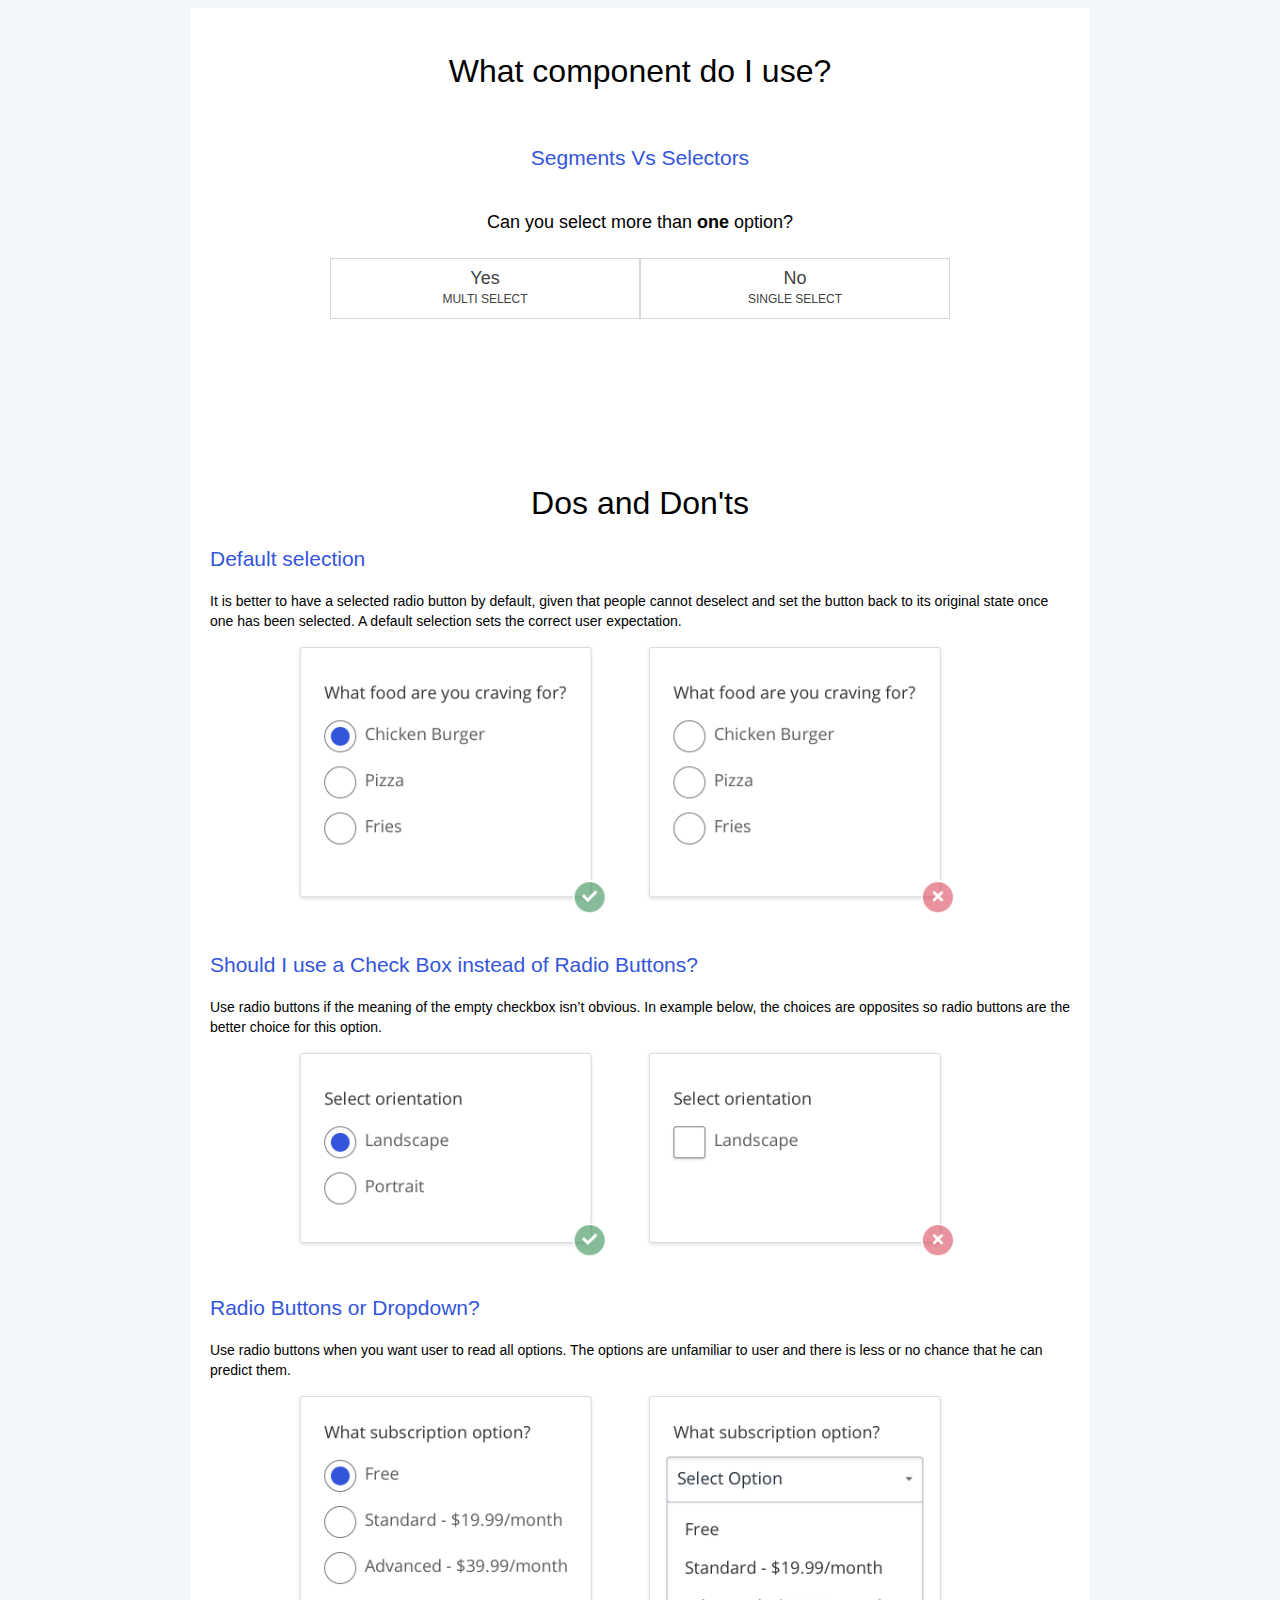
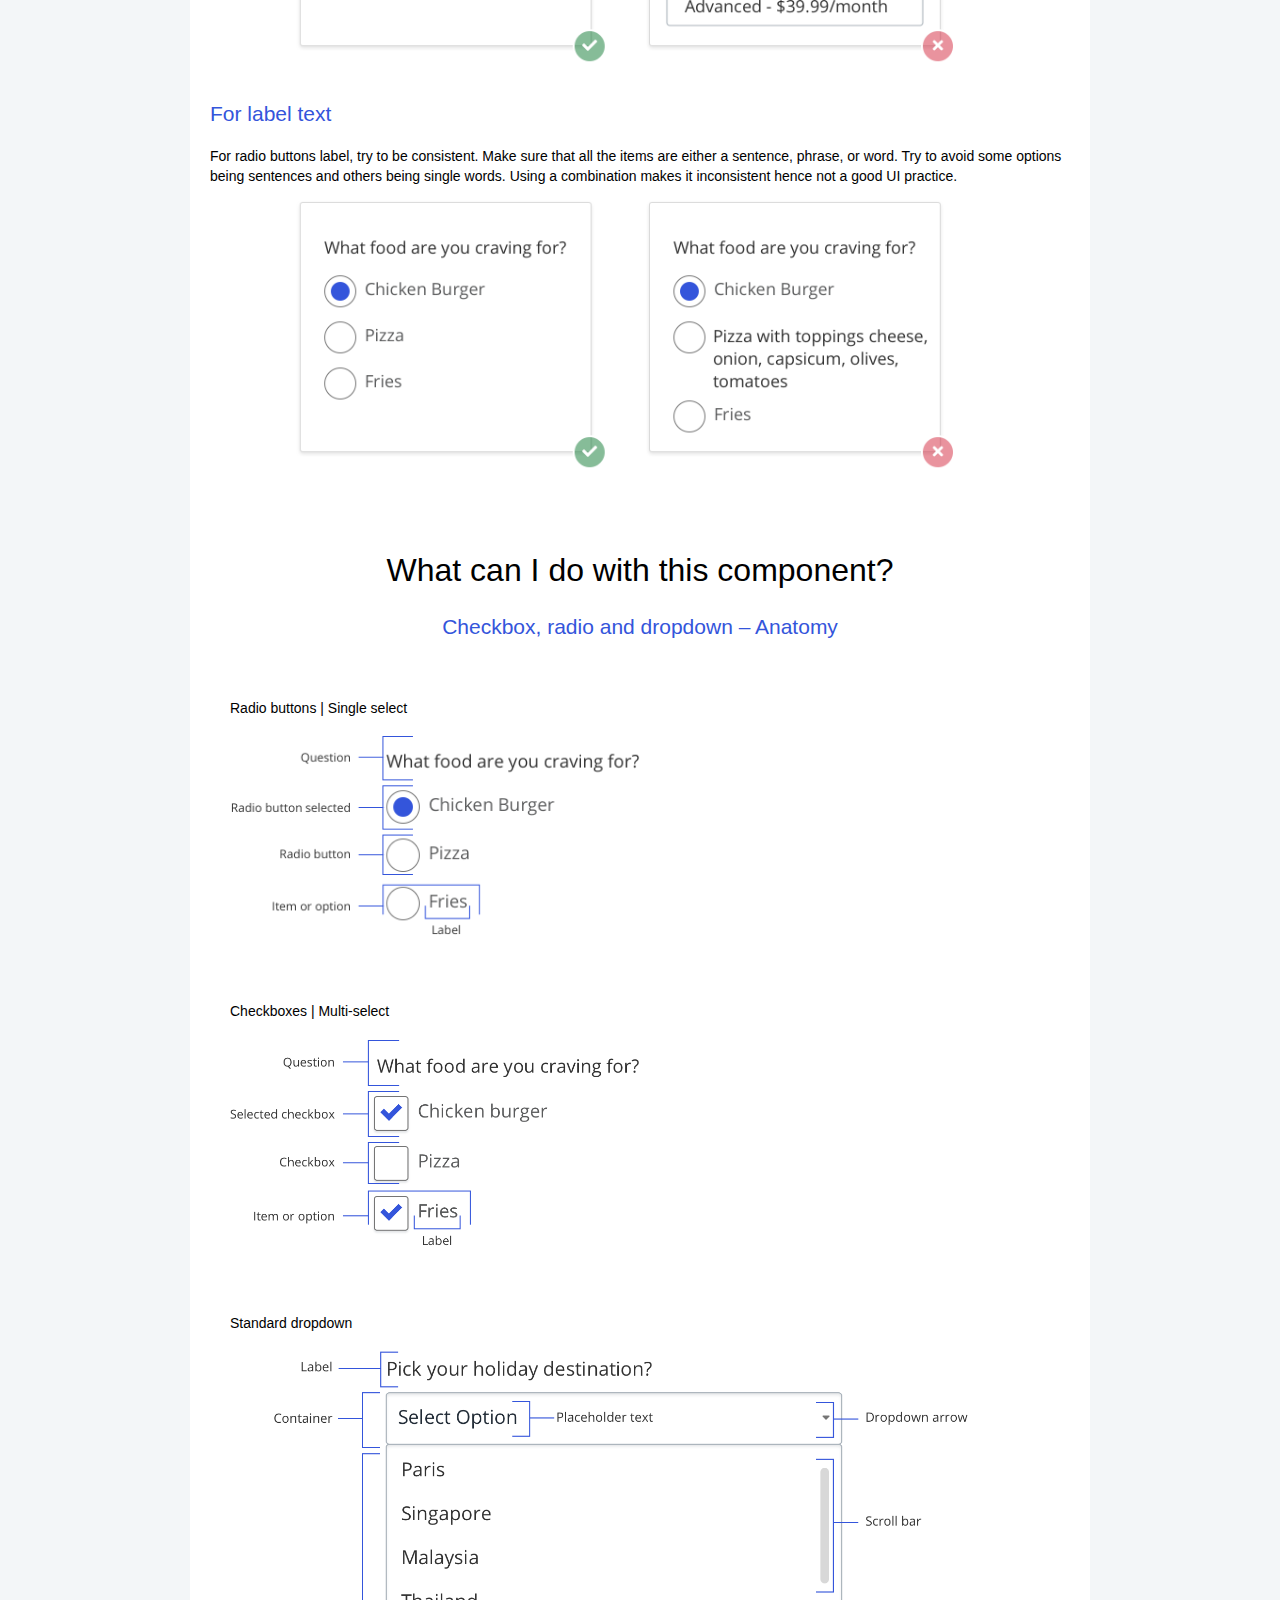
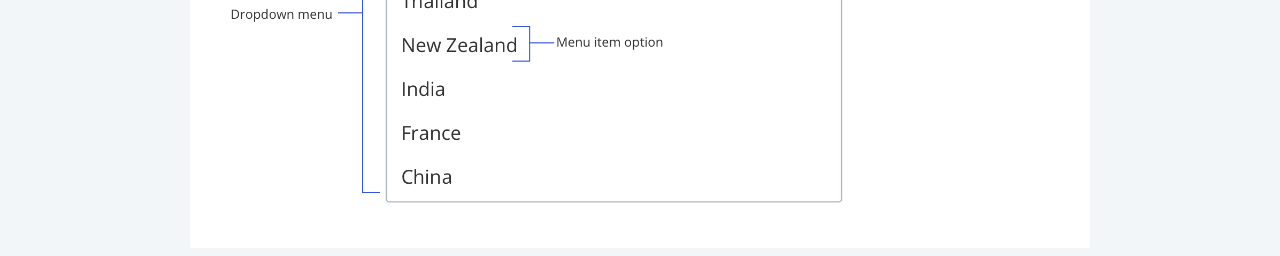
<file: designsystem/index.html>
<!DOCTYPE html>
<html lang="en">

<head>
    <link href="https://cdnjs.cloudflare.com/ajax/libs/font-awesome/4.2.0/css/font-awesome.min.css">
    <link rel="stylesheet" href="main.css">
</head>

<body>
   <section class="decision-tree" style="min-height: 267px;">
        <div class="full-width-bg-white cushion-top-bottom">
            <div class="container text-center text-left-mobile cushion-bottom" style="background: white">
                 <h1>What component do I use?</h1>
                <h2><br>Segments Vs Selectors</h2>
                <div id="q1" class="visible">
                    <div class="max-620 question">
                        Can you select more than <b>one</b> option?<br><br>
                        <div class="btn-group btn-group-justified available-answers">
                            <div class="btn btn-radio btn-block no-icons">
                                <input type="radio" name="q1" id="answer-1-a" value="q1-option1">
                                <label for="answer-1-a" class="">
                                    Yes
                                    <br>
                                    <span>Multi select</span>
                                </label>
                            </div>
                            <div class="btn btn-radio btn-block no-icons">
                                <input type="radio" name="q1" id="answer-1-b" value="q1-option2">
                                <label for="answer-1-b" class="">
                                    No
                                    <br>
                                    <span>Single select</span>
                                </label>
                            </div>
                        </div>
                    </div>
                </div>

                <!--CHECKBOX | YES-->

                <div id="q1-option1" class="hidden">
                    <svg version="1.1" xmlns="http://www.w3.org/2000/svg" class="connector connector-2-left max-620">

                        <line x1="25%" y1="0%" x2="25%" y2="30%" class="connector-line"></line>
                        <line x1="25%" y1="30%" x2="50%" y2="65%" class="connector-line"></line>
                        <line x1="50%" y1="65%" x2="50%" y2="100%" class="connector-line"></line>
                    </svg>
                    <div class="max-620 question">
                        How many options can you select from?
                        <br><br>

                        <div class="btn-group btn-group-justified available-answers">
                            <div class="btn btn-radio btn-block no-icons">
                                <input type="radio" name="q1a" id="answer-1a-a" value="a1a">
                                <label for="answer-1a-a" class="">2-3 options</label>
                            </div>
                            <div class="btn btn-radio btn-block no-icons">
                                <input type="radio" name="q1a" id="answer-1a-b" value="a1b">
                                <label for="answer-1a-b" class="">4-7 options</label>
                            </div>
                            <div class="btn btn-radio btn-block no-icons">
                                <input type="radio" name="q1a" id="answer-1a-c" value="a1c">
                                <label for="answer-1a-c" class="">> 8 options</label>
                            </div>
                            <div class="btn btn-radio btn-block no-icons">
                                <input type="radio" name="q1a" id="answer-1a-d" value="a1d">
                                <label for="answer-1a-d" class="">> 16 options</label>
                            </div>
                        </div>
                    </div>
                </div>

                <div id="a1a" class="hidden">
                    <svg version="1.1" xmlns="http://www.w3.org/2000/svg" class="connector connector-2-left max-620">
                        <line x1="12.5%" y1="0%" x2="12.5%" y2="30%" class="connector-line"></line>
                        <line x1="12.5%" y1="30%" x2="50%" y2="65%" class="connector-line"></line>
                        <line x1="50%" y1="65%" x2="50%" y2="100%" class="connector-line"></line>
                    </svg>

                    <div class="answer max-620">
                        <h3>Checkbox list</h3>
                        <p>Checkboxes are used when there are lists of options and the user may select any number of choices. Each checkbox is independent of all other checkboxes in the list, so checking one box doesn't uncheck the others.</p>
                        <h2 style="text-align: left; ">For example</h2>
                        <img src="images/checkbox-list.gif" style="max-width:70%">
                        
                        <h3>Checkbox icon list</h3>
                        <p>Our brains process visual images significantly faster than text. Icon/visual selector are immediately recognisable without the need of much explanation. </p>
                        <h2 style="text-align: left; margin: 0">For example</h2>
                        <img src="images/checkbox-icon.png" style="max-width:100%">
                    </div>
                </div>

                <div id="a1b" class="hidden">
                    <svg version="1.1" xmlns="http://www.w3.org/2000/svg" class="connector connector-3-right max-620">
                        <line x1="37.5%" y1="0%" x2="37.5%" y2="30%" class="connector-line"></line>
                        <line x1="37.5%" y1="30%" x2="50%" y2="65%" class="connector-line"></line>
                        <line x1="50%" y1="65%" x2="50%" y2="100%" class="connector-line"></line>
                    </svg>

                    <div class="answer max-620">
                        <h3>Checkbox list</h3>
                        <p>Checkboxes are used when there are lists of options and the user may select any number of choices. Each checkbox is independent of all other checkboxes in the list, so checking one box doesn't uncheck the others.</p>
                        <h2 style="text-align: left; margin: 0">For example</h2>
                        <img src="images/checkbox-4to7.png" style="max-width:70%">
                    </div>
                </div>
                
                <div id="a1c" class="hidden">
                    <svg version="1.1" xmlns="http://www.w3.org/2000/svg" class="connector connector-3-right max-620">
                        <line x1="62.5%" y1="0%" x2="62.5%" y2="30%" class="connector-line"></line>
                        <line x1="62.5%" y1="30%" x2="50%" y2="65%" class="connector-line"></line>
                        <line x1="50%" y1="65%" x2="50%" y2="100%" class="connector-line"></line>
                    </svg>

                    <div class="answer max-620">
                        <h3>Multiple selection</h3>
                        <p>Multi selection can be used when a user wants to store multiple values for the same record. </p>
                        <h2 style="text-align: left; margin: 0px ">For example</h2>
                        <img src="multi-select.gif" style="max-width:100%">
                    </div>
                </div>
            <div id="a1d" class="hidden">
                    <svg version="1.1" xmlns="http://www.w3.org/2000/svg" class="connector connector-3-right max-620">
                        <line x1="87.5%" y1="0%" x2="87.5%" y2="30%" class="connector-line"></line>
                        <line x1="87.5%" y1="30%" x2="50%" y2="65%" class="connector-line"></line>
                        <line x1="50%" y1="65%" x2="50%" y2="100%" class="connector-line"></line>
                    </svg>

                    <div class="answer max-620">
                        <h3>Multiple search selection</h3>
                        <p>A selection dropdown can allow a user to search through a large list of choices.</p>
                        <h2 style="text-align: left; margin: 0px ">For example</h2>
                        <img src="images/multiple-search-select.gif" style="max-width:100%">
                    </div>
                </div>

                <!--RADIO | NO-->

                <div id="q1-option2" class="hidden">
                    <svg version="1.1" xmlns="http://www.w3.org/2000/svg" class="connector connector-2-right max-620">
                        <line x1="83.3%" y1="0%" x2="83.3%" y2="30%" class="connector-line"></line>
                        <line x1="83.3%" y1="30%" x2="50%" y2="65%" class="connector-line"></line>
                        <line x1="50%" y1="65%" x2="50%" y2="100%" class="connector-line"></line>
                    </svg>

                    <div class="max-620 question">
                        How many options can you select from?<br><br>
                        <div class="btn-group btn-group-justified available-answers">
                            <div class="btn btn-radio btn-block no-icons">
                                <input type="radio" name="q1b" id="question-1b-a" value="q2a">
                                <label for="question-1b-a" class="">2 option</label>
                            </div>
                            <div class="btn btn-radio btn-block no-icons">
                                <input type="radio" name="q1b" id="question-1b-b" value="q2b">
                                <label for="question-1b-b" class="">3-7 options</label>
                            </div>
                            <div class="btn btn-radio btn-block no-icons">
                                <input type="radio" name="q1b" id="question-1b-c" value="q2c">
                                <label for="question-1b-c" class="">> 8 options</label>
                            </div>
                            <div class="btn btn-radio btn-block no-icons">
                                <input type="radio" name="q1b" id="question-1b-d" value="q2d">
                                <label for="question-1b-d" class="">> 16 options</label>
                            </div>
                        </div>
                    </div>
                </div>

                <div id="q2a" class="hidden">
                      <svg version="1.1" xmlns="http://www.w3.org/2000/svg" class="connector connector-2-left max-620">
                        <line x1="12.5%" y1="0%" x2="12.5%" y2="30%" class="connector-line"></line>
                        <line x1="12.5%" y1="30%" x2="50%" y2="65%" class="connector-line"></line>
                        <line x1="50%" y1="65%" x2="50%" y2="100%" class="connector-line"></line>
                    </svg>


                    <div class="max-620 answer">


                        <div class="btn-group btn-group-justified available-answers">
                            <div >
                                <h3>A toggle switch</h3>
                                <p>A toggle switch represents a physical switch and is an “either/or” control<br></p>
                                <img src="images/toggle-yes-no.gif"  style="max-width: 250px">
                                
                            </div>
                            
                            <div >
                                
                                <h3>A stand-alone checkbox</h3>
                                <p>A stand-alone checkbox is usually used at the end of a form to confirm that the user agrees to certain conditions.</p>
                                <img src="images/iagree.gif"  style="max-width: 180px">
                            </div>
                            
                            <div >
                                
                                <h3>Radio icon list</h3>
                        <p>Our brains process visual images significantly faster than text. Icon/visual selector are immediately recognisable without the need of much explanation. </p>
                        <h2 style="text-align: left; margin: 0">For example</h2>
                        <img src="images/radio-icon-2.gif" style="max-width: 80%">
                            </div>
                        </div>
                    </div>
                </div>

                <div id="q2b" class="hidden">
                                     <svg version="1.1" xmlns="http://www.w3.org/2000/svg" class="connector connector-3-right max-620">
                        <line x1="37.5%" y1="0%" x2="37.5%" y2="30%" class="connector-line"></line>
                        <line x1="37.5%" y1="30%" x2="50%" y2="65%" class="connector-line"></line>
                        <line x1="50%" y1="65%" x2="50%" y2="100%" class="connector-line"></line>
                    </svg>

                    <div class="max-620 question">
                        Are the options short (1-2 words)?
                        <br><br>

                        <div class="btn-group btn-group-justified available-answers">
                            <div class="btn btn-radio btn-block no-icons">
                                <input type="radio" name="q2b" id="answer-2b-a" value="a2a">
                                <label for="answer-2b-a" class="">Yes</label>
                            </div>
                            <div class="btn btn-radio btn-block no-icons">
                                <input type="radio" name="q2b" id="answer-2b-b" value="a2b">
                                <label for="answer-2b-b" class="">No</label>
                            </div>
                        </div>
                    </div>
                </div>

                <div id="a2a" class="hidden">
                    <svg version="1.1" xmlns="http://www.w3.org/2000/svg" class="connector connector-2-left max-620">
                        <line x1="25%" y1="0%" x2="25%" y2="30%" class="connector-line"></line>
                        <line x1="25%" y1="30%" x2="50%" y2="65%" class="connector-line"></line>
                        <line x1="50%" y1="65%" x2="50%" y2="100%" class="connector-line"></line>
                    </svg>

                    <div class="answer max-620">

                        <h3>Segmented Control</h3>
                        <p>A segmented control is a linear set of two or more segments, each of which functions as a mutually exclusive button.</p>
                        <img src="images/segment.gif"  style="width:50%">
                        <br><br>
                        <h3>Radio icon list</h3>
                        <p>Our brains process visual images significantly faster than text. Icon/visual selector are immediately recognisable without the need of much explanation. </p>
                        <h2 style="text-align: left; margin: 0">For example</h2>
                        <img src="images/radio-icon-3.gif" style="max-width:100%">
                    </div>
                </div>

                <div id="a2b" class="hidden">
                    <svg version="1.1" xmlns="http://www.w3.org/2000/svg" class="connector connector-3-right max-620">
                        <line x1="83.3%" y1="0%" x2="83.3%" y2="30%" class="connector-line"></line>
                        <line x1="83.3%" y1="30%" x2="50%" y2="65%" class="connector-line"></line>
                        <line x1="50%" y1="65%" x2="50%" y2="100%" class="connector-line"></line>
                    </svg>

                    <div class="answer max-620">
                        <h3>Radio button list</h3>
                        <p>Radio button lists are used when the user needs to select a single option out of a list of options.</p>
                        <img src="images/radio-list.gif"  style="width:80%">
                    </div>
                </div>

                <div id="q2c" class="hidden">
                   <svg version="1.1" xmlns="http://www.w3.org/2000/svg" class="connector connector-3-right max-620">
                        <line x1="62.5%" y1="0%" x2="62.5%" y2="30%" class="connector-line"></line>
                        <line x1="62.5%" y1="30%" x2="50%" y2="65%" class="connector-line"></line>
                        <line x1="50%" y1="65%" x2="50%" y2="100%" class="connector-line"></line>
                    </svg>

                    <div class="max-620 answer">
                        <h3>Dropdown / Select</h3>
                        <p>A drop-down or select is a list of options that is only revealed when a user interacts by clicking on it</p>
                        <img src="Select.png" style="max-width: 50%">
                    </div>
                </div>
                 <div id="q2d" class="hidden">
                    <svg version="1.1" xmlns="http://www.w3.org/2000/svg" class="connector connector-3-right max-620">
                        <line x1="87.5%" y1="0%" x2="87.5%" y2="30%" class="connector-line"></line>
                        <line x1="87.5%" y1="30%" x2="50%" y2="65%" class="connector-line"></line>
                        <line x1="50%" y1="65%" x2="50%" y2="100%" class="connector-line"></line>
                    </svg>

                    <div class="answer max-620">
                        <h3>Single search selection</h3>
                        <p>A selection dropdown can allow a user to search through a large list of choices.</p>
                        <h2 style="text-align: left; margin: 0px ">For example</h2>
                        <img src="images/search-select1.gif" style="max-width:100%">
                    </div>
                </div>

                <div style="width: 100%; height: 100px;"></div>


            </div>

        </div>
    </section>
    <section>
        <div class="full-width-bg-white cushion-top-bottom">
            <div class="container text-left text-left-mobile cushion-bottom" style="background: white">
                <h1> Dos and Don'ts</h1>
                <div class="do">
                    <h2>Default selection</h2>
                    <p>It is better to have a selected radio button by default, given that people cannot deselect and set the button back to its original state once one has been selected. A default selection sets the correct user expectation.</p>
                    <img src="do1.png" style="max-width:80%" class="img-text-center">
                </div>
                <div class="do">
                    <h2>Should I use a Check Box instead of Radio Buttons?</h2>
                    <p>Use radio buttons if the meaning of the empty checkbox isn’t obvious. In example below, the choices are opposites so radio buttons are the better choice for this option.</p>
                    <img src="do2.png" style="max-width:80%"  class="img-text-center">
                </div>
                <div class="do">
                    <h2>Radio Buttons or Dropdown?</h2>
                    <p>Use radio buttons when you want user to read all options.
                        The options are unfamiliar to user and there is less or no chance that he can predict them.
                    </p>
                    <img src="do3.png" style="max-width:80%"  class="img-text-center">
                </div>
                <div class="do">
                    <h2>For label text</h2>
                    <p>For radio buttons label, try to be consistent. 
Make sure that all the items are either a sentence, phrase, or word. Try to avoid some options being sentences and others being single words. Using a combination makes it inconsistent hence not a good UI practice.
                    </p>
                    <img src="do4.png" style="max-width:80%"  class="img-text-center">
                </div>
            </div>
        </div>

    </section>

   
    
    
    <section>
         <div class="container text-center text-left-mobile cushion-bottom" style="background: white">
           <h1>What can I do with this component?</h1>
             <h2>Checkbox, radio and dropdown – Anatomy</h2>
            <div class="container text-left">
                <h4>Radio buttons | Single select </h4>
                <img src="anatomy-radio.png" class="image-pure" style="max-width:50%">
            </div>
            <div  class="container text-left">
                <h4>Checkboxes | Multi-select </h4>
                <img src="anatomy-checkbox.png" class="image-pure" style="max-width:50%">
            </div>
              <div  class="container text-left">
                <h4>Standard dropdown</h4>
                <img src="anatomy-selectdropdown.png" class="image-pure" style="max-width:90%">
            </div>
        </div>
    </section>


    <section style="display: none">
        <div class="container">
            <h1><br>When to use a radio button</h1>
            <div class="text-left">
                <ul>
                    <li>When you only want the user to select one item</li>
                    <li>If you have fewer than six options</li>
                    <li>When you want to force a selection of one</li>
                    <li>If the question has only two options that are YES/NO</li>
                    <li>If your options are short, consider using multiple choice toggle.</li>
                </ul>
            </div>

        </div>
    </section>
    <section  style="display: none">
        <div class="container">
            <h1><br>When to use checkboxes</h1>
            <div class="text-left">
                <ul>
                    <li>When you want the user to select more than one option or even none</li>
                    <li>When you have to say YES, I have read terms and conditions. </li>

                </ul>
            </div>
            <br><br><br>
        </div>
    </section>
    <script>
        function recordAllAnswers(e) {
            var n = ["q1"],
                t = document.querySelectorAll("input:checked");
            for (i = 0; i < t.length && (n.push(t[i].value), t[i] != e); i++);
            return n
        }

        function renderQuestions(e) {
            hideAllQuestions(), showQuestions(e), setTimeout(function() {
                var i = e.pop(),
                    n = document.getElementById(i).offsetTop;
                $("html, body").animate({
                    scrollTop: n - 200
                })
            }, 50)
        }

        function showQuestions(e) {
            for (i = 0; i < e.length; i++) document.getElementById(e[i]).className = "visible";
            var n = document.querySelectorAll(".hidden input");
            for (i = 0; i < n.length; i++) n[i].checked = !1
        }

        function hideAllQuestions() {
            var e = document.querySelectorAll(".hidden, .visible");
            for (i = 0; i < e.length; i++) e[i].className = "hidden"
        }
        var inputs = document.querySelectorAll(".decision-tree input[type=radio]");
        for (i = 0; i < inputs.length; i++) inputs[i].addEventListener("click", function(e) {
            e || (e = window.event);
            var i = recordAllAnswers(e.target);
            renderQuestions(i)
        });
    </script>



</body></html>
</file>
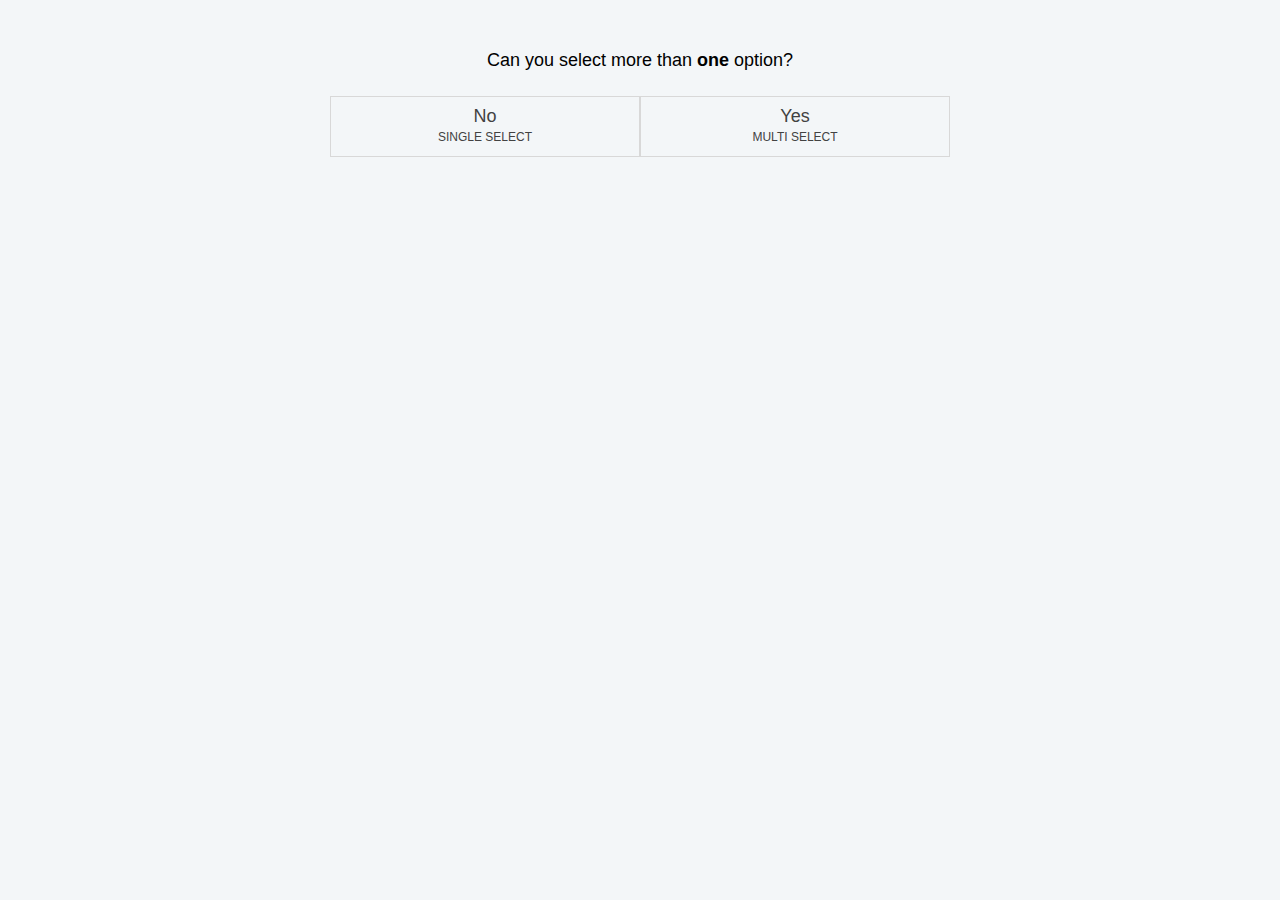
<file: RadioCheckbox/decisiontree.html>
<!DOCTYPE html>
<html lang="en">

<head>
    <link href="https://cdnjs.cloudflare.com/ajax/libs/font-awesome/4.2.0/css/font-awesome.min.css">
    <link rel="stylesheet" href="main.css">
</head>

<body>
    <section id="lisa-recommender" class="decision-tree" style="min-height: 667px;">
        <div class="full-width-bg-white cushion-top-bottom">
            <div class="container text-center text-left-mobile cushion-bottom">

                <div id="q0" class="visible">
                    <div class="max-620 question">
                        Can you select more than <b>one</b> option?<br><br>
                        <div class="btn-group btn-group-justified available-answers">
                            <div class="btn btn-radio btn-block no-icons">
                                <input type="radio" name="q0" id="answer-0-b" value="q0a">
                                <label for="answer-0-b" class="">
                                    No
                                    <br>
                                    <span>Single select</span>
                                </label>
                            </div>
                            <div class="btn btn-radio btn-block no-icons">
                                <input type="radio" name="q0" id="answer-0-a" value="q0b">
                                <label for="answer-0-a" class="">
                                    Yes
                                    <br>
                                    <span>Multi select</span>
                                </label>
                            </div>

                        </div>
                    </div>
                </div>
                <div id="q0a" class="hidden">
                    <svg version="1.1" xmlns="http://www.w3.org/2000/svg" class="connector connector-2-left max-620">
                        <line x1="25%" y1="0%" x2="25%" y2="30%" class="connector-line"></line>
                        <line x1="25%" y1="30%" x2="50%" y2="65%" class="connector-line"></line>
                        <line x1="50%" y1="65%" x2="50%" y2="100%" class="connector-line"></line>
                    </svg>
                    <div class="answer max-620">
                        <p>Unfortunately, you have to be a UK resident for tax purposes to open a Lifetime ISA. However, there are other smart ways to invest and make your money work harder:</p>

                        <section>
                            <div class="row">
                                <div class="col-xs-12 decision-tree-product-card">
                                    <a href="/general-investment-account" target="_blank">
                                        <h3 class="product-title-bar">General investing <span class="svg__inline text pull-right"><svg width="8px" height="12px" viewBox="0 0 11 16" version="1.1" xmlns="http://www.w3.org/2000/svg" xmlns:xlink="http://www.w3.org/1999/xlink">
                                                    <g transform="translate(-3.000000, 0.000000)">
                                                        <polygon class="svg_polygon_" fill="#000000" points="3.66666667 14.1333333 9.93333333 8 3.66666667 1.86666667 5.53333333 0 13.6666667 8 5.53333333 16"></polygon>
                                                    </g>
                                                </svg>
                                            </span></h3>
                                    </a>
                                </div>

                            </div>
                        </section>

                    </div>
                </div>
                
                <div id="q0b" class="hidden">
                    <div class="max-620 question">
                        How many options for Multi-select?<br><br>
                        <div class="btn-group btn-group-justified available-answers">
                            <div class="btn btn-radio btn-block no-icons">
                                <input type="radio" name="q0" id="answer-1-a" value="a1a">
                                <label for="answer-1-a" class="">
                                    2-5
                                    
                                </label>
                            </div>
                            <div class="btn btn-radio btn-block no-icons">
                                <input type="radio" name="q0" id="answer-1-b" value="a1b">
                                <label for="answer-1-b" class="">
                                   Greater than 5
                                </label>
                            </div>

                        </div>
                    </div>
                </div>
                
                <div id="a1a" class="hidden">
                    <svg version="1.1" xmlns="http://www.w3.org/2000/svg" class="connector connector-2-right max-620">
                        </defs>
                        <line x1="75%" y1="0%" x2="75%" y2="30%" class="connector-line"></line>
                        <line x1="75%" y1="30%" x2="50%" y2="65%" class="connector-line"></line>
                        <line x1="50%" y1="65%" x2="50%" y2="100%" class="connector-line"></line>
                    </svg>

                    <div class="max-620 answer text-left">
                        Checkboxes are used when there are lists of options and the user may select any number of choices, including zero, one, or several. In other words, each checkbox is independent of all other checkboxes in the list, so checking one box doesn't uncheck the others.
                        <br><br>
                        <h2>Example:</h2>
                        <div class="btn-group  available-answers">
                            <input type="checkbox"><label> Option 1 </label><br>
                            <input type="checkbox"><label> Option 2 </label><br>
                            <input type="checkbox"><label> Option 3 </label><br>
                            <input type="checkbox"><label> Option 4 </label><br>
                            <input type="checkbox"><label> Option 5 </label><br>

                        </div>
                    </div>
                </div>



                <div id="q1a" class="hidden">
                    <svg version="1.1" xmlns="http://www.w3.org/2000/svg" class="connector connector-2-left max-620">
                        <line x1="25%" y1="0%" x2="25%" y2="30%" class="connector-line"></line>
                        <line x1="25%" y1="30%" x2="50%" y2="65%" class="connector-line"></line>
                        <line x1="50%" y1="65%" x2="50%" y2="100%" class="connector-line"></line>
                    </svg>

                    <div class="max-620 answer">

                        <div class="btn-group btn-group-justified available-answers">
                            <input id="checkbox1" name="checkbox" type="checkbox" checked="checked"> <label for="checkbox1">Choice A</label>
                        </div>
                    </div>
                </div>

              

                <div id="q2a" class="hidden">
                    <svg version="1.1" xmlns="http://www.w3.org/2000/svg" class="connector connector-3-left max-620">
                        <line x1="16.6%" y1="0%" x2="16.6%" y2="30%" class="connector-line"></line>
                        <line x1="16.6%" y1="30%" x2="50%" y2="65%" class="connector-line"></line>
                        <line x1="50%" y1="65%" x2="50%" y2="100%" class="connector-line"></line>
                    </svg>

                    <div class="max-620 question">
                        Will your first home cost more than £450,000?
                        <br><br>

                        <div class="btn-group btn-group-justified available-answers">
                            <div class="btn btn-radio btn-block no-icons">
                                <input type="radio" name="q2a" id="answer-2a-a" value="a3a">
                                <label for="answer-2a-a" class="">Yes or unsure</label>
                            </div>
                            <div class="btn btn-radio btn-block no-icons">
                                <input type="radio" name="q2a" id="answer-2a-b" value="q3a">
                                <label for="answer-2a-b" class="">No</label>
                            </div>
                        </div>
                    </div>
                </div>

                <div id="q2b" class="hidden">
                    <svg version="1.1" xmlns="http://www.w3.org/2000/svg" class="connector connector-3-middle max-620">
                        <line x1="50%" y1="0%" x2="50%" y2="100%" class="connector-line"></line>
                    </svg>

                    <div class="max-620 question">
                        What is your current employment status?
                        <br><br>

                        <div class="btn-group btn-group-justified available-answers">
                            <div class="btn btn-radio btn-block no-icons">
                                <input type="radio" name="q2b" id="answer-2b-a" value="a3b">
                                <label for="answer-2b-a" class="">Employed</label>
                            </div>
                            <div class="btn btn-radio btn-block no-icons">
                                <input type="radio" name="q2b" id="answer-2b-b" value="a3c">
                                <label for="answer-2b-b" class="">Self-employed</label>
                            </div>
                            <div class="btn btn-radio btn-block no-icons">
                                <input type="radio" name="q2b" id="answer-2b-c" value="a3d">
                                <label for="answer-2b-c" class="">Not employed</label>
                            </div>
                        </div>
                    </div>
                </div>

                <div id="a2b" class="hidden">
                    <svg version="1.1" xmlns="http://www.w3.org/2000/svg" class="connector connector-3-right max-620">
                        <line x1="83.3%" y1="0%" x2="83.3%" y2="30%" class="connector-line"></line>
                        <line x1="83.3%" y1="30%" x2="50%" y2="65%" class="connector-line"></line>
                        <line x1="50%" y1="65%" x2="50%" y2="100%" class="connector-line"></line>
                    </svg>

                    <div class="answer max-620">
                        <div class="answer-head">Points for you to think about</div>
                        <p>
                            If you withdraw your money from a Lifetime ISA before you’re 60 and it’s not to buy your first home, you’ll usually pay a 25% government penalty, so you may get back less than you put in.
                        </p>
                        <p>This penalty will not apply to other ways of saving.</p>
                        <hr>
                        <p>If you would like to do more research, here are the ways you can invest:</p>
                        <br>
                        <section>

                            <div class="row">

                                <div class="col-xs-12 col-sm-6 decision-tree-product-card">
                                    <a href="/isas" target="_blank">
                                        <h3 class="product-title-bar">ISA <span class="svg__inline text pull-right"><svg width="8px" height="12px" viewBox="0 0 11 16" version="1.1" xmlns="http://www.w3.org/2000/svg" xmlns:xlink="http://www.w3.org/1999/xlink">
                                                    <g transform="translate(-3.000000, 0.000000)">
                                                        <polygon class="svg_polygon_" fill="#000000" points="3.66666667 14.1333333 9.93333333 8 3.66666667 1.86666667 5.53333333 0 13.6666667 8 5.53333333 16"></polygon>
                                                    </g>
                                                </svg>
                                            </span></h3>
                                    </a>
                                </div>

                                <div class="col-xs-12 col-sm-6 decision-tree-product-card">
                                    <a href="/lifetime-isa" target="_blank">
                                        <h3 class="product-title-bar">Lifetime ISA <span class="svg__inline text pull-right"><svg width="8px" height="12px" viewBox="0 0 11 16" version="1.1" xmlns="http://www.w3.org/2000/svg" xmlns:xlink="http://www.w3.org/1999/xlink">
                                                    <g transform="translate(-3.000000, 0.000000)">
                                                        <polygon class="svg_polygon_" fill="#000000" points="3.66666667 14.1333333 9.93333333 8 3.66666667 1.86666667 5.53333333 0 13.6666667 8 5.53333333 16"></polygon>
                                                    </g>
                                                </svg>
                                            </span></h3>
                                    </a>
                                </div>

                                <div class="col-xs-12 col-sm-6 decision-tree-product-card">
                                    <a href="/pensions" target="_blank">
                                        <h3 class="product-title-bar">Pension <span class="svg__inline text pull-right"><svg width="8px" height="12px" viewBox="0 0 11 16" version="1.1" xmlns="http://www.w3.org/2000/svg" xmlns:xlink="http://www.w3.org/1999/xlink">
                                                    <g transform="translate(-3.000000, 0.000000)">
                                                        <polygon class="svg_polygon_" fill="#000000" points="3.66666667 14.1333333 9.93333333 8 3.66666667 1.86666667 5.53333333 0 13.6666667 8 5.53333333 16"></polygon>
                                                    </g>
                                                </svg>
                                            </span></h3>
                                    </a>
                                </div>

                                <div class="col-xs-12 col-sm-6 decision-tree-product-card">
                                    <a href="/general-investment-account" target="_blank">
                                        <h3 class="product-title-bar">General investing <span class="svg__inline text pull-right"><svg width="8px" height="12px" viewBox="0 0 11 16" version="1.1" xmlns="http://www.w3.org/2000/svg" xmlns:xlink="http://www.w3.org/1999/xlink">
                                                    <g transform="translate(-3.000000, 0.000000)">
                                                        <polygon class="svg_polygon_" fill="#000000" points="3.66666667 14.1333333 9.93333333 8 3.66666667 1.86666667 5.53333333 0 13.6666667 8 5.53333333 16"></polygon>
                                                    </g>
                                                </svg>
                                            </span></h3>
                                    </a>
                                </div>

                            </div>
                        </section>

                    </div>
                </div>

                <div id="q3a" class="hidden">
                    <svg version="1.1" xmlns="http://www.w3.org/2000/svg" class="connector connector-2-right max-620">
                        <line x1="75%" y1="0%" x2="75%" y2="30%" class="connector-line"></line>
                        <line x1="75%" y1="30%" x2="50%" y2="65%" class="connector-line"></line>
                        <line x1="50%" y1="65%" x2="50%" y2="100%" class="connector-line"></line>
                    </svg>

                    <div class="max-620 question">
                        Do you plan to buy this home in the next 3 years?
                        <br><br>

                        <div class="btn-group btn-group-justified available-answers">
                            <div class="btn btn-radio btn-block no-icons">
                                <input type="radio" name="q3a" id="answer-3a-a" value="a4b">
                                <label for="answer-3a-a" class="">Yes</label>
                            </div>
                            <div class="btn btn-radio btn-block no-icons">
                                <input type="radio" name="q3a" id="answer-3a-b" value="a4a">
                                <label for="answer-3a-b" class="">No</label>
                            </div>
                        </div>
                    </div>
                </div>

                <div id="a3a" class="hidden">
                    <svg version="1.1" xmlns="http://www.w3.org/2000/svg" class="connector connector-2-left max-620">
                        <line x1="25%" y1="0%" x2="25%" y2="30%" class="connector-line"></line>
                        <line x1="25%" y1="30%" x2="50%" y2="65%" class="connector-line"></line>
                        <line x1="50%" y1="65%" x2="50%" y2="100%" class="connector-line"></line>
                    </svg>

                    <div class="answer max-620">
                        <div class="answer-head">Points for you to think about</div>
                        <p>If the home you buy costs more than £450,000, you won’t be able to use Lifetime ISA savings for your deposit without incurring a 25% penalty &mdash; and you may get back less than you put in. However you could instead leave the money invested in a Lifetime ISA until you are 60 and use it then without penalty.</p>
                        <p>This penalty doesn’t apply to other ways of saving such as an ISA or general investment account although those products don’t offer the 25% bonus.</p>
                        <hr>
                        <p>If you would like to do more research, here are the ways you can invest:</p>
                        <br>
                        <section>

                            <div class="row">

                                <div class="col-xs-12 col-sm-6 decision-tree-product-card">
                                    <a href="/isas" target="_blank">
                                        <h3 class="product-title-bar">ISA <span class="svg__inline text pull-right"><svg width="8px" height="12px" viewBox="0 0 11 16" version="1.1" xmlns="http://www.w3.org/2000/svg" xmlns:xlink="http://www.w3.org/1999/xlink">
                                                    <g transform="translate(-3.000000, 0.000000)">
                                                        <polygon class="svg_polygon_" fill="#000000" points="3.66666667 14.1333333 9.93333333 8 3.66666667 1.86666667 5.53333333 0 13.6666667 8 5.53333333 16"></polygon>
                                                    </g>
                                                </svg>
                                            </span></h3>
                                    </a>
                                </div>

                                <div class="col-xs-12 col-sm-6 decision-tree-product-card">
                                    <a href="/lifetime-isa" target="_blank">
                                        <h3 class="product-title-bar">Lifetime ISA <span class="svg__inline text pull-right"><svg width="8px" height="12px" viewBox="0 0 11 16" version="1.1" xmlns="http://www.w3.org/2000/svg" xmlns:xlink="http://www.w3.org/1999/xlink">
                                                    <g transform="translate(-3.000000, 0.000000)">
                                                        <polygon class="svg_polygon_" fill="#000000" points="3.66666667 14.1333333 9.93333333 8 3.66666667 1.86666667 5.53333333 0 13.6666667 8 5.53333333 16"></polygon>
                                                    </g>
                                                </svg>
                                            </span></h3>
                                    </a>
                                </div>

                                <div class="col-xs-12 col-sm-6 decision-tree-product-card">
                                    <a href="/pensions" target="_blank">
                                        <h3 class="product-title-bar">Pension <span class="svg__inline text pull-right"><svg width="8px" height="12px" viewBox="0 0 11 16" version="1.1" xmlns="http://www.w3.org/2000/svg" xmlns:xlink="http://www.w3.org/1999/xlink">
                                                    <g transform="translate(-3.000000, 0.000000)">
                                                        <polygon class="svg_polygon_" fill="#000000" points="3.66666667 14.1333333 9.93333333 8 3.66666667 1.86666667 5.53333333 0 13.6666667 8 5.53333333 16"></polygon>
                                                    </g>
                                                </svg>
                                            </span></h3>
                                    </a>
                                </div>

                                <div class="col-xs-12 col-sm-6 decision-tree-product-card">
                                    <a href="/general-investment-account" target="_blank">
                                        <h3 class="product-title-bar">General investing <span class="svg__inline text pull-right"><svg width="8px" height="12px" viewBox="0 0 11 16" version="1.1" xmlns="http://www.w3.org/2000/svg" xmlns:xlink="http://www.w3.org/1999/xlink">
                                                    <g transform="translate(-3.000000, 0.000000)">
                                                        <polygon class="svg_polygon_" fill="#000000" points="3.66666667 14.1333333 9.93333333 8 3.66666667 1.86666667 5.53333333 0 13.6666667 8 5.53333333 16"></polygon>
                                                    </g>
                                                </svg>
                                            </span></h3>
                                    </a>
                                </div>

                            </div>
                        </section>

                    </div>
                </div>

                <div id="a3b" class="hidden">
                    <svg version="1.1" xmlns="http://www.w3.org/2000/svg" class="connector connector-3-left max-620">
                        <line x1="16.6%" y1="0%" x2="16.6%" y2="30%" class="connector-line"></line>
                        <line x1="16.6%" y1="30%" x2="50%" y2="65%" class="connector-line"></line>
                        <line x1="50%" y1="65%" x2="50%" y2="100%" class="connector-line"></line>
                    </svg>

                    <div class="answer max-620">
                        <div class="answer-head">Points for you to think about</div>
                        <p>You may receive <strong>employer-matched contributions</strong> towards your workplace pension. These contributions plus the tax relief available are likely to outweigh the Lifetime ISA 25% government bonus. Your employer is not obligated to make and/or match contributions to your Lifetime ISA.</p>
                        <p>If you’re a <strong>higher rate taxpayer</strong>, you may get 40% tax relief on your pension contributions.</p>
                        <p><strong>Additional rate taxpayers</strong> may get 45%.</p>
                        <p>If you’ve <strong>maxed out</strong> your annual or lifetime allowances for pensions, a Lifetime ISA is a further option.</p>
                        <hr>
                        <p>If you would like to do more research, here are the ways you can invest:</p>
                        <br>
                        <section>

                            <div class="row">

                                <div class="col-xs-12 col-sm-6 decision-tree-product-card">
                                    <a href="/isas" target="_blank">
                                        <h3 class="product-title-bar">ISA <span class="svg__inline text pull-right"><svg width="8px" height="12px" viewBox="0 0 11 16" version="1.1" xmlns="http://www.w3.org/2000/svg" xmlns:xlink="http://www.w3.org/1999/xlink">
                                                    <g transform="translate(-3.000000, 0.000000)">
                                                        <polygon class="svg_polygon_" fill="#000000" points="3.66666667 14.1333333 9.93333333 8 3.66666667 1.86666667 5.53333333 0 13.6666667 8 5.53333333 16"></polygon>
                                                    </g>
                                                </svg>
                                            </span></h3>
                                    </a>
                                </div>

                                <div class="col-xs-12 col-sm-6 decision-tree-product-card">
                                    <a href="/lifetime-isa" target="_blank">
                                        <h3 class="product-title-bar">Lifetime ISA <span class="svg__inline text pull-right"><svg width="8px" height="12px" viewBox="0 0 11 16" version="1.1" xmlns="http://www.w3.org/2000/svg" xmlns:xlink="http://www.w3.org/1999/xlink">
                                                    <g transform="translate(-3.000000, 0.000000)">
                                                        <polygon class="svg_polygon_" fill="#000000" points="3.66666667 14.1333333 9.93333333 8 3.66666667 1.86666667 5.53333333 0 13.6666667 8 5.53333333 16"></polygon>
                                                    </g>
                                                </svg>
                                            </span></h3>
                                    </a>
                                </div>

                                <div class="col-xs-12 col-sm-6 decision-tree-product-card">
                                    <a href="/pensions" target="_blank">
                                        <h3 class="product-title-bar">Pension <span class="svg__inline text pull-right"><svg width="8px" height="12px" viewBox="0 0 11 16" version="1.1" xmlns="http://www.w3.org/2000/svg" xmlns:xlink="http://www.w3.org/1999/xlink">
                                                    <g transform="translate(-3.000000, 0.000000)">
                                                        <polygon class="svg_polygon_" fill="#000000" points="3.66666667 14.1333333 9.93333333 8 3.66666667 1.86666667 5.53333333 0 13.6666667 8 5.53333333 16"></polygon>
                                                    </g>
                                                </svg>
                                            </span></h3>
                                    </a>
                                </div>

                                <div class="col-xs-12 col-sm-6 decision-tree-product-card">
                                    <a href="/general-investment-account" target="_blank">
                                        <h3 class="product-title-bar">General investing <span class="svg__inline text pull-right"><svg width="8px" height="12px" viewBox="0 0 11 16" version="1.1" xmlns="http://www.w3.org/2000/svg" xmlns:xlink="http://www.w3.org/1999/xlink">
                                                    <g transform="translate(-3.000000, 0.000000)">
                                                        <polygon class="svg_polygon_" fill="#000000" points="3.66666667 14.1333333 9.93333333 8 3.66666667 1.86666667 5.53333333 0 13.6666667 8 5.53333333 16"></polygon>
                                                    </g>
                                                </svg>
                                            </span></h3>
                                    </a>
                                </div>

                            </div>
                        </section>

                    </div>
                </div>

                <div id="a3c" class="hidden">
                    <svg version="1.1" xmlns="http://www.w3.org/2000/svg" class="connector connector-3-middle max-620">
                        <line x1="50%" y1="0%" x2="50%" y2="100%" class="connector-line"></line>
                    </svg>

                    <div class="answer max-620">
                        <div class="answer-head">Points for you to think about</div>
                        <p>You won’t have a workplace pension and won’t benefit from employer-matched contributions.</p>
                        <p>So a Lifetime ISA &mdash; and the 25% government bonus &mdash; may win over a pension, but this depends on your tax status and personal situation.</p>
                        <p>Self-employed basic rate taxpayers will receive an additional 25% via tax relief on money put into a pension, and you will need to decide whether a pension or Lifetime ISA is better for you.</p>
                        <p>Self-employed higher or additional rate taxpayers will benefit more from paying into a pension as the tax relief wins over the Lifetime ISA bonus.</p>
                        <p>If you’ve maxed out contributions on your pension(s) and you want to save more, the Lifetime ISA is a further option.</p>
                        <p>But remember, if you withdraw your money from a Lifetime ISA before you’re 60 and it’s not to buy your first home, you’ll usually pay a 25% government penalty, so you may get back less than you put in.</p>
                        <hr>
                        <p>If you would like to do more research, here are the ways you can invest:</p>
                        <br>
                        <section>

                            <div class="row">

                                <div class="col-xs-12 col-sm-6 decision-tree-product-card">
                                    <a href="/isas" target="_blank">
                                        <h3 class="product-title-bar">ISA <span class="svg__inline text pull-right"><svg width="8px" height="12px" viewBox="0 0 11 16" version="1.1" xmlns="http://www.w3.org/2000/svg" xmlns:xlink="http://www.w3.org/1999/xlink">
                                                    <g transform="translate(-3.000000, 0.000000)">
                                                        <polygon class="svg_polygon_" fill="#000000" points="3.66666667 14.1333333 9.93333333 8 3.66666667 1.86666667 5.53333333 0 13.6666667 8 5.53333333 16"></polygon>
                                                    </g>
                                                </svg>
                                            </span></h3>
                                    </a>
                                </div>

                                <div class="col-xs-12 col-sm-6 decision-tree-product-card">
                                    <a href="/lifetime-isa" target="_blank">
                                        <h3 class="product-title-bar">Lifetime ISA <span class="svg__inline text pull-right"><svg width="8px" height="12px" viewBox="0 0 11 16" version="1.1" xmlns="http://www.w3.org/2000/svg" xmlns:xlink="http://www.w3.org/1999/xlink">
                                                    <g transform="translate(-3.000000, 0.000000)">
                                                        <polygon class="svg_polygon_" fill="#000000" points="3.66666667 14.1333333 9.93333333 8 3.66666667 1.86666667 5.53333333 0 13.6666667 8 5.53333333 16"></polygon>
                                                    </g>
                                                </svg>
                                            </span></h3>
                                    </a>
                                </div>

                                <div class="col-xs-12 col-sm-6 decision-tree-product-card">
                                    <a href="/pensions" target="_blank">
                                        <h3 class="product-title-bar">Pension <span class="svg__inline text pull-right"><svg width="8px" height="12px" viewBox="0 0 11 16" version="1.1" xmlns="http://www.w3.org/2000/svg" xmlns:xlink="http://www.w3.org/1999/xlink">
                                                    <g transform="translate(-3.000000, 0.000000)">
                                                        <polygon class="svg_polygon_" fill="#000000" points="3.66666667 14.1333333 9.93333333 8 3.66666667 1.86666667 5.53333333 0 13.6666667 8 5.53333333 16"></polygon>
                                                    </g>
                                                </svg>
                                            </span></h3>
                                    </a>
                                </div>

                                <div class="col-xs-12 col-sm-6 decision-tree-product-card">
                                    <a href="/general-investment-account" target="_blank">
                                        <h3 class="product-title-bar">General investing <span class="svg__inline text pull-right"><svg width="8px" height="12px" viewBox="0 0 11 16" version="1.1" xmlns="http://www.w3.org/2000/svg" xmlns:xlink="http://www.w3.org/1999/xlink">
                                                    <g transform="translate(-3.000000, 0.000000)">
                                                        <polygon class="svg_polygon_" fill="#000000" points="3.66666667 14.1333333 9.93333333 8 3.66666667 1.86666667 5.53333333 0 13.6666667 8 5.53333333 16"></polygon>
                                                    </g>
                                                </svg>
                                            </span></h3>
                                    </a>
                                </div>

                            </div>
                        </section>

                    </div>
                </div>

                <div id="a3d" class="hidden">
                    <svg version="1.1" xmlns="http://www.w3.org/2000/svg" class="connector connector-3-right max-620">
                        <line x1="83.3%" y1="0%" x2="83.3%" y2="30%" class="connector-line"></line>
                        <line x1="83.3%" y1="30%" x2="50%" y2="65%" class="connector-line"></line>
                        <line x1="50%" y1="65%" x2="50%" y2="100%" class="connector-line"></line>
                    </svg>

                    <div class="answer max-620">
                        <div class="answer-head">Points for you to think about</div>
                        <p>If you’re not employed, you won’t have a workplace pension and you won’t benefit from employer-matched contributions.</p>
                        <p>Both a pension and a Lifetime ISA may be good choices for you, and you could contribute to either or both, or to something else such as an ISA or a general investment account.</p>
                        <p>You will need to decide if a stocks and shares Lifetime ISA, a pension, ISA or general investment account are good choices for you. But remember, if you withdraw your money from a Lifetime ISA before you’re 60 and it’s not to buy your first home, you’ll usually pay a 25% government penalty, so you may get back less than you put in.</p>
                        <hr>
                        <p>If you would like to do more research, here are the ways you can invest:</p>
                        <br>
                        <section>

                            <div class="row">

                                <div class="col-xs-12 col-sm-6 decision-tree-product-card">
                                    <a href="/isas" target="_blank">
                                        <h3 class="product-title-bar">ISA <span class="svg__inline text pull-right"><svg width="8px" height="12px" viewBox="0 0 11 16" version="1.1" xmlns="http://www.w3.org/2000/svg" xmlns:xlink="http://www.w3.org/1999/xlink">
                                                    <g transform="translate(-3.000000, 0.000000)">
                                                        <polygon class="svg_polygon_" fill="#000000" points="3.66666667 14.1333333 9.93333333 8 3.66666667 1.86666667 5.53333333 0 13.6666667 8 5.53333333 16"></polygon>
                                                    </g>
                                                </svg>
                                            </span></h3>
                                    </a>
                                </div>

                                <div class="col-xs-12 col-sm-6 decision-tree-product-card">
                                    <a href="/lifetime-isa" target="_blank">
                                        <h3 class="product-title-bar">Lifetime ISA <span class="svg__inline text pull-right"><svg width="8px" height="12px" viewBox="0 0 11 16" version="1.1" xmlns="http://www.w3.org/2000/svg" xmlns:xlink="http://www.w3.org/1999/xlink">
                                                    <g transform="translate(-3.000000, 0.000000)">
                                                        <polygon class="svg_polygon_" fill="#000000" points="3.66666667 14.1333333 9.93333333 8 3.66666667 1.86666667 5.53333333 0 13.6666667 8 5.53333333 16"></polygon>
                                                    </g>
                                                </svg>
                                            </span></h3>
                                    </a>
                                </div>

                                <div class="col-xs-12 col-sm-6 decision-tree-product-card">
                                    <a href="/pensions" target="_blank">
                                        <h3 class="product-title-bar">Pension <span class="svg__inline text pull-right"><svg width="8px" height="12px" viewBox="0 0 11 16" version="1.1" xmlns="http://www.w3.org/2000/svg" xmlns:xlink="http://www.w3.org/1999/xlink">
                                                    <g transform="translate(-3.000000, 0.000000)">
                                                        <polygon class="svg_polygon_" fill="#000000" points="3.66666667 14.1333333 9.93333333 8 3.66666667 1.86666667 5.53333333 0 13.6666667 8 5.53333333 16"></polygon>
                                                    </g>
                                                </svg>
                                            </span></h3>
                                    </a>
                                </div>

                                <div class="col-xs-12 col-sm-6 decision-tree-product-card">
                                    <a href="/general-investment-account" target="_blank">
                                        <h3 class="product-title-bar">General investing <span class="svg__inline text pull-right"><svg width="8px" height="12px" viewBox="0 0 11 16" version="1.1" xmlns="http://www.w3.org/2000/svg" xmlns:xlink="http://www.w3.org/1999/xlink">
                                                    <g transform="translate(-3.000000, 0.000000)">
                                                        <polygon class="svg_polygon_" fill="#000000" points="3.66666667 14.1333333 9.93333333 8 3.66666667 1.86666667 5.53333333 0 13.6666667 8 5.53333333 16"></polygon>
                                                    </g>
                                                </svg>
                                            </span></h3>
                                    </a>
                                </div>

                            </div>
                        </section>

                    </div>
                </div>

                <div id="a4a" class="hidden">
                    <svg version="1.1" xmlns="http://www.w3.org/2000/svg" class="connector connector-2-right max-620">
                        <line x1="75%" y1="0%" x2="75%" y2="30%" class="connector-line"></line>
                        <line x1="75%" y1="30%" x2="50%" y2="65%" class="connector-line"></line>
                        <line x1="50%" y1="65%" x2="50%" y2="100%" class="connector-line"></line>
                    </svg>

                    <div class="answer max-620">
                        <div class="answer-head">Points for you to think about</div>
                        <p>As you're saving to buy your first home costing less than £450,000, you should be able to use the full value of a Lifetime ISA, including the bonus, towards your deposit.</p>
                        <hr>
                        <p>But remember, if you withdraw your money from a Lifetime ISA before you’re 60 and it’s not to buy your first home, you’ll usually pay a 25% government penalty, so you may get back less than you put in.</p>
                        <hr>
                        <p>If you would like to do more research, here are the ways you can invest:</p>
                        <br>
                        <section>

                            <div class="row">

                                <div class="col-xs-12 col-sm-6 decision-tree-product-card">
                                    <a href="/isas" target="_blank">
                                        <h3 class="product-title-bar">ISA <span class="svg__inline text pull-right"><svg width="8px" height="12px" viewBox="0 0 11 16" version="1.1" xmlns="http://www.w3.org/2000/svg" xmlns:xlink="http://www.w3.org/1999/xlink">
                                                    <g transform="translate(-3.000000, 0.000000)">
                                                        <polygon class="svg_polygon_" fill="#000000" points="3.66666667 14.1333333 9.93333333 8 3.66666667 1.86666667 5.53333333 0 13.6666667 8 5.53333333 16"></polygon>
                                                    </g>
                                                </svg>
                                            </span></h3>
                                    </a>
                                </div>

                                <div class="col-xs-12 col-sm-6 decision-tree-product-card">
                                    <a href="/lifetime-isa" target="_blank">
                                        <h3 class="product-title-bar">Lifetime ISA <span class="svg__inline text pull-right"><svg width="8px" height="12px" viewBox="0 0 11 16" version="1.1" xmlns="http://www.w3.org/2000/svg" xmlns:xlink="http://www.w3.org/1999/xlink">
                                                    <g transform="translate(-3.000000, 0.000000)">
                                                        <polygon class="svg_polygon_" fill="#000000" points="3.66666667 14.1333333 9.93333333 8 3.66666667 1.86666667 5.53333333 0 13.6666667 8 5.53333333 16"></polygon>
                                                    </g>
                                                </svg>
                                            </span></h3>
                                    </a>
                                </div>

                                <div class="col-xs-12 col-sm-6 decision-tree-product-card">
                                    <a href="/pensions" target="_blank">
                                        <h3 class="product-title-bar">Pension <span class="svg__inline text pull-right"><svg width="8px" height="12px" viewBox="0 0 11 16" version="1.1" xmlns="http://www.w3.org/2000/svg" xmlns:xlink="http://www.w3.org/1999/xlink">
                                                    <g transform="translate(-3.000000, 0.000000)">
                                                        <polygon class="svg_polygon_" fill="#000000" points="3.66666667 14.1333333 9.93333333 8 3.66666667 1.86666667 5.53333333 0 13.6666667 8 5.53333333 16"></polygon>
                                                    </g>
                                                </svg>
                                            </span></h3>
                                    </a>
                                </div>

                                <div class="col-xs-12 col-sm-6 decision-tree-product-card">
                                    <a href="/general-investment-account" target="_blank">
                                        <h3 class="product-title-bar">General investing <span class="svg__inline text pull-right"><svg width="8px" height="12px" viewBox="0 0 11 16" version="1.1" xmlns="http://www.w3.org/2000/svg" xmlns:xlink="http://www.w3.org/1999/xlink">
                                                    <g transform="translate(-3.000000, 0.000000)">
                                                        <polygon class="svg_polygon_" fill="#000000" points="3.66666667 14.1333333 9.93333333 8 3.66666667 1.86666667 5.53333333 0 13.6666667 8 5.53333333 16"></polygon>
                                                    </g>
                                                </svg>
                                            </span></h3>
                                    </a>
                                </div>

                            </div>
                        </section>

                    </div>
                </div>

                <div id="a4b" class="hidden">
                    <svg version="1.1" xmlns="http://www.w3.org/2000/svg" class="connector connector-2-left max-620">
                        <line x1="25%" y1="0%" x2="25%" y2="30%" class="connector-line"></line>
                        <line x1="25%" y1="30%" x2="50%" y2="65%" class="connector-line"></line>
                        <line x1="50%" y1="65%" x2="50%" y2="100%" class="connector-line" style="marker-end: url(#markerCircle);"></line>
                    </svg>

                    <div class="answer max-620">
                        <div class="answer-head">Points for you to think about</div>
                        <p>Investing is for the longer term. At Nutmeg, we suggest a minimum timeframe of three years to reduce investment risk. As you are planning to buy your house in the next three years, <strong>a cash Lifetime ISA is an alternative option</strong>.</p>
                        <p>Nutmeg doesn't offer a cash lifetime ISA.</p>
                        <hr>
                        <p>If you would like to do more research, here are the ways you can invest:</p>
                        <br>
                        <section>

                            <div class="row">

                                <div class="col-xs-12 col-sm-6 decision-tree-product-card">
                                    <a href="/isas" target="_blank">
                                        <h3 class="product-title-bar">ISA <span class="svg__inline text pull-right"><svg width="8px" height="12px" viewBox="0 0 11 16" version="1.1" xmlns="http://www.w3.org/2000/svg" xmlns:xlink="http://www.w3.org/1999/xlink">
                                                    <g transform="translate(-3.000000, 0.000000)">
                                                        <polygon class="svg_polygon_" fill="#000000" points="3.66666667 14.1333333 9.93333333 8 3.66666667 1.86666667 5.53333333 0 13.6666667 8 5.53333333 16"></polygon>
                                                    </g>
                                                </svg>
                                            </span></h3>
                                    </a>
                                </div>

                                <div class="col-xs-12 col-sm-6 decision-tree-product-card">
                                    <a href="/lifetime-isa" target="_blank">
                                        <h3 class="product-title-bar">Lifetime ISA <span class="svg__inline text pull-right"><svg width="8px" height="12px" viewBox="0 0 11 16" version="1.1" xmlns="http://www.w3.org/2000/svg" xmlns:xlink="http://www.w3.org/1999/xlink">
                                                    <g transform="translate(-3.000000, 0.000000)">
                                                        <polygon class="svg_polygon_" fill="#000000" points="3.66666667 14.1333333 9.93333333 8 3.66666667 1.86666667 5.53333333 0 13.6666667 8 5.53333333 16"></polygon>
                                                    </g>
                                                </svg>
                                            </span></h3>
                                    </a>
                                </div>

                                <div class="col-xs-12 col-sm-6 decision-tree-product-card">
                                    <a href="/pensions" target="_blank">
                                        <h3 class="product-title-bar">Pension <span class="svg__inline text pull-right"><svg width="8px" height="12px" viewBox="0 0 11 16" version="1.1" xmlns="http://www.w3.org/2000/svg" xmlns:xlink="http://www.w3.org/1999/xlink">
                                                    <g transform="translate(-3.000000, 0.000000)">
                                                        <polygon class="svg_polygon_" fill="#000000" points="3.66666667 14.1333333 9.93333333 8 3.66666667 1.86666667 5.53333333 0 13.6666667 8 5.53333333 16"></polygon>
                                                    </g>
                                                </svg>
                                            </span></h3>
                                    </a>
                                </div>

                                <div class="col-xs-12 col-sm-6 decision-tree-product-card">
                                    <a href="/general-investment-account" target="_blank">
                                        <h3 class="product-title-bar">General investing <span class="svg__inline text pull-right"><svg width="8px" height="12px" viewBox="0 0 11 16" version="1.1" xmlns="http://www.w3.org/2000/svg" xmlns:xlink="http://www.w3.org/1999/xlink">
                                                    <g transform="translate(-3.000000, 0.000000)">
                                                        <polygon class="svg_polygon_" fill="#000000" points="3.66666667 14.1333333 9.93333333 8 3.66666667 1.86666667 5.53333333 0 13.6666667 8 5.53333333 16"></polygon>
                                                    </g>
                                                </svg>
                                            </span></h3>
                                    </a>
                                </div>

                            </div>
                        </section>

                    </div>
                </div>

                <div style="width: 100%; height: 100px;"></div>


            </div>

        </div>
    </section>


    <script>
        function recordAllAnswers(e) {
            var n = ["q0"],
                t = document.querySelectorAll("input:checked");
            for (i = 0; i < t.length && (n.push(t[i].value), t[i] != e); i++);
            return n
        }

        function renderQuestions(e) {
            hideAllQuestions(), showQuestions(e), setTimeout(function() {
                var i = e.pop(),
                    n = document.getElementById(i).offsetTop;
                $("html, body").animate({
                    scrollTop: n - 200
                })
            }, 50)
        }

        function showQuestions(e) {
            for (i = 0; i < e.length; i++) document.getElementById(e[i]).className = "visible";
            var n = document.querySelectorAll(".hidden input");
            for (i = 0; i < n.length; i++) n[i].checked = !1
        }

        function hideAllQuestions() {
            var e = document.querySelectorAll(".hidden, .visible");
            for (i = 0; i < e.length; i++) e[i].className = "hidden"
        }
        var inputs = document.querySelectorAll(".decision-tree input[type=radio]");
        for (i = 0; i < inputs.length; i++) inputs[i].addEventListener("click", function(e) {
            e || (e = window.event);
            var i = recordAllAnswers(e.target);
            renderQuestions(i)
        });

    </script>



</body>

</html>
</file>
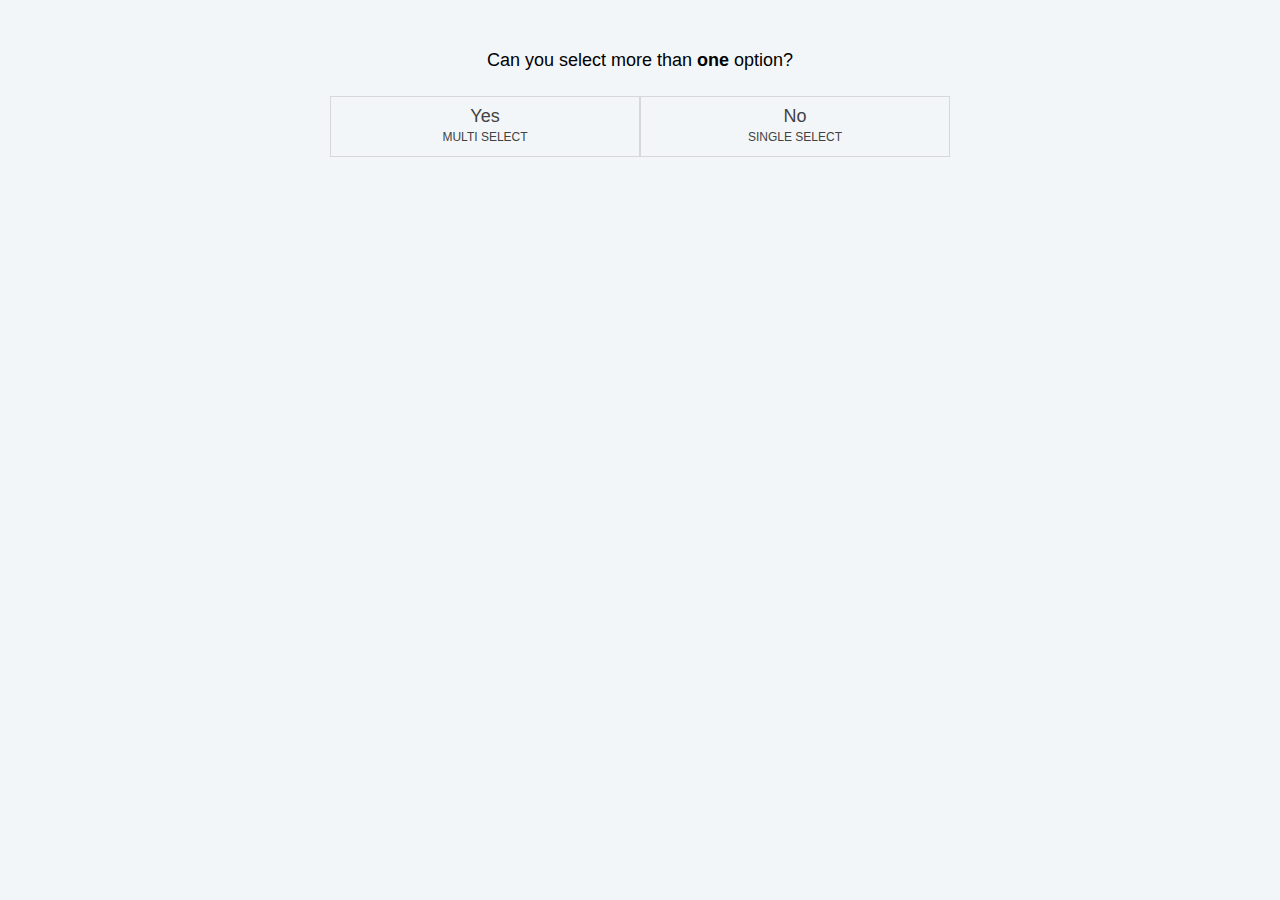
<file: RadioCheckbox/decisiontreebkp.html>
<!DOCTYPE html>
<html lang="en">
<head>
    <link href="https://cdnjs.cloudflare.com/ajax/libs/font-awesome/4.2.0/css/font-awesome.min.css">
    <link rel="stylesheet" href="main.css">
</head>

<body>
    <section id="lisa-recommender" class="decision-tree" style="min-height: 667px;">
        <div class="full-width-bg-white cushion-top-bottom">
            <div class="container text-center text-left-mobile cushion-bottom">
                
                <div id="q0" class="visible">
                    <div class="max-620 question">
                        Can you select more than <b>one</b> option?<br><br>
                        <div class="btn-group btn-group-justified available-answers">
                            <div class="btn btn-radio btn-block no-icons">
                                <input type="radio" name="q0" id="answer-0-a" value="q0a">
                                <label for="answer-0-a" class="">
                                    Yes
                                    <br>
                                    <span>Multi select</span>
                                </label>
                            </div>
                            <div class="btn btn-radio btn-block no-icons">
                                <input type="radio" name="q0" id="answer-0-b" value="q0b">
                                <label for="answer-0-b" class="">
                                    No
                                    <br>
                                    <span>Single select</span>
                                </label>
                            </div>
                        </div>
                    </div>
                </div>

                <div id="q0a" class="hidden">
                    <svg version="1.1" xmlns="http://www.w3.org/2000/svg" class="connector connector-2-left max-620">
                     
                        <line x1="25%" y1="0%" x2="25%" y2="30%" class="connector-line"></line>
                        <line x1="25%" y1="30%" x2="50%" y2="65%" class="connector-line"></line>
                        <line x1="50%" y1="65%" x2="50%" y2="100%" class="connector-line"></line>
                    </svg>
                    <div class="max-620 question">
                        Are the options short (1-2 words) and consistent?
                        <br><br>

                        <div class="btn-group btn-group-justified available-answers">
                            <div class="btn btn-radio btn-block no-icons">
                                <input type="radio" name="q0a" id="answer-0a-a" value="q1a">
                                <label for="answer-0a-a" class="">Yes</label>
                            </div>
                            <div class="btn btn-radio btn-block no-icons">
                                <input type="radio" name="q0a" id="answer-0a-b" value="a1">
                                <label for="answer-0a-b" class="">No</label>
                            </div>
                        </div>
                    </div>
                </div>

                <div id="q0b" class="hidden">
                    <svg version="1.1" xmlns="http://www.w3.org/2000/svg" class="connector connector-2-right max-620">
                        <line x1="75%" y1="0%" x2="75%" y2="30%" class="connector-line"></line>
                        <line x1="75%" y1="30%" x2="50%" y2="65%" class="connector-line"></line>
                        <line x1="50%" y1="65%" x2="50%" y2="100%" class="connector-line"></line>
                    </svg>
                    <div class="max-620 question">
                        Are the options short (1-2 words)ss and consistent?
                        <br><br>

                        <div class="btn-group btn-group-justified available-answers">
                            <div class="btn btn-radio btn-block no-icons">
                                <input type="radio" name="q0b" id="answer-0b-a" value="q1a">
                                <label for="answer-0a-a" class="">Yes</label>
                            </div>
                            <div class="btn btn-radio btn-block no-icons">
                                <input type="radio" name="q0b" id="answer-0b-b" value="q1b">
                                <label for="answer-0a-b" class="">No</label>
                            </div>
                        </div>

                    </div>
                </div>

                <div id="q1a" class="hidden">
                    <svg version="1.1" xmlns="http://www.w3.org/2000/svg" class="connector connector-2-left max-620">
                        <line x1="25%" y1="0%" x2="25%" y2="30%" class="connector-line"></line>
                        <line x1="25%" y1="30%" x2="50%" y2="65%" class="connector-line"></line>
                        <line x1="50%" y1="65%" x2="50%" y2="100%" class="connector-line"></line>
                    </svg>

                    <div class="max-620 answer">
             
                        <div class="btn-group btn-group-justified available-answers">
                            <div class="btn btn-radio btn-block no-icons">
                                <input type="radio" name="q1a" id="answer-1a-a" value="q2a">
                                <label for="answer-1a-a" class="">Toggle Button</label>
                            </div>
                            <div class="btn btn-radio btn-block no-icons">
                                <input type="radio" name="q1a" id="answer-1a-b" value="q2b">
                                <label for="answer-1a-b" class="">Checkbox</label>
                            </div>
                            <div class="btn btn-radio btn-block no-icons">
                                <input type="radio" name="q1a" id="answer-1a-c" value="a2b">
                                <label for="answer-1a-c" class="">Not sure<span class="hidden-xs"> / other</span></label>
                            </div>
                        </div>
                    </div>
                </div>

                <div id="a1" class="hidden">
                    <svg version="1.1" xmlns="http://www.w3.org/2000/svg" class="connector connector-2-right max-620">
                        </defs>
                        <line x1="75%" y1="0%" x2="75%" y2="30%" class="connector-line"></line>
                        <line x1="75%" y1="30%" x2="50%" y2="65%" class="connector-line"></line>
                        <line x1="50%" y1="65%" x2="50%" y2="100%" class="connector-line"></line>
                    </svg>

                    <div class="answer max-620">
                        <p>Unfortunately, you must be 18-39 to open a Lifetime ISA. However, there are other smart ways to invest and make your money work harder:</p>

                        <section>

                            <div class="row">

                                <div class="col-xs-12 decision-tree-product-card">
                                    <a href="/isas" target="_blank">
                                        <h3 class="product-title-bar">ISA <span class="svg__inline text pull-right"><svg width="8px" height="12px" viewBox="0 0 11 16" version="1.1" xmlns="http://www.w3.org/2000/svg" xmlns:xlink="http://www.w3.org/1999/xlink">
                                                    <g transform="translate(-3.000000, 0.000000)">
                                                        <polygon class="svg_polygon_" fill="#000000" points="3.66666667 14.1333333 9.93333333 8 3.66666667 1.86666667 5.53333333 0 13.6666667 8 5.53333333 16"></polygon>
                                                    </g>
                                                </svg>
                                            </span></h3>
                                    </a>
                                </div>

                                <div class="col-xs-12 decision-tree-product-card">
                                    <a href="/pensions" target="_blank">
                                        <h3 class="product-title-bar">Pension <span class="svg__inline text pull-right"><svg width="8px" height="12px" viewBox="0 0 11 16" version="1.1" xmlns="http://www.w3.org/2000/svg" xmlns:xlink="http://www.w3.org/1999/xlink">
                                                    <g transform="translate(-3.000000, 0.000000)">
                                                        <polygon class="svg_polygon_" fill="#000000" points="3.66666667 14.1333333 9.93333333 8 3.66666667 1.86666667 5.53333333 0 13.6666667 8 5.53333333 16"></polygon>
                                                    </g>
                                                </svg>
                                            </span></h3>
                                    </a>
                                </div>

                                <div class="col-xs-12 decision-tree-product-card">
                                    <a href="/general-investment-account" target="_blank">
                                        <h3 class="product-title-bar">General investing <span class="svg__inline text pull-right"><svg width="8px" height="12px" viewBox="0 0 11 16" version="1.1" xmlns="http://www.w3.org/2000/svg" xmlns:xlink="http://www.w3.org/1999/xlink">
                                                    <g transform="translate(-3.000000, 0.000000)">
                                                        <polygon class="svg_polygon_" fill="#000000" points="3.66666667 14.1333333 9.93333333 8 3.66666667 1.86666667 5.53333333 0 13.6666667 8 5.53333333 16"></polygon>
                                                    </g>
                                                </svg>
                                            </span></h3>
                                    </a>
                                </div>

                            </div>
                        </section>

                    </div>
                </div>

                <div id="q2a" class="hidden">
                    <svg version="1.1" xmlns="http://www.w3.org/2000/svg" class="connector connector-3-left max-620">
                        <line x1="16.6%" y1="0%" x2="16.6%" y2="30%" class="connector-line"></line>
                        <line x1="16.6%" y1="30%" x2="50%" y2="65%" class="connector-line"></line>
                        <line x1="50%" y1="65%" x2="50%" y2="100%" class="connector-line"></line>
                    </svg>

                    <div class="max-620 question">
                        Will your first home cost more than £450,000?
                        <br><br>

                        <div class="btn-group btn-group-justified available-answers">
                            <div class="btn btn-radio btn-block no-icons">
                                <input type="radio" name="q2a" id="answer-2a-a" value="a3a">
                                <label for="answer-2a-a" class="">Yes or unsure</label>
                            </div>
                            <div class="btn btn-radio btn-block no-icons">
                                <input type="radio" name="q2a" id="answer-2a-b" value="q3a">
                                <label for="answer-2a-b" class="">No</label>
                            </div>
                        </div>
                    </div>
                </div>

                <div id="q2b" class="hidden">
                    <svg version="1.1" xmlns="http://www.w3.org/2000/svg" class="connector connector-3-middle max-620">
                        <line x1="50%" y1="0%" x2="50%" y2="100%" class="connector-line"></line>
                    </svg>

                    <div class="max-620 question">
                        What is your current employment status?
                        <br><br>

                        <div class="btn-group btn-group-justified available-answers">
                            <div class="btn btn-radio btn-block no-icons">
                                <input type="radio" name="q2b" id="answer-2b-a" value="a3b">
                                <label for="answer-2b-a" class="">Employed</label>
                            </div>
                            <div class="btn btn-radio btn-block no-icons">
                                <input type="radio" name="q2b" id="answer-2b-b" value="a3c">
                                <label for="answer-2b-b" class="">Self-employed</label>
                            </div>
                            <div class="btn btn-radio btn-block no-icons">
                                <input type="radio" name="q2b" id="answer-2b-c" value="a3d">
                                <label for="answer-2b-c" class="">Not employed</label>
                            </div>
                        </div>
                    </div>
                </div>

                <div id="a2b" class="hidden">
                    <svg version="1.1" xmlns="http://www.w3.org/2000/svg" class="connector connector-3-right max-620">
                        <line x1="83.3%" y1="0%" x2="83.3%" y2="30%" class="connector-line"></line>
                        <line x1="83.3%" y1="30%" x2="50%" y2="65%" class="connector-line"></line>
                        <line x1="50%" y1="65%" x2="50%" y2="100%" class="connector-line"></line>
                    </svg>

                    <div class="answer max-620">
                        <div class="answer-head">Points for you to think about</div>
                        <p>
                            If you withdraw your money from a Lifetime ISA before you’re 60 and it’s not to buy your first home, you’ll usually pay a 25% government penalty, so you may get back less than you put in.
                        </p>
                        <p>This penalty will not apply to other ways of saving.</p>
                        <hr>
                        <p>If you would like to do more research, here are the ways you can invest:</p>
                        <br>
                        <section>

                            <div class="row">

                                <div class="col-xs-12 col-sm-6 decision-tree-product-card">
                                    <a href="/isas" target="_blank">
                                        <h3 class="product-title-bar">ISA <span class="svg__inline text pull-right"><svg width="8px" height="12px" viewBox="0 0 11 16" version="1.1" xmlns="http://www.w3.org/2000/svg" xmlns:xlink="http://www.w3.org/1999/xlink">
                                                    <g transform="translate(-3.000000, 0.000000)">
                                                        <polygon class="svg_polygon_" fill="#000000" points="3.66666667 14.1333333 9.93333333 8 3.66666667 1.86666667 5.53333333 0 13.6666667 8 5.53333333 16"></polygon>
                                                    </g>
                                                </svg>
                                            </span></h3>
                                    </a>
                                </div>

                                <div class="col-xs-12 col-sm-6 decision-tree-product-card">
                                    <a href="/lifetime-isa" target="_blank">
                                        <h3 class="product-title-bar">Lifetime ISA <span class="svg__inline text pull-right"><svg width="8px" height="12px" viewBox="0 0 11 16" version="1.1" xmlns="http://www.w3.org/2000/svg" xmlns:xlink="http://www.w3.org/1999/xlink">
                                                    <g transform="translate(-3.000000, 0.000000)">
                                                        <polygon class="svg_polygon_" fill="#000000" points="3.66666667 14.1333333 9.93333333 8 3.66666667 1.86666667 5.53333333 0 13.6666667 8 5.53333333 16"></polygon>
                                                    </g>
                                                </svg>
                                            </span></h3>
                                    </a>
                                </div>

                                <div class="col-xs-12 col-sm-6 decision-tree-product-card">
                                    <a href="/pensions" target="_blank">
                                        <h3 class="product-title-bar">Pension <span class="svg__inline text pull-right"><svg width="8px" height="12px" viewBox="0 0 11 16" version="1.1" xmlns="http://www.w3.org/2000/svg" xmlns:xlink="http://www.w3.org/1999/xlink">
                                                    <g transform="translate(-3.000000, 0.000000)">
                                                        <polygon class="svg_polygon_" fill="#000000" points="3.66666667 14.1333333 9.93333333 8 3.66666667 1.86666667 5.53333333 0 13.6666667 8 5.53333333 16"></polygon>
                                                    </g>
                                                </svg>
                                            </span></h3>
                                    </a>
                                </div>

                                <div class="col-xs-12 col-sm-6 decision-tree-product-card">
                                    <a href="/general-investment-account" target="_blank">
                                        <h3 class="product-title-bar">General investing <span class="svg__inline text pull-right"><svg width="8px" height="12px" viewBox="0 0 11 16" version="1.1" xmlns="http://www.w3.org/2000/svg" xmlns:xlink="http://www.w3.org/1999/xlink">
                                                    <g transform="translate(-3.000000, 0.000000)">
                                                        <polygon class="svg_polygon_" fill="#000000" points="3.66666667 14.1333333 9.93333333 8 3.66666667 1.86666667 5.53333333 0 13.6666667 8 5.53333333 16"></polygon>
                                                    </g>
                                                </svg>
                                            </span></h3>
                                    </a>
                                </div>

                            </div>
                        </section>

                    </div>
                </div>

                <div id="q3a" class="hidden">
                    <svg version="1.1" xmlns="http://www.w3.org/2000/svg" class="connector connector-2-right max-620">
                        <line x1="75%" y1="0%" x2="75%" y2="30%" class="connector-line"></line>
                        <line x1="75%" y1="30%" x2="50%" y2="65%" class="connector-line"></line>
                        <line x1="50%" y1="65%" x2="50%" y2="100%" class="connector-line"></line>
                    </svg>

                    <div class="max-620 question">
                        Do you plan to buy this home in the next 3 years?
                        <br><br>

                        <div class="btn-group btn-group-justified available-answers">
                            <div class="btn btn-radio btn-block no-icons">
                                <input type="radio" name="q3a" id="answer-3a-a" value="a4b">
                                <label for="answer-3a-a" class="">Yes</label>
                            </div>
                            <div class="btn btn-radio btn-block no-icons">
                                <input type="radio" name="q3a" id="answer-3a-b" value="a4a">
                                <label for="answer-3a-b" class="">No</label>
                            </div>
                        </div>
                    </div>
                </div>

                <div id="a3a" class="hidden">
                    <svg version="1.1" xmlns="http://www.w3.org/2000/svg" class="connector connector-2-left max-620">
                        <line x1="25%" y1="0%" x2="25%" y2="30%" class="connector-line"></line>
                        <line x1="25%" y1="30%" x2="50%" y2="65%" class="connector-line"></line>
                        <line x1="50%" y1="65%" x2="50%" y2="100%" class="connector-line"></line>
                    </svg>

                    <div class="answer max-620">
                        <div class="answer-head">Points for you to think about</div>
                        <p>If the home you buy costs more than £450,000, you won’t be able to use Lifetime ISA savings for your deposit without incurring a 25% penalty &mdash; and you may get back less than you put in. However you could instead leave the money invested in a Lifetime ISA until you are 60 and use it then without penalty.</p>
                        <p>This penalty doesn’t apply to other ways of saving such as an ISA or general investment account although those products don’t offer the 25% bonus.</p>
                        <hr>
                        <p>If you would like to do more research, here are the ways you can invest:</p>
                        <br>
                        <section>

                            <div class="row">

                                <div class="col-xs-12 col-sm-6 decision-tree-product-card">
                                    <a href="/isas" target="_blank">
                                        <h3 class="product-title-bar">ISA <span class="svg__inline text pull-right"><svg width="8px" height="12px" viewBox="0 0 11 16" version="1.1" xmlns="http://www.w3.org/2000/svg" xmlns:xlink="http://www.w3.org/1999/xlink">
                                                    <g transform="translate(-3.000000, 0.000000)">
                                                        <polygon class="svg_polygon_" fill="#000000" points="3.66666667 14.1333333 9.93333333 8 3.66666667 1.86666667 5.53333333 0 13.6666667 8 5.53333333 16"></polygon>
                                                    </g>
                                                </svg>
                                            </span></h3>
                                    </a>
                                </div>

                                <div class="col-xs-12 col-sm-6 decision-tree-product-card">
                                    <a href="/lifetime-isa" target="_blank">
                                        <h3 class="product-title-bar">Lifetime ISA <span class="svg__inline text pull-right"><svg width="8px" height="12px" viewBox="0 0 11 16" version="1.1" xmlns="http://www.w3.org/2000/svg" xmlns:xlink="http://www.w3.org/1999/xlink">
                                                    <g transform="translate(-3.000000, 0.000000)">
                                                        <polygon class="svg_polygon_" fill="#000000" points="3.66666667 14.1333333 9.93333333 8 3.66666667 1.86666667 5.53333333 0 13.6666667 8 5.53333333 16"></polygon>
                                                    </g>
                                                </svg>
                                            </span></h3>
                                    </a>
                                </div>

                                <div class="col-xs-12 col-sm-6 decision-tree-product-card">
                                    <a href="/pensions" target="_blank">
                                        <h3 class="product-title-bar">Pension <span class="svg__inline text pull-right"><svg width="8px" height="12px" viewBox="0 0 11 16" version="1.1" xmlns="http://www.w3.org/2000/svg" xmlns:xlink="http://www.w3.org/1999/xlink">
                                                    <g transform="translate(-3.000000, 0.000000)">
                                                        <polygon class="svg_polygon_" fill="#000000" points="3.66666667 14.1333333 9.93333333 8 3.66666667 1.86666667 5.53333333 0 13.6666667 8 5.53333333 16"></polygon>
                                                    </g>
                                                </svg>
                                            </span></h3>
                                    </a>
                                </div>

                                <div class="col-xs-12 col-sm-6 decision-tree-product-card">
                                    <a href="/general-investment-account" target="_blank">
                                        <h3 class="product-title-bar">General investing <span class="svg__inline text pull-right"><svg width="8px" height="12px" viewBox="0 0 11 16" version="1.1" xmlns="http://www.w3.org/2000/svg" xmlns:xlink="http://www.w3.org/1999/xlink">
                                                    <g transform="translate(-3.000000, 0.000000)">
                                                        <polygon class="svg_polygon_" fill="#000000" points="3.66666667 14.1333333 9.93333333 8 3.66666667 1.86666667 5.53333333 0 13.6666667 8 5.53333333 16"></polygon>
                                                    </g>
                                                </svg>
                                            </span></h3>
                                    </a>
                                </div>

                            </div>
                        </section>

                    </div>
                </div>

                <div id="a3b" class="hidden">
                    <svg version="1.1" xmlns="http://www.w3.org/2000/svg" class="connector connector-3-left max-620">
                        <line x1="16.6%" y1="0%" x2="16.6%" y2="30%" class="connector-line"></line>
                        <line x1="16.6%" y1="30%" x2="50%" y2="65%" class="connector-line"></line>
                        <line x1="50%" y1="65%" x2="50%" y2="100%" class="connector-line"></line>
                    </svg>

                    <div class="answer max-620">
                        <div class="answer-head">Points for you to think about</div>
                        <p>You may receive <strong>employer-matched contributions</strong> towards your workplace pension. These contributions plus the tax relief available are likely to outweigh the Lifetime ISA 25% government bonus. Your employer is not obligated to make and/or match contributions to your Lifetime ISA.</p>
                        <p>If you’re a <strong>higher rate taxpayer</strong>, you may get 40% tax relief on your pension contributions.</p>
                        <p><strong>Additional rate taxpayers</strong> may get 45%.</p>
                        <p>If you’ve <strong>maxed out</strong> your annual or lifetime allowances for pensions, a Lifetime ISA is a further option.</p>
                        <hr>
                        <p>If you would like to do more research, here are the ways you can invest:</p>
                        <br>
                        <section>

                            <div class="row">

                                <div class="col-xs-12 col-sm-6 decision-tree-product-card">
                                    <a href="/isas" target="_blank">
                                        <h3 class="product-title-bar">ISA <span class="svg__inline text pull-right"><svg width="8px" height="12px" viewBox="0 0 11 16" version="1.1" xmlns="http://www.w3.org/2000/svg" xmlns:xlink="http://www.w3.org/1999/xlink">
                                                    <g transform="translate(-3.000000, 0.000000)">
                                                        <polygon class="svg_polygon_" fill="#000000" points="3.66666667 14.1333333 9.93333333 8 3.66666667 1.86666667 5.53333333 0 13.6666667 8 5.53333333 16"></polygon>
                                                    </g>
                                                </svg>
                                            </span></h3>
                                    </a>
                                </div>

                                <div class="col-xs-12 col-sm-6 decision-tree-product-card">
                                    <a href="/lifetime-isa" target="_blank">
                                        <h3 class="product-title-bar">Lifetime ISA <span class="svg__inline text pull-right"><svg width="8px" height="12px" viewBox="0 0 11 16" version="1.1" xmlns="http://www.w3.org/2000/svg" xmlns:xlink="http://www.w3.org/1999/xlink">
                                                    <g transform="translate(-3.000000, 0.000000)">
                                                        <polygon class="svg_polygon_" fill="#000000" points="3.66666667 14.1333333 9.93333333 8 3.66666667 1.86666667 5.53333333 0 13.6666667 8 5.53333333 16"></polygon>
                                                    </g>
                                                </svg>
                                            </span></h3>
                                    </a>
                                </div>

                                <div class="col-xs-12 col-sm-6 decision-tree-product-card">
                                    <a href="/pensions" target="_blank">
                                        <h3 class="product-title-bar">Pension <span class="svg__inline text pull-right"><svg width="8px" height="12px" viewBox="0 0 11 16" version="1.1" xmlns="http://www.w3.org/2000/svg" xmlns:xlink="http://www.w3.org/1999/xlink">
                                                    <g transform="translate(-3.000000, 0.000000)">
                                                        <polygon class="svg_polygon_" fill="#000000" points="3.66666667 14.1333333 9.93333333 8 3.66666667 1.86666667 5.53333333 0 13.6666667 8 5.53333333 16"></polygon>
                                                    </g>
                                                </svg>
                                            </span></h3>
                                    </a>
                                </div>

                                <div class="col-xs-12 col-sm-6 decision-tree-product-card">
                                    <a href="/general-investment-account" target="_blank">
                                        <h3 class="product-title-bar">General investing <span class="svg__inline text pull-right"><svg width="8px" height="12px" viewBox="0 0 11 16" version="1.1" xmlns="http://www.w3.org/2000/svg" xmlns:xlink="http://www.w3.org/1999/xlink">
                                                    <g transform="translate(-3.000000, 0.000000)">
                                                        <polygon class="svg_polygon_" fill="#000000" points="3.66666667 14.1333333 9.93333333 8 3.66666667 1.86666667 5.53333333 0 13.6666667 8 5.53333333 16"></polygon>
                                                    </g>
                                                </svg>
                                            </span></h3>
                                    </a>
                                </div>

                            </div>
                        </section>

                    </div>
                </div>

                <div id="a3c" class="hidden">
                    <svg version="1.1" xmlns="http://www.w3.org/2000/svg" class="connector connector-3-middle max-620">
                        <line x1="50%" y1="0%" x2="50%" y2="100%" class="connector-line"></line>
                    </svg>

                    <div class="answer max-620">
                        <div class="answer-head">Points for you to think about</div>
                        <p>You won’t have a workplace pension and won’t benefit from employer-matched contributions.</p>
                        <p>So a Lifetime ISA &mdash; and the 25% government bonus &mdash; may win over a pension, but this depends on your tax status and personal situation.</p>
                        <p>Self-employed basic rate taxpayers will receive an additional 25% via tax relief on money put into a pension, and you will need to decide whether a pension or Lifetime ISA is better for you.</p>
                        <p>Self-employed higher or additional rate taxpayers will benefit more from paying into a pension as the tax relief wins over the Lifetime ISA bonus.</p>
                        <p>If you’ve maxed out contributions on your pension(s) and you want to save more, the Lifetime ISA is a further option.</p>
                        <p>But remember, if you withdraw your money from a Lifetime ISA before you’re 60 and it’s not to buy your first home, you’ll usually pay a 25% government penalty, so you may get back less than you put in.</p>
                        <hr>
                        <p>If you would like to do more research, here are the ways you can invest:</p>
                        <br>
                        <section>

                            <div class="row">

                                <div class="col-xs-12 col-sm-6 decision-tree-product-card">
                                    <a href="/isas" target="_blank">
                                        <h3 class="product-title-bar">ISA <span class="svg__inline text pull-right"><svg width="8px" height="12px" viewBox="0 0 11 16" version="1.1" xmlns="http://www.w3.org/2000/svg" xmlns:xlink="http://www.w3.org/1999/xlink">
                                                    <g transform="translate(-3.000000, 0.000000)">
                                                        <polygon class="svg_polygon_" fill="#000000" points="3.66666667 14.1333333 9.93333333 8 3.66666667 1.86666667 5.53333333 0 13.6666667 8 5.53333333 16"></polygon>
                                                    </g>
                                                </svg>
                                            </span></h3>
                                    </a>
                                </div>

                                <div class="col-xs-12 col-sm-6 decision-tree-product-card">
                                    <a href="/lifetime-isa" target="_blank">
                                        <h3 class="product-title-bar">Lifetime ISA <span class="svg__inline text pull-right"><svg width="8px" height="12px" viewBox="0 0 11 16" version="1.1" xmlns="http://www.w3.org/2000/svg" xmlns:xlink="http://www.w3.org/1999/xlink">
                                                    <g transform="translate(-3.000000, 0.000000)">
                                                        <polygon class="svg_polygon_" fill="#000000" points="3.66666667 14.1333333 9.93333333 8 3.66666667 1.86666667 5.53333333 0 13.6666667 8 5.53333333 16"></polygon>
                                                    </g>
                                                </svg>
                                            </span></h3>
                                    </a>
                                </div>

                                <div class="col-xs-12 col-sm-6 decision-tree-product-card">
                                    <a href="/pensions" target="_blank">
                                        <h3 class="product-title-bar">Pension <span class="svg__inline text pull-right"><svg width="8px" height="12px" viewBox="0 0 11 16" version="1.1" xmlns="http://www.w3.org/2000/svg" xmlns:xlink="http://www.w3.org/1999/xlink">
                                                    <g transform="translate(-3.000000, 0.000000)">
                                                        <polygon class="svg_polygon_" fill="#000000" points="3.66666667 14.1333333 9.93333333 8 3.66666667 1.86666667 5.53333333 0 13.6666667 8 5.53333333 16"></polygon>
                                                    </g>
                                                </svg>
                                            </span></h3>
                                    </a>
                                </div>

                                <div class="col-xs-12 col-sm-6 decision-tree-product-card">
                                    <a href="/general-investment-account" target="_blank">
                                        <h3 class="product-title-bar">General investing <span class="svg__inline text pull-right"><svg width="8px" height="12px" viewBox="0 0 11 16" version="1.1" xmlns="http://www.w3.org/2000/svg" xmlns:xlink="http://www.w3.org/1999/xlink">
                                                    <g transform="translate(-3.000000, 0.000000)">
                                                        <polygon class="svg_polygon_" fill="#000000" points="3.66666667 14.1333333 9.93333333 8 3.66666667 1.86666667 5.53333333 0 13.6666667 8 5.53333333 16"></polygon>
                                                    </g>
                                                </svg>
                                            </span></h3>
                                    </a>
                                </div>

                            </div>
                        </section>

                    </div>
                </div>

                <div id="a3d" class="hidden">
                    <svg version="1.1" xmlns="http://www.w3.org/2000/svg" class="connector connector-3-right max-620">
                        <line x1="83.3%" y1="0%" x2="83.3%" y2="30%" class="connector-line"></line>
                        <line x1="83.3%" y1="30%" x2="50%" y2="65%" class="connector-line"></line>
                        <line x1="50%" y1="65%" x2="50%" y2="100%" class="connector-line"></line>
                    </svg>

                    <div class="answer max-620">
                        <div class="answer-head">Points for you to think about</div>
                        <p>If you’re not employed, you won’t have a workplace pension and you won’t benefit from employer-matched contributions.</p>
                        <p>Both a pension and a Lifetime ISA may be good choices for you, and you could contribute to either or both, or to something else such as an ISA or a general investment account.</p>
                        <p>You will need to decide if a stocks and shares Lifetime ISA, a pension, ISA or general investment account are good choices for you. But remember, if you withdraw your money from a Lifetime ISA before you’re 60 and it’s not to buy your first home, you’ll usually pay a 25% government penalty, so you may get back less than you put in.</p>
                        <hr>
                        <p>If you would like to do more research, here are the ways you can invest:</p>
                        <br>
                        <section>

                            <div class="row">

                                <div class="col-xs-12 col-sm-6 decision-tree-product-card">
                                    <a href="/isas" target="_blank">
                                        <h3 class="product-title-bar">ISA <span class="svg__inline text pull-right"><svg width="8px" height="12px" viewBox="0 0 11 16" version="1.1" xmlns="http://www.w3.org/2000/svg" xmlns:xlink="http://www.w3.org/1999/xlink">
                                                    <g transform="translate(-3.000000, 0.000000)">
                                                        <polygon class="svg_polygon_" fill="#000000" points="3.66666667 14.1333333 9.93333333 8 3.66666667 1.86666667 5.53333333 0 13.6666667 8 5.53333333 16"></polygon>
                                                    </g>
                                                </svg>
                                            </span></h3>
                                    </a>
                                </div>

                                <div class="col-xs-12 col-sm-6 decision-tree-product-card">
                                    <a href="/lifetime-isa" target="_blank">
                                        <h3 class="product-title-bar">Lifetime ISA <span class="svg__inline text pull-right"><svg width="8px" height="12px" viewBox="0 0 11 16" version="1.1" xmlns="http://www.w3.org/2000/svg" xmlns:xlink="http://www.w3.org/1999/xlink">
                                                    <g transform="translate(-3.000000, 0.000000)">
                                                        <polygon class="svg_polygon_" fill="#000000" points="3.66666667 14.1333333 9.93333333 8 3.66666667 1.86666667 5.53333333 0 13.6666667 8 5.53333333 16"></polygon>
                                                    </g>
                                                </svg>
                                            </span></h3>
                                    </a>
                                </div>

                                <div class="col-xs-12 col-sm-6 decision-tree-product-card">
                                    <a href="/pensions" target="_blank">
                                        <h3 class="product-title-bar">Pension <span class="svg__inline text pull-right"><svg width="8px" height="12px" viewBox="0 0 11 16" version="1.1" xmlns="http://www.w3.org/2000/svg" xmlns:xlink="http://www.w3.org/1999/xlink">
                                                    <g transform="translate(-3.000000, 0.000000)">
                                                        <polygon class="svg_polygon_" fill="#000000" points="3.66666667 14.1333333 9.93333333 8 3.66666667 1.86666667 5.53333333 0 13.6666667 8 5.53333333 16"></polygon>
                                                    </g>
                                                </svg>
                                            </span></h3>
                                    </a>
                                </div>

                                <div class="col-xs-12 col-sm-6 decision-tree-product-card">
                                    <a href="/general-investment-account" target="_blank">
                                        <h3 class="product-title-bar">General investing <span class="svg__inline text pull-right"><svg width="8px" height="12px" viewBox="0 0 11 16" version="1.1" xmlns="http://www.w3.org/2000/svg" xmlns:xlink="http://www.w3.org/1999/xlink">
                                                    <g transform="translate(-3.000000, 0.000000)">
                                                        <polygon class="svg_polygon_" fill="#000000" points="3.66666667 14.1333333 9.93333333 8 3.66666667 1.86666667 5.53333333 0 13.6666667 8 5.53333333 16"></polygon>
                                                    </g>
                                                </svg>
                                            </span></h3>
                                    </a>
                                </div>

                            </div>
                        </section>

                    </div>
                </div>

                <div id="a4a" class="hidden">
                    <svg version="1.1" xmlns="http://www.w3.org/2000/svg" class="connector connector-2-right max-620">
                        <line x1="75%" y1="0%" x2="75%" y2="30%" class="connector-line"></line>
                        <line x1="75%" y1="30%" x2="50%" y2="65%" class="connector-line"></line>
                        <line x1="50%" y1="65%" x2="50%" y2="100%" class="connector-line"></line>
                    </svg>

                    <div class="answer max-620">
                        <div class="answer-head">Points for you to think about</div>
                        <p>As you're saving to buy your first home costing less than £450,000, you should be able to use the full value of a Lifetime ISA, including the bonus, towards your deposit.</p>
                        <hr>
                        <p>But remember, if you withdraw your money from a Lifetime ISA before you’re 60 and it’s not to buy your first home, you’ll usually pay a 25% government penalty, so you may get back less than you put in.</p>
                        <hr>
                        <p>If you would like to do more research, here are the ways you can invest:</p>
                        <br>
                        <section>

                            <div class="row">

                                <div class="col-xs-12 col-sm-6 decision-tree-product-card">
                                    <a href="/isas" target="_blank">
                                        <h3 class="product-title-bar">ISA <span class="svg__inline text pull-right"><svg width="8px" height="12px" viewBox="0 0 11 16" version="1.1" xmlns="http://www.w3.org/2000/svg" xmlns:xlink="http://www.w3.org/1999/xlink">
                                                    <g transform="translate(-3.000000, 0.000000)">
                                                        <polygon class="svg_polygon_" fill="#000000" points="3.66666667 14.1333333 9.93333333 8 3.66666667 1.86666667 5.53333333 0 13.6666667 8 5.53333333 16"></polygon>
                                                    </g>
                                                </svg>
                                            </span></h3>
                                    </a>
                                </div>

                                <div class="col-xs-12 col-sm-6 decision-tree-product-card">
                                    <a href="/lifetime-isa" target="_blank">
                                        <h3 class="product-title-bar">Lifetime ISA <span class="svg__inline text pull-right"><svg width="8px" height="12px" viewBox="0 0 11 16" version="1.1" xmlns="http://www.w3.org/2000/svg" xmlns:xlink="http://www.w3.org/1999/xlink">
                                                    <g transform="translate(-3.000000, 0.000000)">
                                                        <polygon class="svg_polygon_" fill="#000000" points="3.66666667 14.1333333 9.93333333 8 3.66666667 1.86666667 5.53333333 0 13.6666667 8 5.53333333 16"></polygon>
                                                    </g>
                                                </svg>
                                            </span></h3>
                                    </a>
                                </div>

                                <div class="col-xs-12 col-sm-6 decision-tree-product-card">
                                    <a href="/pensions" target="_blank">
                                        <h3 class="product-title-bar">Pension <span class="svg__inline text pull-right"><svg width="8px" height="12px" viewBox="0 0 11 16" version="1.1" xmlns="http://www.w3.org/2000/svg" xmlns:xlink="http://www.w3.org/1999/xlink">
                                                    <g transform="translate(-3.000000, 0.000000)">
                                                        <polygon class="svg_polygon_" fill="#000000" points="3.66666667 14.1333333 9.93333333 8 3.66666667 1.86666667 5.53333333 0 13.6666667 8 5.53333333 16"></polygon>
                                                    </g>
                                                </svg>
                                            </span></h3>
                                    </a>
                                </div>

                                <div class="col-xs-12 col-sm-6 decision-tree-product-card">
                                    <a href="/general-investment-account" target="_blank">
                                        <h3 class="product-title-bar">General investing <span class="svg__inline text pull-right"><svg width="8px" height="12px" viewBox="0 0 11 16" version="1.1" xmlns="http://www.w3.org/2000/svg" xmlns:xlink="http://www.w3.org/1999/xlink">
                                                    <g transform="translate(-3.000000, 0.000000)">
                                                        <polygon class="svg_polygon_" fill="#000000" points="3.66666667 14.1333333 9.93333333 8 3.66666667 1.86666667 5.53333333 0 13.6666667 8 5.53333333 16"></polygon>
                                                    </g>
                                                </svg>
                                            </span></h3>
                                    </a>
                                </div>

                            </div>
                        </section>

                    </div>
                </div>

                <div id="a4b" class="hidden">
                    <svg version="1.1" xmlns="http://www.w3.org/2000/svg" class="connector connector-2-left max-620">
                        <line x1="25%" y1="0%" x2="25%" y2="30%" class="connector-line"></line>
                        <line x1="25%" y1="30%" x2="50%" y2="65%" class="connector-line"></line>
                        <line x1="50%" y1="65%" x2="50%" y2="100%" class="connector-line" style="marker-end: url(#markerCircle);"></line>
                    </svg>

                    <div class="answer max-620">
                        <div class="answer-head">Points for you to think about</div>
                        <p>Investing is for the longer term. At Nutmeg, we suggest a minimum timeframe of three years to reduce investment risk. As you are planning to buy your house in the next three years, <strong>a cash Lifetime ISA is an alternative option</strong>.</p>
                        <p>Nutmeg doesn't offer a cash lifetime ISA.</p>
                        <hr>
                        <p>If you would like to do more research, here are the ways you can invest:</p>
                        <br>
                        <section>

                            <div class="row">

                                <div class="col-xs-12 col-sm-6 decision-tree-product-card">
                                    <a href="/isas" target="_blank">
                                        <h3 class="product-title-bar">ISA <span class="svg__inline text pull-right"><svg width="8px" height="12px" viewBox="0 0 11 16" version="1.1" xmlns="http://www.w3.org/2000/svg" xmlns:xlink="http://www.w3.org/1999/xlink">
                                                    <g transform="translate(-3.000000, 0.000000)">
                                                        <polygon class="svg_polygon_" fill="#000000" points="3.66666667 14.1333333 9.93333333 8 3.66666667 1.86666667 5.53333333 0 13.6666667 8 5.53333333 16"></polygon>
                                                    </g>
                                                </svg>
                                            </span></h3>
                                    </a>
                                </div>

                                <div class="col-xs-12 col-sm-6 decision-tree-product-card">
                                    <a href="/lifetime-isa" target="_blank">
                                        <h3 class="product-title-bar">Lifetime ISA <span class="svg__inline text pull-right"><svg width="8px" height="12px" viewBox="0 0 11 16" version="1.1" xmlns="http://www.w3.org/2000/svg" xmlns:xlink="http://www.w3.org/1999/xlink">
                                                    <g transform="translate(-3.000000, 0.000000)">
                                                        <polygon class="svg_polygon_" fill="#000000" points="3.66666667 14.1333333 9.93333333 8 3.66666667 1.86666667 5.53333333 0 13.6666667 8 5.53333333 16"></polygon>
                                                    </g>
                                                </svg>
                                            </span></h3>
                                    </a>
                                </div>

                                <div class="col-xs-12 col-sm-6 decision-tree-product-card">
                                    <a href="/pensions" target="_blank">
                                        <h3 class="product-title-bar">Pension <span class="svg__inline text pull-right"><svg width="8px" height="12px" viewBox="0 0 11 16" version="1.1" xmlns="http://www.w3.org/2000/svg" xmlns:xlink="http://www.w3.org/1999/xlink">
                                                    <g transform="translate(-3.000000, 0.000000)">
                                                        <polygon class="svg_polygon_" fill="#000000" points="3.66666667 14.1333333 9.93333333 8 3.66666667 1.86666667 5.53333333 0 13.6666667 8 5.53333333 16"></polygon>
                                                    </g>
                                                </svg>
                                            </span></h3>
                                    </a>
                                </div>

                                <div class="col-xs-12 col-sm-6 decision-tree-product-card">
                                    <a href="/general-investment-account" target="_blank">
                                        <h3 class="product-title-bar">General investing <span class="svg__inline text pull-right"><svg width="8px" height="12px" viewBox="0 0 11 16" version="1.1" xmlns="http://www.w3.org/2000/svg" xmlns:xlink="http://www.w3.org/1999/xlink">
                                                    <g transform="translate(-3.000000, 0.000000)">
                                                        <polygon class="svg_polygon_" fill="#000000" points="3.66666667 14.1333333 9.93333333 8 3.66666667 1.86666667 5.53333333 0 13.6666667 8 5.53333333 16"></polygon>
                                                    </g>
                                                </svg>
                                            </span></h3>
                                    </a>
                                </div>

                            </div>
                        </section>

                    </div>
                </div>

                <div style="width: 100%; height: 100px;"></div>


            </div>

        </div>
    </section>


    <script>
        function recordAllAnswers(e) {
            var n = ["q0"],
                t = document.querySelectorAll("input:checked");
            for (i = 0; i < t.length && (n.push(t[i].value), t[i] != e); i++);
            return n
        }

        function renderQuestions(e) {
            hideAllQuestions(), showQuestions(e), setTimeout(function() {
                var i = e.pop(),
                    n = document.getElementById(i).offsetTop;
                $("html, body").animate({
                    scrollTop: n - 200
                })
            }, 50)
        }

        function showQuestions(e) {
            for (i = 0; i < e.length; i++) document.getElementById(e[i]).className = "visible";
            var n = document.querySelectorAll(".hidden input");
            for (i = 0; i < n.length; i++) n[i].checked = !1
        }

        function hideAllQuestions() {
            var e = document.querySelectorAll(".hidden, .visible");
            for (i = 0; i < e.length; i++) e[i].className = "hidden"
        }
        var inputs = document.querySelectorAll(".decision-tree input[type=radio]");
        for (i = 0; i < inputs.length; i++) inputs[i].addEventListener("click", function(e) {
            e || (e = window.event);
            var i = recordAllAnswers(e.target);
            renderQuestions(i)
        });

    </script>



</body>

</html>
</file>
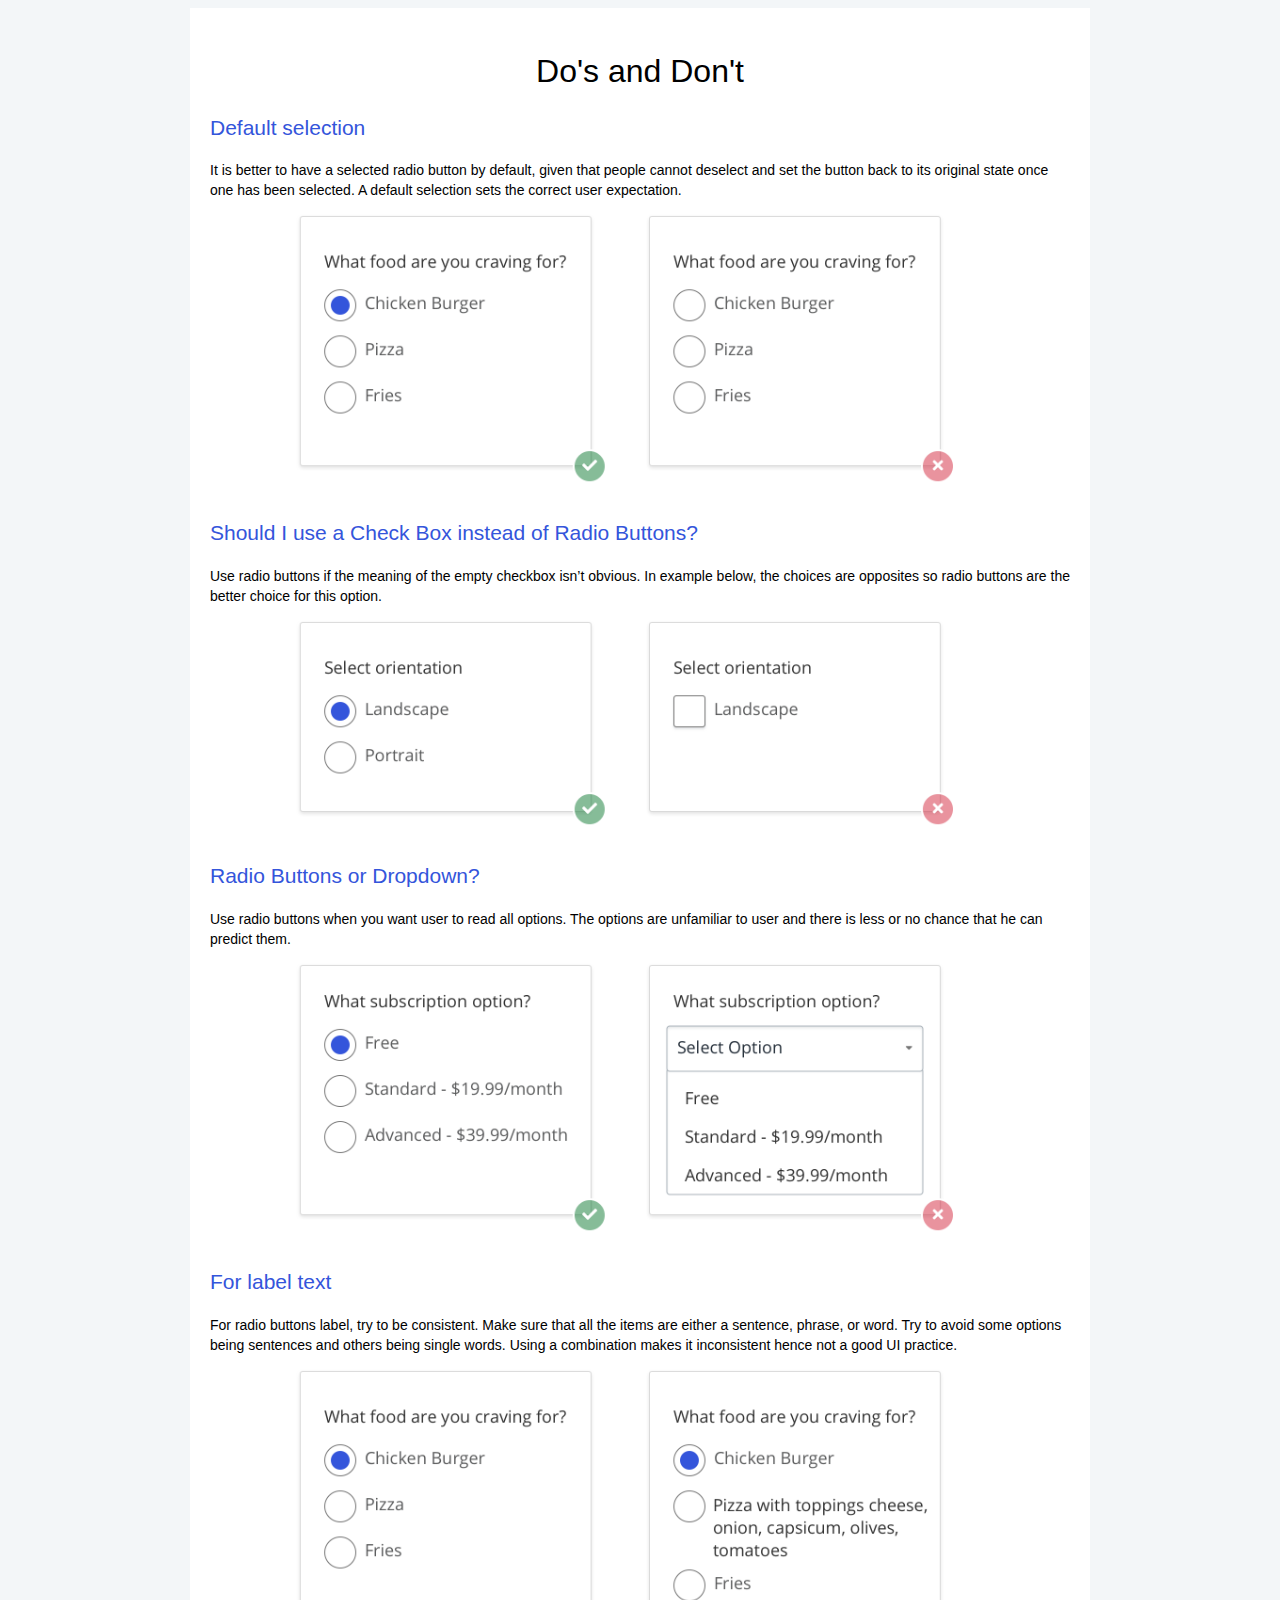
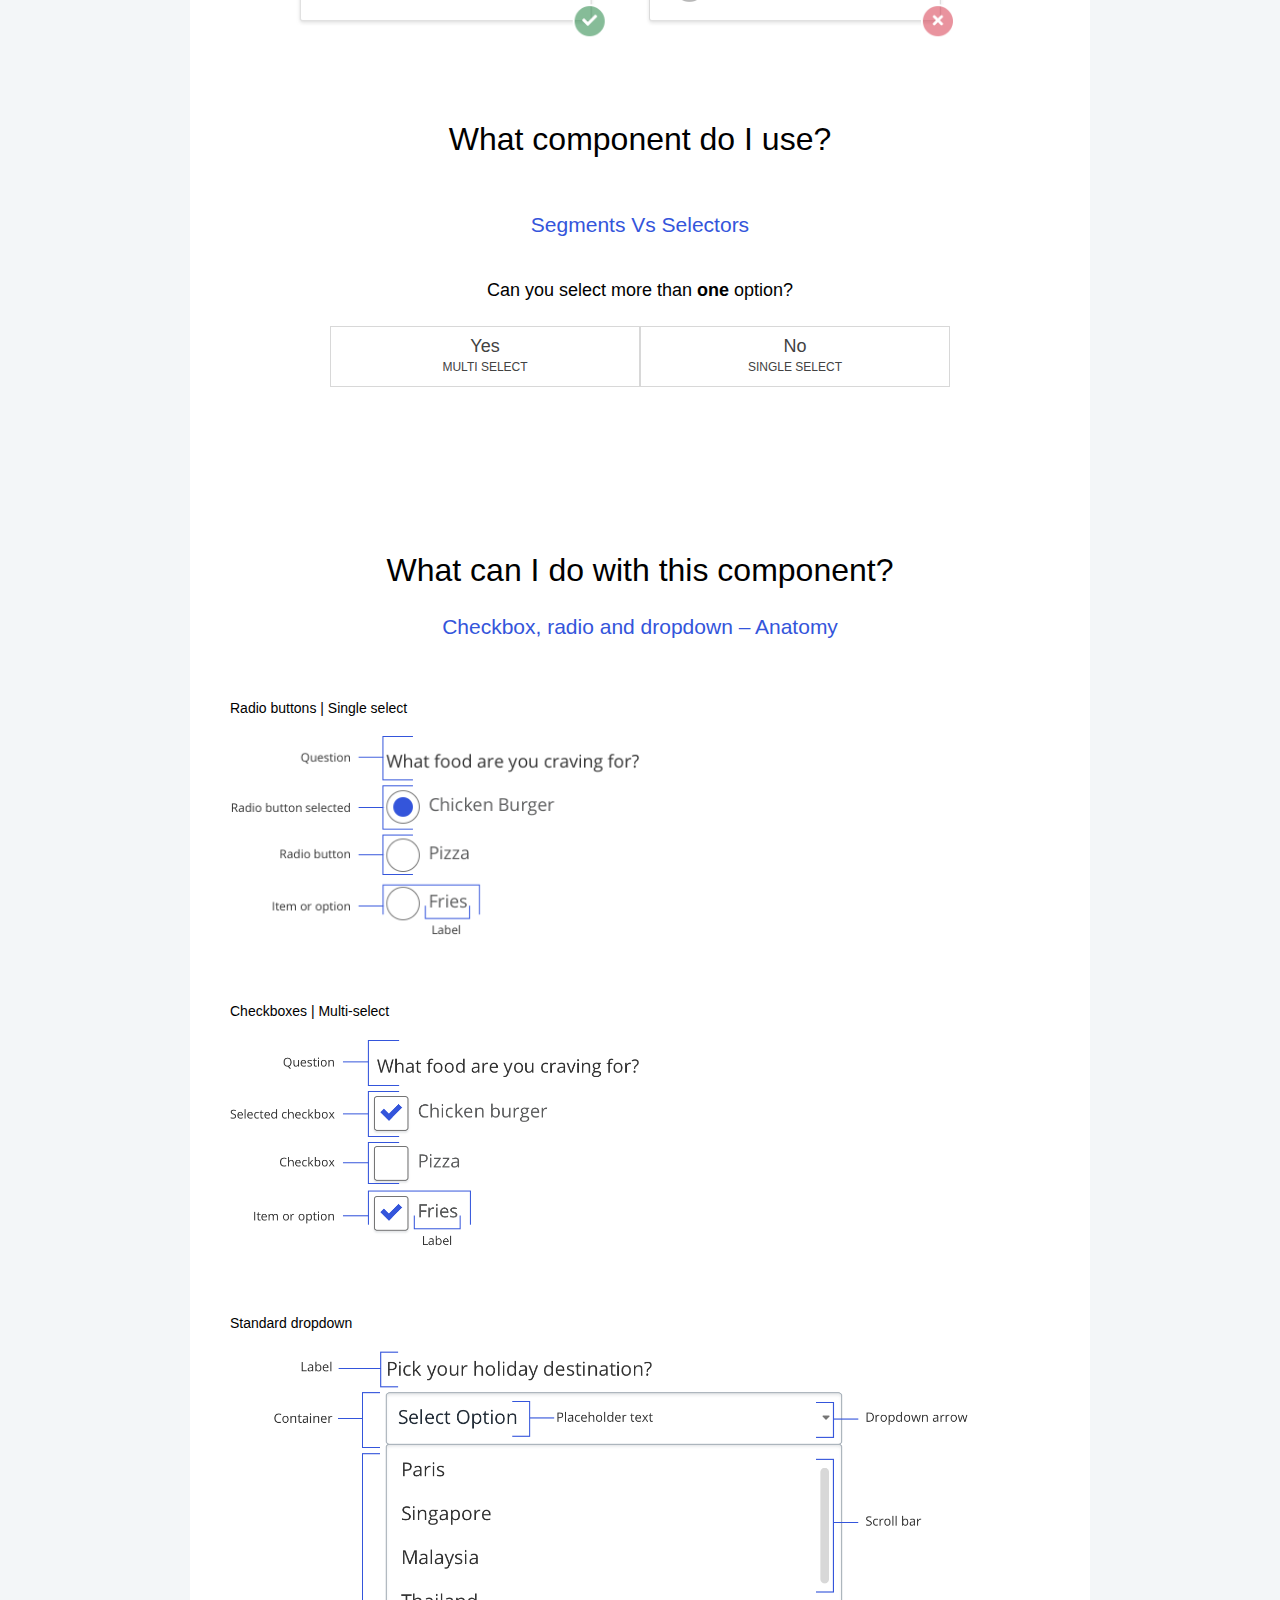
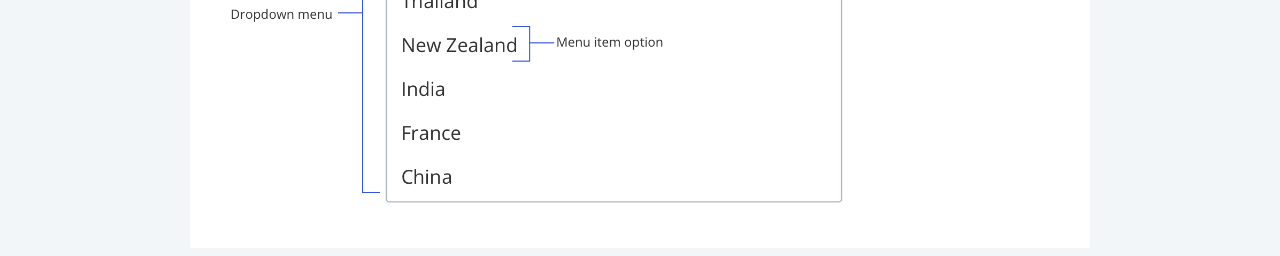
<file: RadioCheckbox/decisiontreeV2.html>
<!DOCTYPE html>
<html lang="en">

<head>
    <link href="https://cdnjs.cloudflare.com/ajax/libs/font-awesome/4.2.0/css/font-awesome.min.css">
    <link rel="stylesheet" href="main.css">
</head>

<body>
    <section>
        <div class="full-width-bg-white cushion-top-bottom">
            <div class="container text-left text-left-mobile cushion-bottom" style="background: white">
                <h1> Do's and Don't</h1>
                <div class="do">
                    <h2>Default selection</h2>
                    <p>It is better to have a selected radio button by default, given that people cannot deselect and set the button back to its original state once one has been selected. A default selection sets the correct user expectation.</p>
                    <img src="do1.png" style="max-width:80%" class="img-text-center">
                </div>
                <div class="do">
                    <h2>Should I use a Check Box instead of Radio Buttons?</h2>
                    <p>Use radio buttons if the meaning of the empty checkbox isn’t obvious. In example below, the choices are opposites so radio buttons are the better choice for this option.</p>
                    <img src="do2.png" style="max-width:80%"  class="img-text-center">
                </div>
                <div class="do">
                    <h2>Radio Buttons or Dropdown?</h2>
                    <p>Use radio buttons when you want user to read all options.
                        The options are unfamiliar to user and there is less or no chance that he can predict them.
                    </p>
                    <img src="do3.png" style="max-width:80%"  class="img-text-center">
                </div>
                <div class="do">
                    <h2>For label text</h2>
                    <p>For radio buttons label, try to be consistent. 
Make sure that all the items are either a sentence, phrase, or word. Try to avoid some options being sentences and others being single words. Using a combination makes it inconsistent hence not a good UI practice.
                    </p>
                    <img src="do4.png" style="max-width:80%"  class="img-text-center">
                </div>
            </div>
        </div>

    </section>

   
    <section class="decision-tree" style="min-height: 267px;">
        <div class="full-width-bg-white cushion-top-bottom">
            <div class="container text-center text-left-mobile cushion-bottom" style="background: white">
                 <h1>What component do I use?</h1>
                <h2><br>Segments Vs Selectors</h2>
                <div id="q1" class="visible">
                    <div class="max-620 question">
                        Can you select more than <b>one</b> option?<br><br>
                        <div class="btn-group btn-group-justified available-answers">
                            <div class="btn btn-radio btn-block no-icons">
                                <input type="radio" name="q1" id="answer-1-a" value="q1-option1">
                                <label for="answer-1-a" class="">
                                    Yes
                                    <br>
                                    <span>Multi select</span>
                                </label>
                            </div>
                            <div class="btn btn-radio btn-block no-icons">
                                <input type="radio" name="q1" id="answer-1-b" value="q1-option2">
                                <label for="answer-1-b" class="">
                                    No
                                    <br>
                                    <span>Single select</span>
                                </label>
                            </div>
                        </div>
                    </div>
                </div>

                <!--CHECKBOX | YES-->

                <div id="q1-option1" class="hidden">
                    <svg version="1.1" xmlns="http://www.w3.org/2000/svg" class="connector connector-2-left max-620">

                        <line x1="25%" y1="0%" x2="25%" y2="30%" class="connector-line"></line>
                        <line x1="25%" y1="30%" x2="50%" y2="65%" class="connector-line"></line>
                        <line x1="50%" y1="65%" x2="50%" y2="100%" class="connector-line"></line>
                    </svg>
                    <div class="max-620 question">
                        How many options can you select from?
                        <br><br>

                        <div class="btn-group btn-group-justified available-answers">
                            <div class="btn btn-radio btn-block no-icons">
                                <input type="radio" name="q1a" id="answer-1a-a" value="a1a">
                                <label for="answer-1a-a" class="">2-5 options</label>
                            </div>
                            <div class="btn btn-radio btn-block no-icons">
                                <input type="radio" name="q1a" id="answer-1a-b" value="a1b">
                                <label for="answer-1a-b" class="">More than 5 options</label>
                            </div>
                        </div>
                    </div>
                </div>

                <div id="a1a" class="hidden">
                    <svg version="1.1" xmlns="http://www.w3.org/2000/svg" class="connector connector-2-left max-620">
                        <line x1="25%" y1="0%" x2="25%" y2="30%" class="connector-line"></line>
                        <line x1="25%" y1="30%" x2="50%" y2="65%" class="connector-line"></line>
                        <line x1="50%" y1="65%" x2="50%" y2="100%" class="connector-line"></line>
                    </svg>

                    <div class="answer max-620">
                        <h3>Checkbox list</h3>
                        <p>Checkboxes are used when there are lists of options and the user may select any number of choices. Each checkbox is independent of all other checkboxes in the list, so checking one box doesn't uncheck the others.</p>
                        <img src="checkbox-list.gif" style="max-width:80%">
                    </div>
                </div>

                <div id="a1b" class="hidden">
                    <svg version="1.1" xmlns="http://www.w3.org/2000/svg" class="connector connector-3-right max-620">
                        <line x1="83.3%" y1="0%" x2="83.3%" y2="30%" class="connector-line"></line>
                        <line x1="83.3%" y1="30%" x2="50%" y2="65%" class="connector-line"></line>
                        <line x1="50%" y1="65%" x2="50%" y2="100%" class="connector-line"></line>
                    </svg>

                    <div class="answer max-620">
                        <h3>Multi select dropdown list</h3>
                        <p>Multi select dropdown list is used when a user wants to store multiple values for the same record, whereas dropdown list is used to store a single value for a record. </p>
                        <img src="multi-select.gif" style="max-width:100%">
                    </div>
                </div>

                <!--RADIO | NO-->

                <div id="q1-option2" class="hidden">
                    <svg version="1.1" xmlns="http://www.w3.org/2000/svg" class="connector connector-2-right max-620">
                        <line x1="83.3%" y1="0%" x2="83.3%" y2="30%" class="connector-line"></line>
                        <line x1="83.3%" y1="30%" x2="50%" y2="65%" class="connector-line"></line>
                        <line x1="50%" y1="65%" x2="50%" y2="100%" class="connector-line"></line>
                    </svg>

                    <div class="max-620 question">
                        How many options can you select from?<br><br>
                        <div class="btn-group btn-group-justified available-answers">
                            <div class="btn btn-radio btn-block no-icons">
                                <input type="radio" name="q1b" id="question-1b-a" value="q2a">
                                <label for="question-1b-a" class="">1 option</label>
                            </div>
                            <div class="btn btn-radio btn-block no-icons">
                                <input type="radio" name="q1b" id="question-1b-b" value="q2b">
                                <label for="question-1b-b" class="">2-5 options</label>
                            </div>
                            <div class="btn btn-radio btn-block no-icons">
                                <input type="radio" name="q1b" id="question-1b-c" value="q2c">
                                <label for="question-1b-c" class="">More than 5 options</label>
                            </div>
                        </div>
                    </div>
                </div>

                <div id="q2a" class="hidden">
                    <svg version="1.1" xmlns="http://www.w3.org/2000/svg" class="connector connector-3-left max-620">
                        <line x1="16.6%" y1="0%" x2="16.6%" y2="30%" class="connector-line"></line>
                        <line x1="16.6%" y1="30%" x2="50%" y2="65%" class="connector-line"></line>
                        <line x1="50%" y1="65%" x2="50%" y2="100%" class="connector-line"></line>
                    </svg>

                    <div class="max-620 answer">


                        <div class="btn-group btn-group-justified available-answers">
                            <div class="btn btn-radio btn-block no-icons padding" style="width:50%">
                                <img src="switch.gif">
                                <h3>A toggle switch</h3>
                                <p>A toggle switch represents a physical switch and is an “either/or” control
                            </div>
                            <div class="btn btn-radio btn-block no-icons padding" style="width:50%">
                                <img src="standalone.gif">
                                <h3>A stand-alone checkbox</h3>
                                <p>A stand-alone checkbox is usually used at the end of a form to confirm that the user agrees to certain conditions.</p>
                            </div>
                        </div>
                    </div>
                </div>

                <div id="q2b" class="hidden">
                    <svg version="1.1" xmlns="http://www.w3.org/2000/svg" class="connector connector-3-middle max-620">
                        <line x1="50%" y1="0%" x2="50%" y2="100%" class="connector-line"></line>
                    </svg>

                    <div class="max-620 question">
                        Are the options short (1-2 words)?
                        <br><br>

                        <div class="btn-group btn-group-justified available-answers">
                            <div class="btn btn-radio btn-block no-icons">
                                <input type="radio" name="q2b" id="answer-2b-a" value="a2a">
                                <label for="answer-2b-a" class="">Yes</label>
                            </div>
                            <div class="btn btn-radio btn-block no-icons">
                                <input type="radio" name="q2b" id="answer-2b-b" value="a2b">
                                <label for="answer-2b-b" class="">No</label>
                            </div>
                        </div>
                    </div>
                </div>

                <div id="a2a" class="hidden">
                    <svg version="1.1" xmlns="http://www.w3.org/2000/svg" class="connector connector-2-left max-620">
                        <line x1="25%" y1="0%" x2="25%" y2="30%" class="connector-line"></line>
                        <line x1="25%" y1="30%" x2="50%" y2="65%" class="connector-line"></line>
                        <line x1="50%" y1="65%" x2="50%" y2="100%" class="connector-line"></line>
                    </svg>

                    <div class="answer max-620">

                        <h3>Segmented Control</h3>
                        <p>A segmented control is a linear set of two or more segments, each of which functions as a mutually exclusive button.</p>
                        <img src="segment.png">
                    </div>
                </div>

                <div id="a2b" class="hidden">
                    <svg version="1.1" xmlns="http://www.w3.org/2000/svg" class="connector connector-3-right max-620">
                        <line x1="83.3%" y1="0%" x2="83.3%" y2="30%" class="connector-line"></line>
                        <line x1="83.3%" y1="30%" x2="50%" y2="65%" class="connector-line"></line>
                        <line x1="50%" y1="65%" x2="50%" y2="100%" class="connector-line"></line>
                    </svg>

                    <div class="answer max-620">
                        <h3>Radio button list</h3>
                        <p>Radio button lists are used when the user needs to select a single option out of a list of options.</p>
                        <img src="radio-list.gif">
                    </div>
                </div>

                <div id="q2c" class="hidden">
                    <svg version="1.1" xmlns="http://www.w3.org/2000/svg" class="connector connector-3-right max-620">
                        <line x1="83.3%" y1="0%" x2="83.3%" y2="30%" class="connector-line"></line>
                        <line x1="83.3%" y1="30%" x2="50%" y2="65%" class="connector-line"></line>
                        <line x1="50%" y1="65%" x2="50%" y2="100%" class="connector-line"></line>
                    </svg>

                    <div class="max-620 answer">
                        <h3>Dropdown / Select</h3>
                        <p>A drop-down or select is a list of options that is only revealed when a user interacts by clicking on iy</p>
                        <img src="Select.png" style="max-width: 50%">
                    </div>
                </div>

                <div style="width: 100%; height: 100px;"></div>


            </div>

        </div>
    </section>
    
    <section>
         <div class="container text-center text-left-mobile cushion-bottom" style="background: white">
           <h1>What can I do with this component?</h1>
             <h2>Checkbox, radio and dropdown – Anatomy</h2>
            <div class="container text-left">
                <h4>Radio buttons | Single select </h4>
                <img src="anatomy-radio.png" class="image-pure" style="max-width:50%">
            </div>
            <div  class="container text-left">
                <h4>Checkboxes | Multi-select </h4>
                <img src="anatomy-checkbox.png" class="image-pure" style="max-width:50%">
            </div>
              <div  class="container text-left">
                <h4>Standard dropdown</h4>
                <img src="anatomy-selectdropdown.png" class="image-pure" style="max-width:90%">
            </div>
        </div>
    </section>


    <section style="display: none">
        <div class="container">
            <h1><br>When to use a radio button</h1>
            <div class="text-left">
                <ul>
                    <li>When you only want the user to select one item</li>
                    <li>If you have fewer than six options</li>
                    <li>When you want to force a selection of one</li>
                    <li>If the question has only two options that are YES/NO</li>
                    <li>If your options are short, consider using multiple choice toggle.</li>
                </ul>
            </div>

        </div>
    </section>
    <section  style="display: none">
        <div class="container">
            <h1><br>When to use checkboxes</h1>
            <div class="text-left">
                <ul>
                    <li>When you want the user to select more than one option or even none</li>
                    <li>When you have to say YES, I have read terms and conditions. </li>

                </ul>
            </div>
            <br><br><br>
        </div>
    </section>
    <script>
        function recordAllAnswers(e) {
            var n = ["q1"],
                t = document.querySelectorAll("input:checked");
            for (i = 0; i < t.length && (n.push(t[i].value), t[i] != e); i++);
            return n
        }

        function renderQuestions(e) {
            hideAllQuestions(), showQuestions(e), setTimeout(function() {
                var i = e.pop(),
                    n = document.getElementById(i).offsetTop;
                $("html, body").animate({
                    scrollTop: n - 200
                })
            }, 50)
        }

        function showQuestions(e) {
            for (i = 0; i < e.length; i++) document.getElementById(e[i]).className = "visible";
            var n = document.querySelectorAll(".hidden input");
            for (i = 0; i < n.length; i++) n[i].checked = !1
        }

        function hideAllQuestions() {
            var e = document.querySelectorAll(".hidden, .visible");
            for (i = 0; i < e.length; i++) e[i].className = "hidden"
        }
        var inputs = document.querySelectorAll(".decision-tree input[type=radio]");
        for (i = 0; i < inputs.length; i++) inputs[i].addEventListener("click", function(e) {
            e || (e = window.event);
            var i = recordAllAnswers(e.target);
            renderQuestions(i)
        });
    </script>



</body></html>
</file>
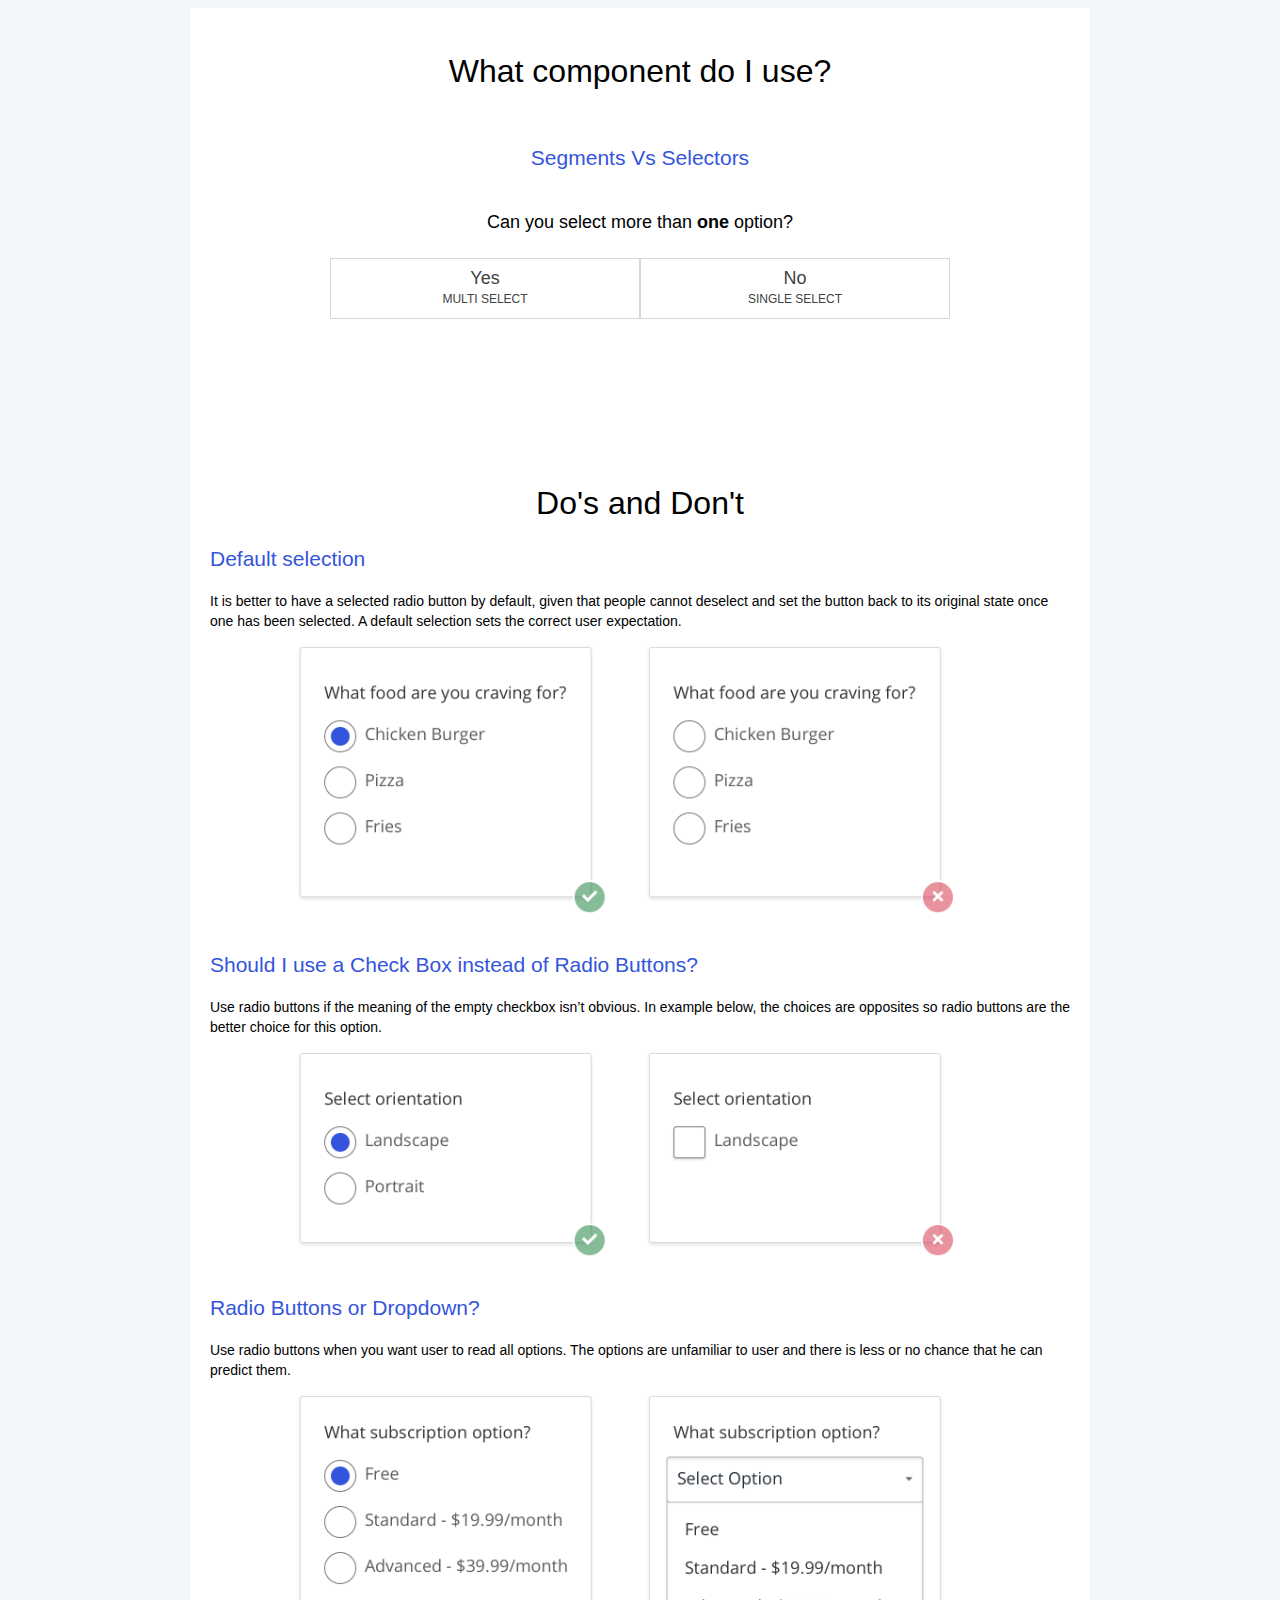
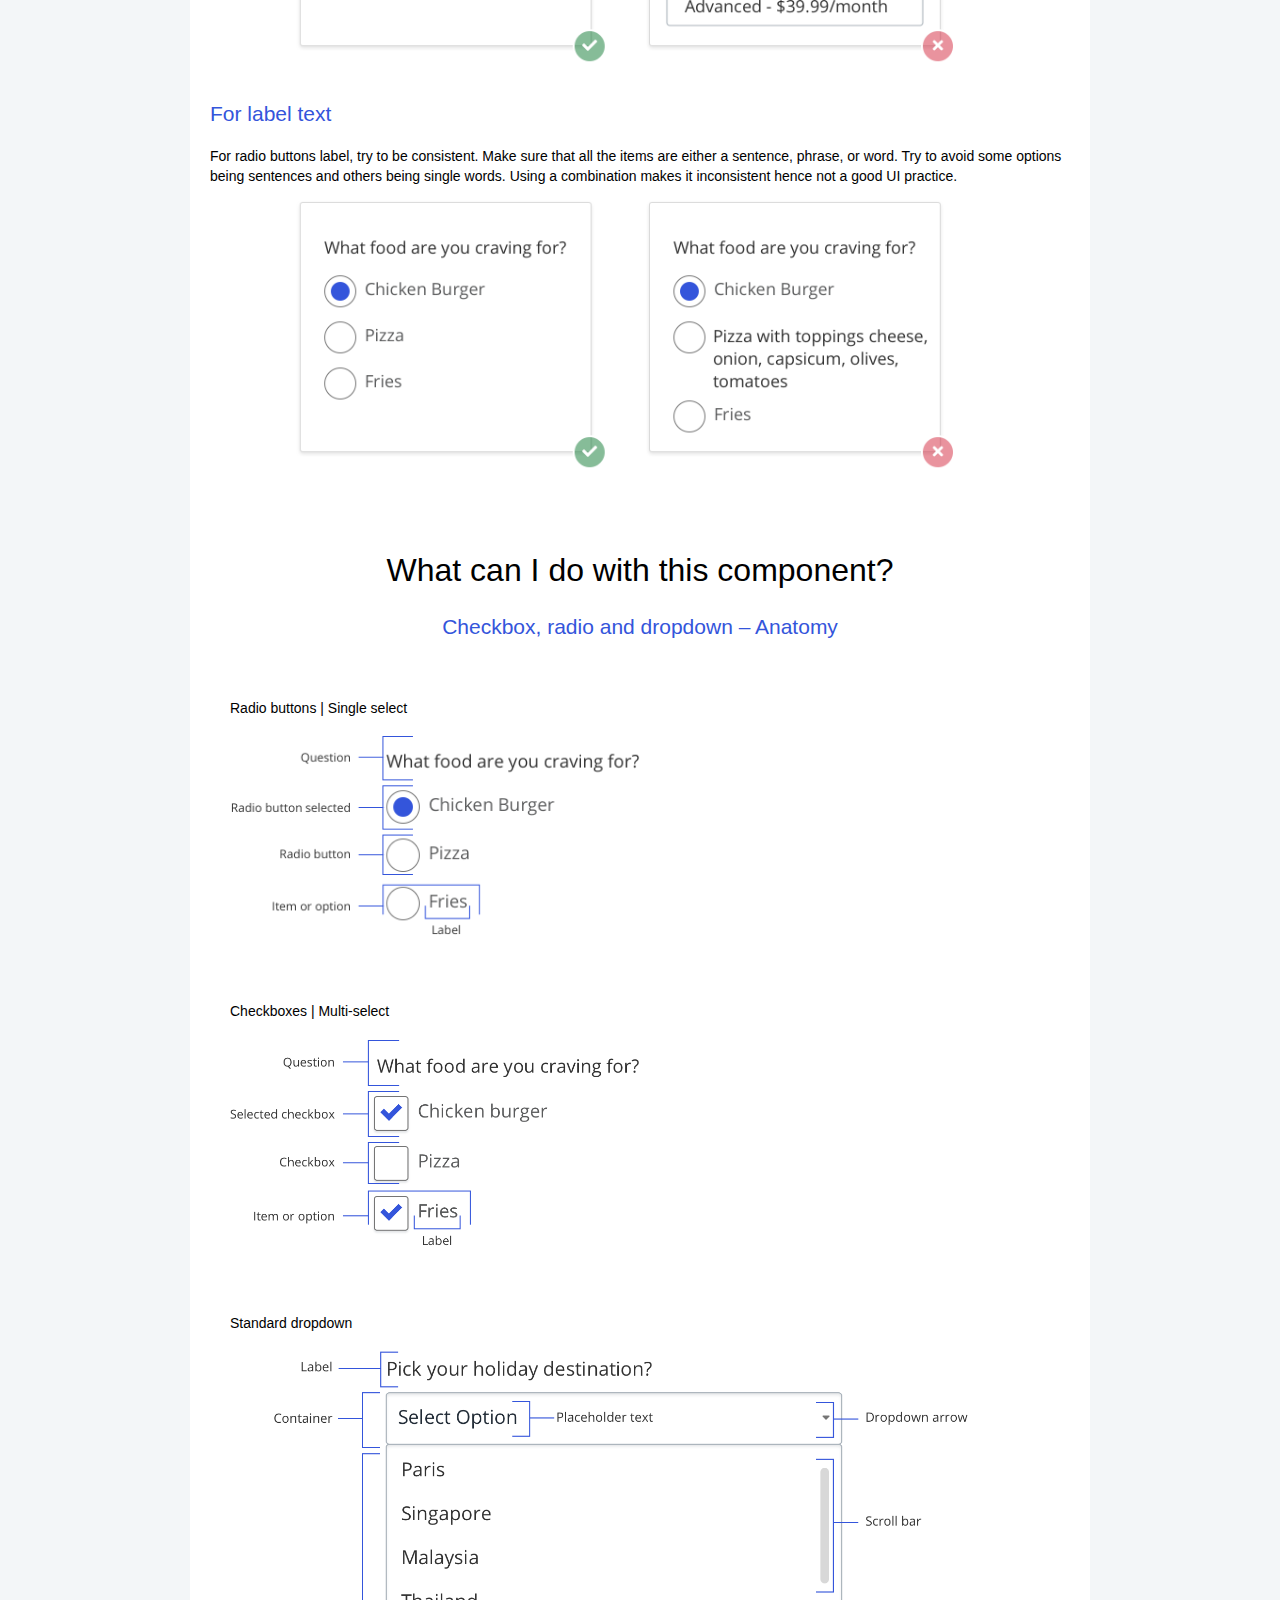
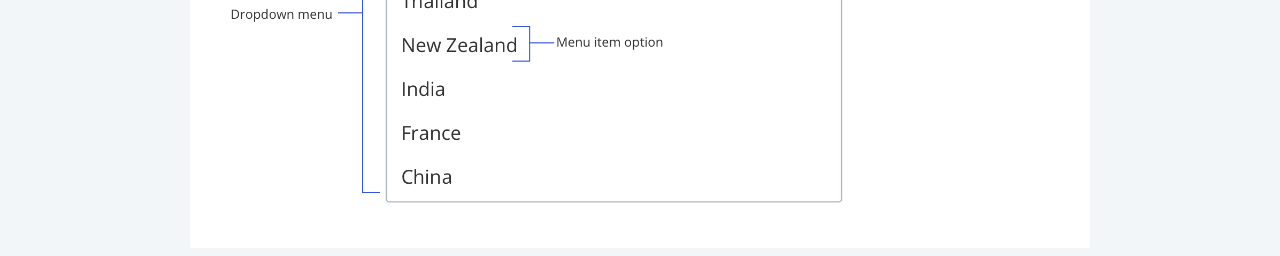
<file: RadioCheckbox/decisiontreeV3.html>
<!DOCTYPE html>
<html lang="en">

<head>
    <link href="https://cdnjs.cloudflare.com/ajax/libs/font-awesome/4.2.0/css/font-awesome.min.css">
    <link rel="stylesheet" href="main.css">
</head>

<body>
   <section class="decision-tree" style="min-height: 267px;">
        <div class="full-width-bg-white cushion-top-bottom">
            <div class="container text-center text-left-mobile cushion-bottom" style="background: white">
                 <h1>What component do I use?</h1>
                <h2><br>Segments Vs Selectors</h2>
                <div id="q1" class="visible">
                    <div class="max-620 question">
                        Can you select more than <b>one</b> option?<br><br>
                        <div class="btn-group btn-group-justified available-answers">
                            <div class="btn btn-radio btn-block no-icons">
                                <input type="radio" name="q1" id="answer-1-a" value="q1-option1">
                                <label for="answer-1-a" class="">
                                    Yes
                                    <br>
                                    <span>Multi select</span>
                                </label>
                            </div>
                            <div class="btn btn-radio btn-block no-icons">
                                <input type="radio" name="q1" id="answer-1-b" value="q1-option2">
                                <label for="answer-1-b" class="">
                                    No
                                    <br>
                                    <span>Single select</span>
                                </label>
                            </div>
                        </div>
                    </div>
                </div>

                <!--CHECKBOX | YES-->

                <div id="q1-option1" class="hidden">
                    <svg version="1.1" xmlns="http://www.w3.org/2000/svg" class="connector connector-2-left max-620">

                        <line x1="25%" y1="0%" x2="25%" y2="30%" class="connector-line"></line>
                        <line x1="25%" y1="30%" x2="50%" y2="65%" class="connector-line"></line>
                        <line x1="50%" y1="65%" x2="50%" y2="100%" class="connector-line"></line>
                    </svg>
                    <div class="max-620 question">
                        How many options can you select from?
                        <br><br>

                        <div class="btn-group btn-group-justified available-answers">
                            <div class="btn btn-radio btn-block no-icons">
                                <input type="radio" name="q1a" id="answer-1a-a" value="a1a">
                                <label for="answer-1a-a" class="">2-3 options</label>
                            </div>
                            <div class="btn btn-radio btn-block no-icons">
                                <input type="radio" name="q1a" id="answer-1a-b" value="a1b">
                                <label for="answer-1a-b" class="">4-7 options</label>
                            </div>
                            <div class="btn btn-radio btn-block no-icons">
                                <input type="radio" name="q1a" id="answer-1a-c" value="a1c">
                                <label for="answer-1a-c" class="">> 8 options</label>
                            </div>
                            <div class="btn btn-radio btn-block no-icons">
                                <input type="radio" name="q1a" id="answer-1a-d" value="a1d">
                                <label for="answer-1a-d" class="">> 16 options</label>
                            </div>
                        </div>
                    </div>
                </div>

                <div id="a1a" class="hidden">
                    <svg version="1.1" xmlns="http://www.w3.org/2000/svg" class="connector connector-2-left max-620">
                        <line x1="12.5%" y1="0%" x2="12.5%" y2="30%" class="connector-line"></line>
                        <line x1="12.5%" y1="30%" x2="50%" y2="65%" class="connector-line"></line>
                        <line x1="50%" y1="65%" x2="50%" y2="100%" class="connector-line"></line>
                    </svg>

                    <div class="answer max-620">
                        <h3>Checkbox list</h3>
                        <p>Checkboxes are used when there are lists of options and the user may select any number of choices. Each checkbox is independent of all other checkboxes in the list, so checking one box doesn't uncheck the others.</p>
                        <h2 style="text-align: left; ">For example</h2>
                        <img src="images/checkbox-list.gif" style="max-width:70%">
                        
                        <h3>Checkbox icon list</h3>
                        <p>Our brains process visual images significantly faster than text. Icon/visual selector are immediately recognisable without the need of much explanation. </p>
                        <h2 style="text-align: left; margin: 0">For example</h2>
                        <img src="images/checkbox-icon.png" style="max-width:100%">
                    </div>
                </div>

                <div id="a1b" class="hidden">
                    <svg version="1.1" xmlns="http://www.w3.org/2000/svg" class="connector connector-3-right max-620">
                        <line x1="37.5%" y1="0%" x2="37.5%" y2="30%" class="connector-line"></line>
                        <line x1="37.5%" y1="30%" x2="50%" y2="65%" class="connector-line"></line>
                        <line x1="50%" y1="65%" x2="50%" y2="100%" class="connector-line"></line>
                    </svg>

                    <div class="answer max-620">
                        <h3>Checkbox list</h3>
                        <p>Checkboxes are used when there are lists of options and the user may select any number of choices. Each checkbox is independent of all other checkboxes in the list, so checking one box doesn't uncheck the others.</p>
                        <h2 style="text-align: left; margin: 0">For example</h2>
                        <img src="images/checkbox-4to7.png" style="max-width:70%">
                    </div>
                </div>
                
                <div id="a1c" class="hidden">
                    <svg version="1.1" xmlns="http://www.w3.org/2000/svg" class="connector connector-3-right max-620">
                        <line x1="62.5%" y1="0%" x2="62.5%" y2="30%" class="connector-line"></line>
                        <line x1="62.5%" y1="30%" x2="50%" y2="65%" class="connector-line"></line>
                        <line x1="50%" y1="65%" x2="50%" y2="100%" class="connector-line"></line>
                    </svg>

                    <div class="answer max-620">
                        <h3>Multiple selection</h3>
                        <p>Multi selection can be used when a user wants to store multiple values for the same record. </p>
                        <h2 style="text-align: left; margin: 0px ">For example</h2>
                        <img src="multi-select.gif" style="max-width:100%">
                    </div>
                </div>
            <div id="a1d" class="hidden">
                    <svg version="1.1" xmlns="http://www.w3.org/2000/svg" class="connector connector-3-right max-620">
                        <line x1="87.5%" y1="0%" x2="87.5%" y2="30%" class="connector-line"></line>
                        <line x1="87.5%" y1="30%" x2="50%" y2="65%" class="connector-line"></line>
                        <line x1="50%" y1="65%" x2="50%" y2="100%" class="connector-line"></line>
                    </svg>

                    <div class="answer max-620">
                        <h3>Multiple search selection</h3>
                        <p>A selection dropdown can allow a user to search through a large list of choices.</p>
                        <h2 style="text-align: left; margin: 0px ">For example</h2>
                        <img src="images/multiple-search-select.gif" style="max-width:100%">
                    </div>
                </div>

                <!--RADIO | NO-->

                <div id="q1-option2" class="hidden">
                    <svg version="1.1" xmlns="http://www.w3.org/2000/svg" class="connector connector-2-right max-620">
                        <line x1="83.3%" y1="0%" x2="83.3%" y2="30%" class="connector-line"></line>
                        <line x1="83.3%" y1="30%" x2="50%" y2="65%" class="connector-line"></line>
                        <line x1="50%" y1="65%" x2="50%" y2="100%" class="connector-line"></line>
                    </svg>

                    <div class="max-620 question">
                        How many options can you select from?<br><br>
                        <div class="btn-group btn-group-justified available-answers">
                            <div class="btn btn-radio btn-block no-icons">
                                <input type="radio" name="q1b" id="question-1b-a" value="q2a">
                                <label for="question-1b-a" class="">2 option</label>
                            </div>
                            <div class="btn btn-radio btn-block no-icons">
                                <input type="radio" name="q1b" id="question-1b-b" value="q2b">
                                <label for="question-1b-b" class="">3-7 options</label>
                            </div>
                            <div class="btn btn-radio btn-block no-icons">
                                <input type="radio" name="q1b" id="question-1b-c" value="q2c">
                                <label for="question-1b-c" class="">> 8 options</label>
                            </div>
                            <div class="btn btn-radio btn-block no-icons">
                                <input type="radio" name="q1b" id="question-1b-d" value="q2d">
                                <label for="question-1b-d" class="">> 16 options</label>
                            </div>
                        </div>
                    </div>
                </div>

                <div id="q2a" class="hidden">
                      <svg version="1.1" xmlns="http://www.w3.org/2000/svg" class="connector connector-2-left max-620">
                        <line x1="12.5%" y1="0%" x2="12.5%" y2="30%" class="connector-line"></line>
                        <line x1="12.5%" y1="30%" x2="50%" y2="65%" class="connector-line"></line>
                        <line x1="50%" y1="65%" x2="50%" y2="100%" class="connector-line"></line>
                    </svg>


                    <div class="max-620 answer">


                        <div class="btn-group btn-group-justified available-answers">
                            <div >
                                <h3>A toggle switch</h3>
                                <p>A toggle switch represents a physical switch and is an “either/or” control<br></p>
                                <img src="images/toggle-yes-no.gif"  style="max-width: 250px">
                                
                            </div>
                            
                            <div >
                                
                                <h3>A stand-alone checkbox</h3>
                                <p>A stand-alone checkbox is usually used at the end of a form to confirm that the user agrees to certain conditions.</p>
                                <img src="images/iagree.gif"  style="max-width: 180px">
                            </div>
                            
                            <div >
                                
                                <h3>Radio icon list</h3>
                        <p>Our brains process visual images significantly faster than text. Icon/visual selector are immediately recognisable without the need of much explanation. </p>
                        <h2 style="text-align: left; margin: 0">For example</h2>
                        <img src="images/radio-icon-2.gif" style="max-width: 80%">
                            </div>
                        </div>
                    </div>
                </div>

                <div id="q2b" class="hidden">
                                     <svg version="1.1" xmlns="http://www.w3.org/2000/svg" class="connector connector-3-right max-620">
                        <line x1="37.5%" y1="0%" x2="37.5%" y2="30%" class="connector-line"></line>
                        <line x1="37.5%" y1="30%" x2="50%" y2="65%" class="connector-line"></line>
                        <line x1="50%" y1="65%" x2="50%" y2="100%" class="connector-line"></line>
                    </svg>

                    <div class="max-620 question">
                        Are the options short (1-2 words)?
                        <br><br>

                        <div class="btn-group btn-group-justified available-answers">
                            <div class="btn btn-radio btn-block no-icons">
                                <input type="radio" name="q2b" id="answer-2b-a" value="a2a">
                                <label for="answer-2b-a" class="">Yes</label>
                            </div>
                            <div class="btn btn-radio btn-block no-icons">
                                <input type="radio" name="q2b" id="answer-2b-b" value="a2b">
                                <label for="answer-2b-b" class="">No</label>
                            </div>
                        </div>
                    </div>
                </div>

                <div id="a2a" class="hidden">
                    <svg version="1.1" xmlns="http://www.w3.org/2000/svg" class="connector connector-2-left max-620">
                        <line x1="25%" y1="0%" x2="25%" y2="30%" class="connector-line"></line>
                        <line x1="25%" y1="30%" x2="50%" y2="65%" class="connector-line"></line>
                        <line x1="50%" y1="65%" x2="50%" y2="100%" class="connector-line"></line>
                    </svg>

                    <div class="answer max-620">

                        <h3>Segmented Control</h3>
                        <p>A segmented control is a linear set of two or more segments, each of which functions as a mutually exclusive button.</p>
                        <img src="images/segment.gif"  style="width:50%">
                        <br><br>
                        <h3>Radio icon list</h3>
                        <p>Our brains process visual images significantly faster than text. Icon/visual selector are immediately recognisable without the need of much explanation. </p>
                        <h2 style="text-align: left; margin: 0">For example</h2>
                        <img src="images/radio-icon-3.gif" style="max-width:100%">
                    </div>
                </div>

                <div id="a2b" class="hidden">
                    <svg version="1.1" xmlns="http://www.w3.org/2000/svg" class="connector connector-3-right max-620">
                        <line x1="83.3%" y1="0%" x2="83.3%" y2="30%" class="connector-line"></line>
                        <line x1="83.3%" y1="30%" x2="50%" y2="65%" class="connector-line"></line>
                        <line x1="50%" y1="65%" x2="50%" y2="100%" class="connector-line"></line>
                    </svg>

                    <div class="answer max-620">
                        <h3>Radio button list</h3>
                        <p>Radio button lists are used when the user needs to select a single option out of a list of options.</p>
                        <img src="images/radio-list.gif"  style="width:80%">
                    </div>
                </div>

                <div id="q2c" class="hidden">
                   <svg version="1.1" xmlns="http://www.w3.org/2000/svg" class="connector connector-3-right max-620">
                        <line x1="62.5%" y1="0%" x2="62.5%" y2="30%" class="connector-line"></line>
                        <line x1="62.5%" y1="30%" x2="50%" y2="65%" class="connector-line"></line>
                        <line x1="50%" y1="65%" x2="50%" y2="100%" class="connector-line"></line>
                    </svg>

                    <div class="max-620 answer">
                        <h3>Dropdown / Select</h3>
                        <p>A drop-down or select is a list of options that is only revealed when a user interacts by clicking on it</p>
                        <img src="Select.png" style="max-width: 50%">
                    </div>
                </div>
                 <div id="q2d" class="hidden">
                    <svg version="1.1" xmlns="http://www.w3.org/2000/svg" class="connector connector-3-right max-620">
                        <line x1="87.5%" y1="0%" x2="87.5%" y2="30%" class="connector-line"></line>
                        <line x1="87.5%" y1="30%" x2="50%" y2="65%" class="connector-line"></line>
                        <line x1="50%" y1="65%" x2="50%" y2="100%" class="connector-line"></line>
                    </svg>

                    <div class="answer max-620">
                        <h3>Single search selection</h3>
                        <p>A selection dropdown can allow a user to search through a large list of choices.</p>
                        <h2 style="text-align: left; margin: 0px ">For example</h2>
                        <img src="images/search-select1.gif" style="max-width:100%">
                    </div>
                </div>

                <div style="width: 100%; height: 100px;"></div>


            </div>

        </div>
    </section>
    <section>
        <div class="full-width-bg-white cushion-top-bottom">
            <div class="container text-left text-left-mobile cushion-bottom" style="background: white">
                <h1> Do's and Don't</h1>
                <div class="do">
                    <h2>Default selection</h2>
                    <p>It is better to have a selected radio button by default, given that people cannot deselect and set the button back to its original state once one has been selected. A default selection sets the correct user expectation.</p>
                    <img src="do1.png" style="max-width:80%" class="img-text-center">
                </div>
                <div class="do">
                    <h2>Should I use a Check Box instead of Radio Buttons?</h2>
                    <p>Use radio buttons if the meaning of the empty checkbox isn’t obvious. In example below, the choices are opposites so radio buttons are the better choice for this option.</p>
                    <img src="do2.png" style="max-width:80%"  class="img-text-center">
                </div>
                <div class="do">
                    <h2>Radio Buttons or Dropdown?</h2>
                    <p>Use radio buttons when you want user to read all options.
                        The options are unfamiliar to user and there is less or no chance that he can predict them.
                    </p>
                    <img src="do3.png" style="max-width:80%"  class="img-text-center">
                </div>
                <div class="do">
                    <h2>For label text</h2>
                    <p>For radio buttons label, try to be consistent. 
Make sure that all the items are either a sentence, phrase, or word. Try to avoid some options being sentences and others being single words. Using a combination makes it inconsistent hence not a good UI practice.
                    </p>
                    <img src="do4.png" style="max-width:80%"  class="img-text-center">
                </div>
            </div>
        </div>

    </section>

   
    
    
    <section>
         <div class="container text-center text-left-mobile cushion-bottom" style="background: white">
           <h1>What can I do with this component?</h1>
             <h2>Checkbox, radio and dropdown – Anatomy</h2>
            <div class="container text-left">
                <h4>Radio buttons | Single select </h4>
                <img src="anatomy-radio.png" class="image-pure" style="max-width:50%">
            </div>
            <div  class="container text-left">
                <h4>Checkboxes | Multi-select </h4>
                <img src="anatomy-checkbox.png" class="image-pure" style="max-width:50%">
            </div>
              <div  class="container text-left">
                <h4>Standard dropdown</h4>
                <img src="anatomy-selectdropdown.png" class="image-pure" style="max-width:90%">
            </div>
        </div>
    </section>


    <section style="display: none">
        <div class="container">
            <h1><br>When to use a radio button</h1>
            <div class="text-left">
                <ul>
                    <li>When you only want the user to select one item</li>
                    <li>If you have fewer than six options</li>
                    <li>When you want to force a selection of one</li>
                    <li>If the question has only two options that are YES/NO</li>
                    <li>If your options are short, consider using multiple choice toggle.</li>
                </ul>
            </div>

        </div>
    </section>
    <section  style="display: none">
        <div class="container">
            <h1><br>When to use checkboxes</h1>
            <div class="text-left">
                <ul>
                    <li>When you want the user to select more than one option or even none</li>
                    <li>When you have to say YES, I have read terms and conditions. </li>

                </ul>
            </div>
            <br><br><br>
        </div>
    </section>
    <script>
        function recordAllAnswers(e) {
            var n = ["q1"],
                t = document.querySelectorAll("input:checked");
            for (i = 0; i < t.length && (n.push(t[i].value), t[i] != e); i++);
            return n
        }

        function renderQuestions(e) {
            hideAllQuestions(), showQuestions(e), setTimeout(function() {
                var i = e.pop(),
                    n = document.getElementById(i).offsetTop;
                $("html, body").animate({
                    scrollTop: n - 200
                })
            }, 50)
        }

        function showQuestions(e) {
            for (i = 0; i < e.length; i++) document.getElementById(e[i]).className = "visible";
            var n = document.querySelectorAll(".hidden input");
            for (i = 0; i < n.length; i++) n[i].checked = !1
        }

        function hideAllQuestions() {
            var e = document.querySelectorAll(".hidden, .visible");
            for (i = 0; i < e.length; i++) e[i].className = "hidden"
        }
        var inputs = document.querySelectorAll(".decision-tree input[type=radio]");
        for (i = 0; i < inputs.length; i++) inputs[i].addEventListener("click", function(e) {
            e || (e = window.event);
            var i = recordAllAnswers(e.target);
            renderQuestions(i)
        });
    </script>



</body></html>
</file>
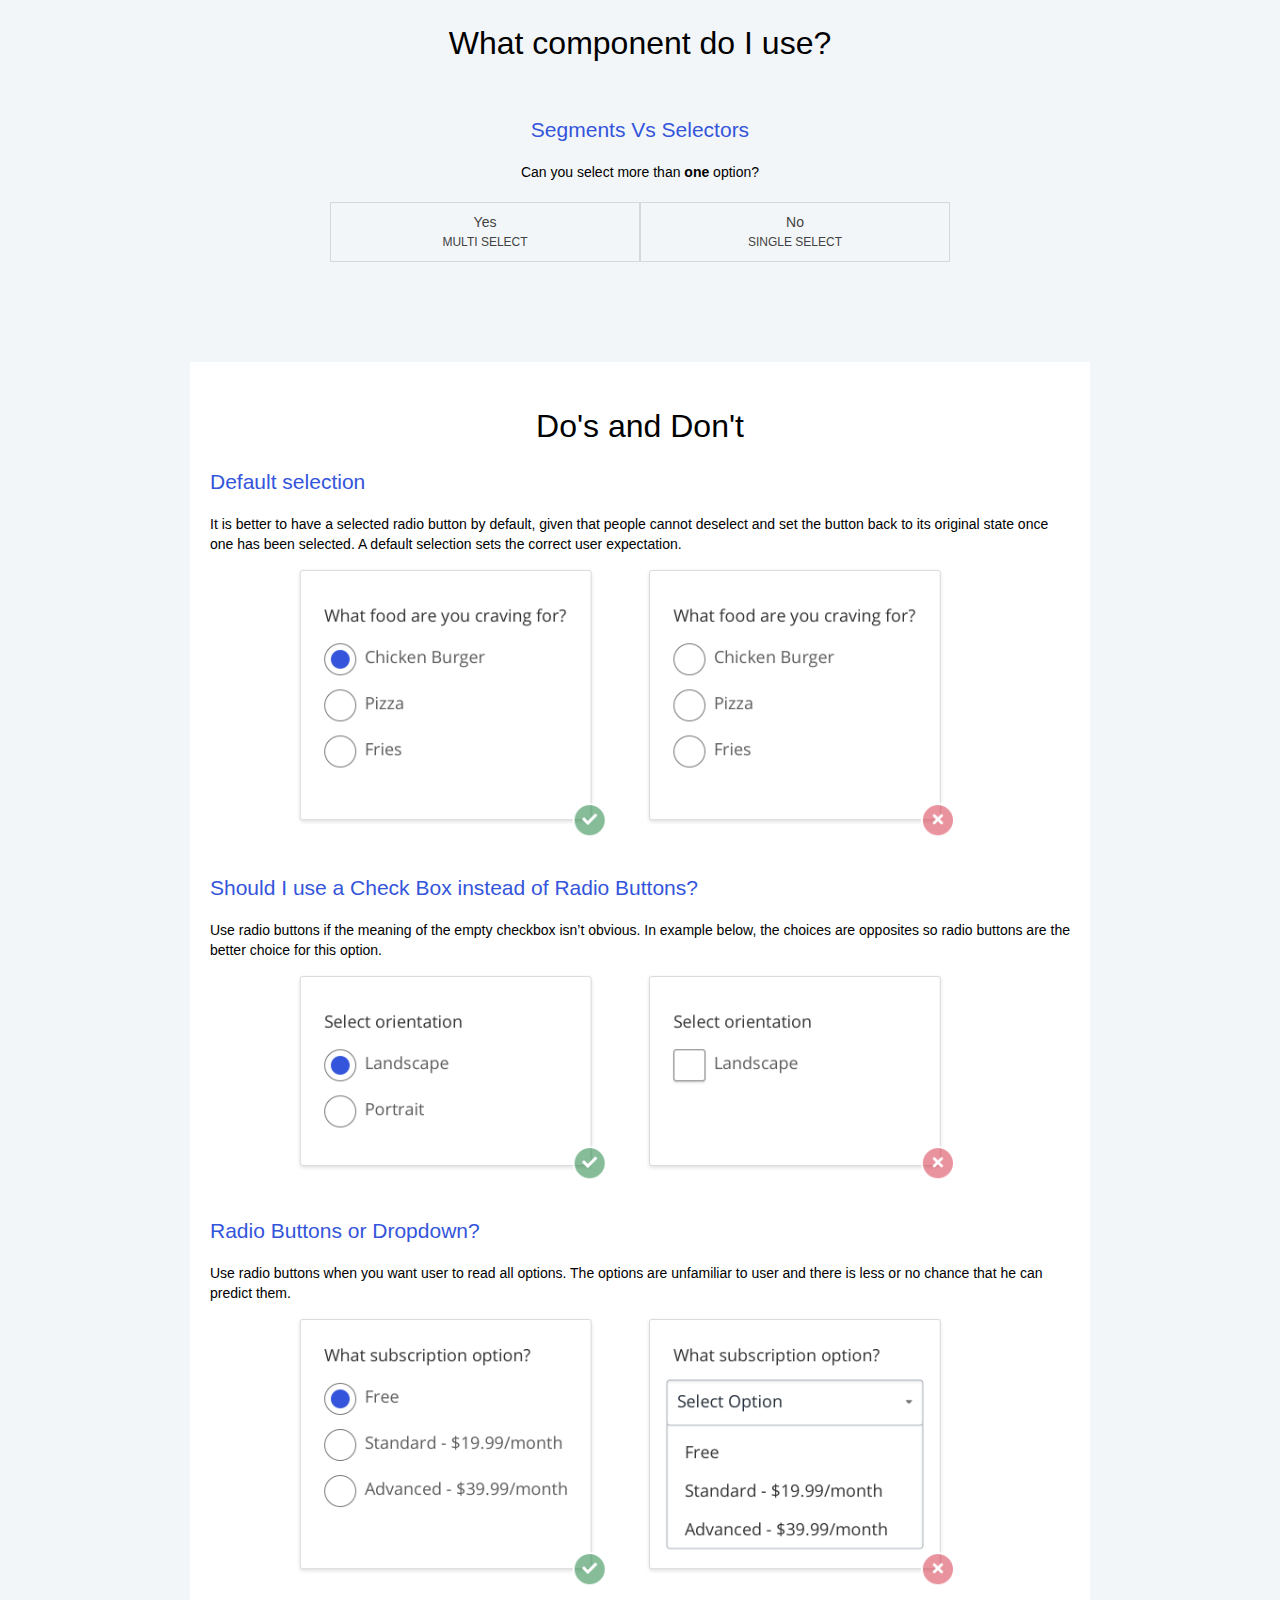
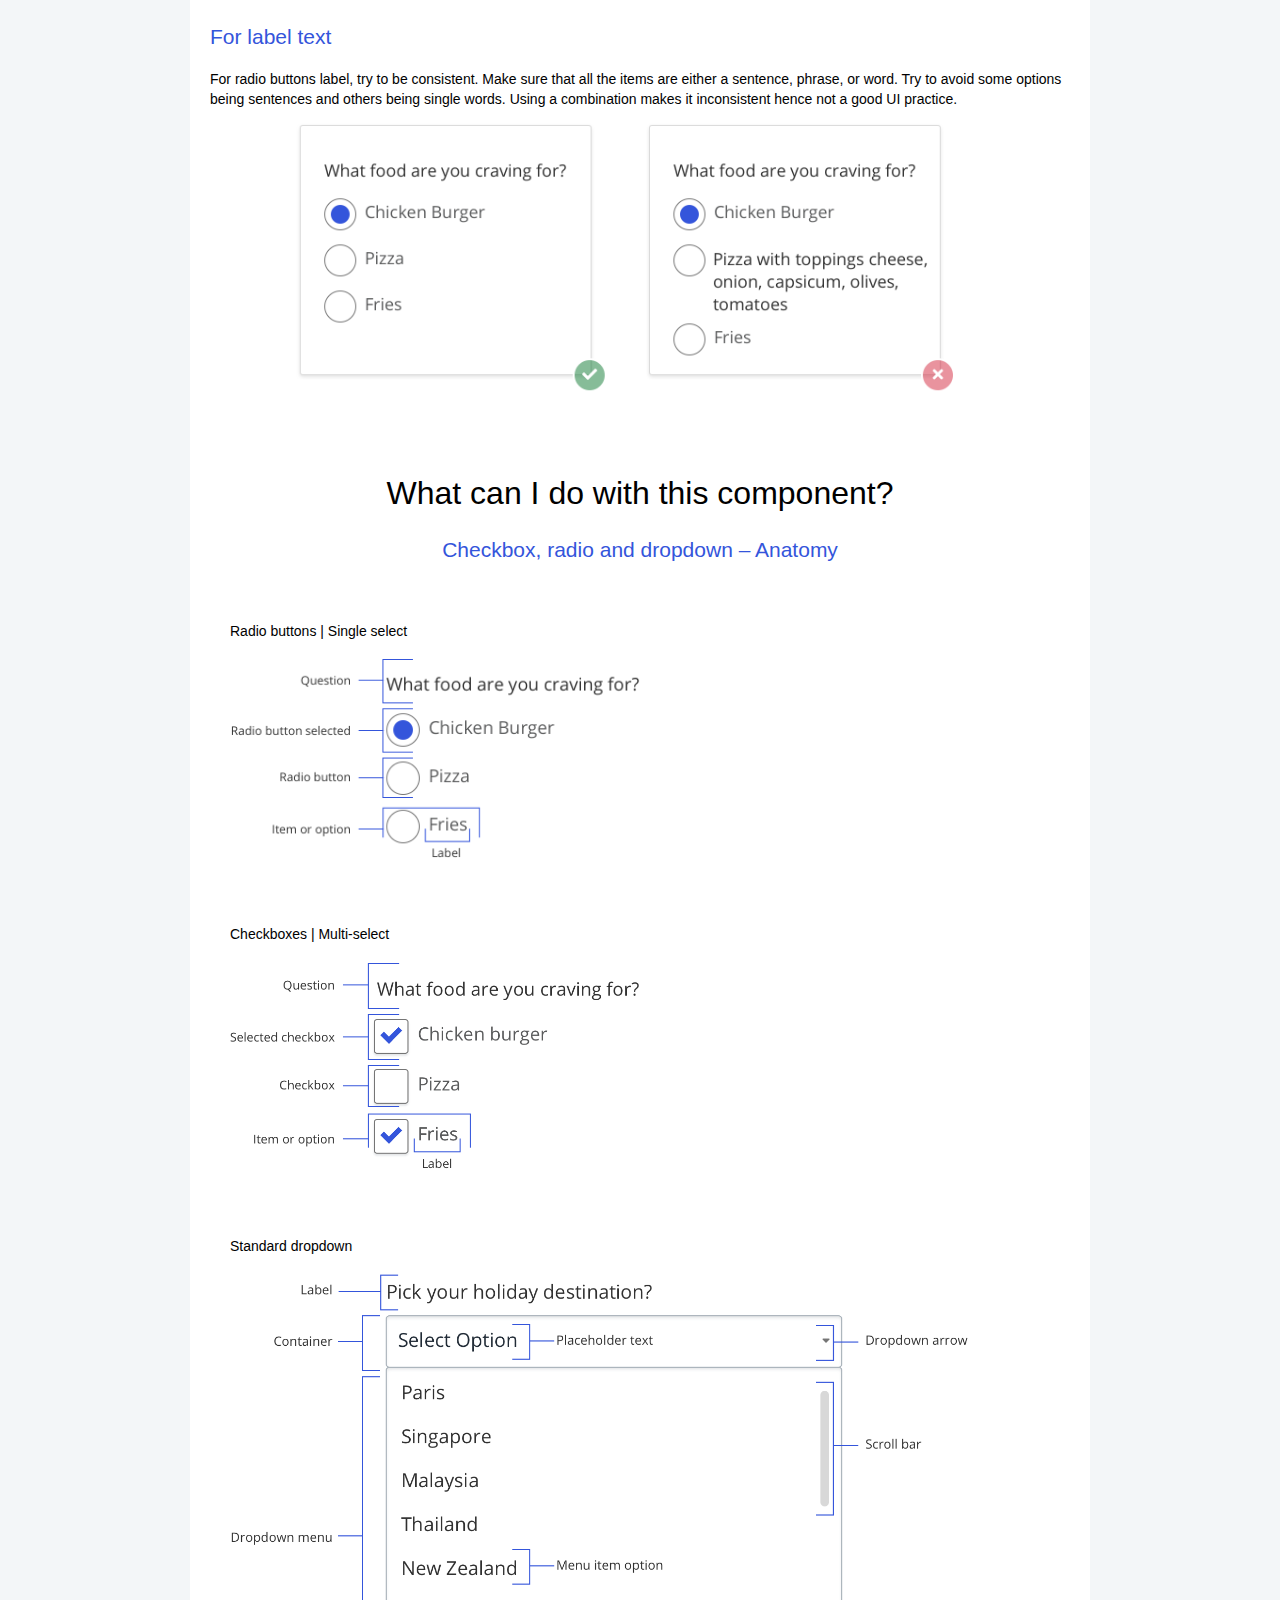
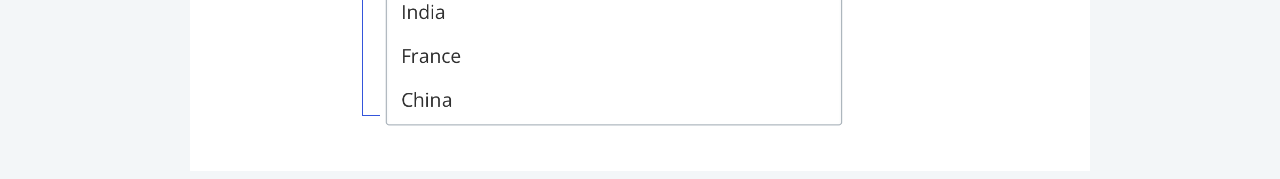
<file: RadioCheckbox/decisiontreeV4.html>
<!DOCTYPE html>
<html lang="en">

<head>
    <link rel="stylesheet" href="main2.css">
</head>

<body>
    <section class="decision-tree">
        <div>
            <div class="text-center">
                <h1>What component do I use?</h1>
                <h2><br>Segments Vs Selectors</h2>
                <div id="q1" class="visible">
                    <div class="max-grid">
                        Can you select more than <b>one</b> option?<br><br>
                        <div class="btn-group-justified">
                            <div class="btn btn-radio">
                                <input type="radio" name="q1" id="answer-1-a" value="q1-option1">
                                <label for="answer-1-a">
                                    Yes
                                    <br>
                                    <span>Multi select</span>
                                </label>
                            </div>
                            <div class="btn btn-radio">
                                <input type="radio" name="q1" id="answer-1-b" value="q1-option2">
                                <label for="answer-1-b" class="">
                                    No
                                    <br>
                                    <span>Single select</span>
                                </label>
                            </div>
                        </div>
                    </div>
                </div>

                <!--CHECKBOX | YES-->

                <div id="q1-option1" class="hidden">
                    <svg version="1.1" xmlns="http://www.w3.org/2000/svg" class="connector max-grid">
                        <line x1="25%" y1="0%" x2="25%" y2="30%" class="connector-line"></line>
                        <line x1="25%" y1="30%" x2="50%" y2="65%" class="connector-line"></line>
                        <line x1="50%" y1="65%" x2="50%" y2="100%" class="connector-line"></line>
                    </svg>
                    <div class="max-grid question">
                        How many options can you select from?
                        <br><br>

                        <div class="btn-group-justified">
                            <div class="btn btn-radio">
                                <input type="radio" name="q1a" id="answer-1a-a" value="a1a">
                                <label for="answer-1a-a" class="">2-3 options</label>
                            </div>
                            <div class="btn btn-radio">
                                <input type="radio" name="q1a" id="answer-1a-b" value="a1b">
                                <label for="answer-1a-b" class="">4-7 options</label>
                            </div>
                            <div class="btn btn-radio">
                                <input type="radio" name="q1a" id="answer-1a-c" value="a1c">
                                <label for="answer-1a-c" class="">> 8 options</label>
                            </div>
                            <div class="btn btn-radio">
                                <input type="radio" name="q1a" id="answer-1a-d" value="a1d">
                                <label for="answer-1a-d" class="">> 16 options</label>
                            </div>
                        </div>
                    </div>
                </div>

                <div id="a1a" class="hidden">
                    <svg version="1.1" xmlns="http://www.w3.org/2000/svg" class="connector max-grid">
                        <line x1="12.5%" y1="0%" x2="12.5%" y2="30%" class="connector-line"></line>
                        <line x1="12.5%" y1="30%" x2="50%" y2="65%" class="connector-line"></line>
                        <line x1="50%" y1="65%" x2="50%" y2="100%" class="connector-line"></line>
                    </svg>

                    <div class="answer max-grid">
                        <h3>Checkbox list</h3>
                        <p>Checkboxes are used when there are lists of options and the user may select any number of choices. Each checkbox is independent of all other checkboxes in the list, so checking one box doesn't uncheck the others.</p>
                        <h2>For example</h2>
                        <img src="images/checkbox-list.gif">

                        <h3>Checkbox icon list</h3>
                        <p>Our brains process visual images significantly faster than text. Icon/visual selector are immediately recognisable without the need of much explanation. </p>
                        <h2>For example</h2>
                        <img src="images/checkbox-icon.png">
                    </div>
                </div>

                <div id="a1b" class="hidden">
                    <svg version="1.1" xmlns="http://www.w3.org/2000/svg" class="connector max-grid">
                        <line x1="37.5%" y1="0%" x2="37.5%" y2="30%" class="connector-line"></line>
                        <line x1="37.5%" y1="30%" x2="50%" y2="65%" class="connector-line"></line>
                        <line x1="50%" y1="65%" x2="50%" y2="100%" class="connector-line"></line>
                    </svg>

                    <div class="answer max-grid">
                        <h3>Checkbox list</h3>
                        <p>Checkboxes are used when there are lists of options and the user may select any number of choices. Each checkbox is independent of all other checkboxes in the list, so checking one box doesn't uncheck the others.</p>
                        <h2 style="text-align: left; margin: 0">For example</h2>
                        <img src="images/checkbox-4to7.png" style="max-width:70%">
                    </div>
                </div>

                <div id="a1c" class="hidden">
                    <svg version="1.1" xmlns="http://www.w3.org/2000/svg" class="connector max-grid">
                        <line x1="62.5%" y1="0%" x2="62.5%" y2="30%" class="connector-line"></line>
                        <line x1="62.5%" y1="30%" x2="50%" y2="65%" class="connector-line"></line>
                        <line x1="50%" y1="65%" x2="50%" y2="100%" class="connector-line"></line>
                    </svg>

                    <div class="answer max-grid">
                        <h3>Multiple selection</h3>
                        <p>Multi selection can be used when a user wants to store multiple values for the same record. </p>
                        <h5 class="text-align-left pbs">For example</h5>
                        <img src="multi-select.gif">
                    </div>
                </div>

                <div id="a1d" class="hidden">
                    <svg version="1.1" xmlns="http://www.w3.org/2000/svg" class="connector max-grid">
                        <line x1="87.5%" y1="0%" x2="87.5%" y2="30%" class="connector-line"></line>
                        <line x1="87.5%" y1="30%" x2="50%" y2="65%" class="connector-line"></line>
                        <line x1="50%" y1="65%" x2="50%" y2="100%" class="connector-line"></line>
                    </svg>

                    <div class="answer max-grid">
                        <h3>Multiple search selection</h3>
                        <p>A selection dropdown can allow a user to search through a large list of choices.</p>
                        <h5 class="text-align-left pbs">For example</h5>
                        <img src="images/multiple-search-select.gif">
                    </div>
                </div>

                <!--RADIO | NO-->

                <div id="q1-option2" class="hidden">
                    <svg version="1.1" xmlns="http://www.w3.org/2000/svg" class="connector connector-2-right max-grid">
                        <line x1="83.3%" y1="0%" x2="83.3%" y2="30%" class="connector-line"></line>
                        <line x1="83.3%" y1="30%" x2="50%" y2="65%" class="connector-line"></line>
                        <line x1="50%" y1="65%" x2="50%" y2="100%" class="connector-line"></line>
                    </svg>

                    <div class="max-grid question">
                        How many options can you select from?<br><br>
                        <div class="btn-group btn-group-justified available-answers">
                            <div class="btn btn-radio btn-block no-icons">
                                <input type="radio" name="q1b" id="question-1b-a" value="q2a">
                                <label for="question-1b-a" class="">2 option</label>
                            </div>
                            <div class="btn btn-radio btn-block no-icons">
                                <input type="radio" name="q1b" id="question-1b-b" value="q2b">
                                <label for="question-1b-b" class="">3-7 options</label>
                            </div>
                            <div class="btn btn-radio btn-block no-icons">
                                <input type="radio" name="q1b" id="question-1b-c" value="q2c">
                                <label for="question-1b-c" class="">> 8 options</label>
                            </div>
                            <div class="btn btn-radio btn-block no-icons">
                                <input type="radio" name="q1b" id="question-1b-d" value="q2d">
                                <label for="question-1b-d" class="">> 16 options</label>
                            </div>
                        </div>
                    </div>
                </div>

                <div id="q2a" class="hidden">
                    <svg version="1.1" xmlns="http://www.w3.org/2000/svg" class="connector max-grid">
                        <line x1="12.5%" y1="0%" x2="12.5%" y2="30%" class="connector-line"></line>
                        <line x1="12.5%" y1="30%" x2="50%" y2="65%" class="connector-line"></line>
                        <line x1="50%" y1="65%" x2="50%" y2="100%" class="connector-line"></line>
                    </svg>
                    <div class="max-grid answer">
                        <div>
                            <h3>A toggle switch</h3>
                            <p>A toggle switch represents a physical switch and is an “either/or” control<br></p>
                            <img src="images/toggle-yes-no.gif" style="max-width: 250px">
                        </div>
                        <div>

                            <h3>A stand-alone checkbox</h3>
                            <p>A stand-alone checkbox is usually used at the end of a form to confirm that the user agrees to certain conditions.</p>
                            <img src="images/iagree.gif" style="max-width: 180px">
                        </div>
                        <div>
                            <h3>Radio icon list</h3>
                            <p>Our brains process visual images significantly faster than text. Icon/visual selector are immediately recognisable without the need of much explanation. </p>
                            <h2 style="text-align: left; margin: 0">For example</h2>
                            <img src="images/radio-icon-2.gif" style="max-width: 80%">
                        </div>
                    </div>
                </div>

                <div id="q2b" class="hidden">
                    <svg version="1.1" xmlns="http://www.w3.org/2000/svg" class="connector max-grid">
                        <line x1="37.5%" y1="0%" x2="37.5%" y2="30%" class="connector-line"></line>
                        <line x1="37.5%" y1="30%" x2="50%" y2="65%" class="connector-line"></line>
                        <line x1="50%" y1="65%" x2="50%" y2="100%" class="connector-line"></line>
                    </svg>
                    <div class="max-grid question">
                        Are the options short (1-2 words)?
                        <br><br>

                        <div class="btn-group-justified">
                            <div class="btn btn-radio">
                                <input type="radio" name="q2b" id="answer-2b-a" value="a2a">
                                <label for="answer-2b-a" class="">Yes</label>
                            </div>
                            <div class="btn btn-radio">
                                <input type="radio" name="q2b" id="answer-2b-b" value="a2b">
                                <label for="answer-2b-b" class="">No</label>
                            </div>
                        </div>
                    </div>
                </div>

                <div id="a2a" class="hidden">
                    <svg version="1.1" xmlns="http://www.w3.org/2000/svg" class="connector max-grid">
                        <line x1="25%" y1="0%" x2="25%" y2="30%" class="connector-line"></line>
                        <line x1="25%" y1="30%" x2="50%" y2="65%" class="connector-line"></line>
                        <line x1="50%" y1="65%" x2="50%" y2="100%" class="connector-line"></line>
                    </svg>

                    <div class="answer max-grid">
                        <h3>Segmented Control</h3>
                        <p>A segmented control is a linear set of two or more segments, each of which functions as a mutually exclusive button.</p>
                        <img src="images/segment.gif">
                        <br><br>
                        
                        <h3>Radio icon list</h3>
                        <p>Our brains process visual images significantly faster than text. Icon/visual selector are immediately recognisable without the need of much explanation. </p>
                        <h2 style="text-align: left; margin: 0">For example</h2>
                        <img src="images/radio-icon-3.gif">
                    </div>
                </div>

                <div id="a2b" class="hidden">
                    <svg version="1.1" xmlns="http://www.w3.org/2000/svg" class="connector max-grid">
                        <line x1="83.3%" y1="0%" x2="83.3%" y2="30%" class="connector-line"></line>
                        <line x1="83.3%" y1="30%" x2="50%" y2="65%" class="connector-line"></line>
                        <line x1="50%" y1="65%" x2="50%" y2="100%" class="connector-line"></line>
                    </svg>

                    <div class="answer max-grid">
                        <h3>Radio button list</h3>
                        <p>Radio button lists are used when the user needs to select a single option out of a list of options.</p>
                        <img src="images/radio-list.gif" style="width:80%">
                    </div>
                </div>

                <div id="q2c" class="hidden">
                    <svg version="1.1" xmlns="http://www.w3.org/2000/svg" class="connector max-grid">
                        <line x1="62.5%" y1="0%" x2="62.5%" y2="30%" class="connector-line"></line>
                        <line x1="62.5%" y1="30%" x2="50%" y2="65%" class="connector-line"></line>
                        <line x1="50%" y1="65%" x2="50%" y2="100%" class="connector-line"></line>
                    </svg>

                    <div class="max-grid answer">
                        <h3>Dropdown / Select</h3>
                        <p>A drop-down or select is a list of options that is only revealed when a user interacts by clicking on it</p>
                        <img src="Select.png" style="max-width: 50%">
                    </div>
                </div>
                <div id="q2d" class="hidden">
                    <svg version="1.1" xmlns="http://www.w3.org/2000/svg" class="connector max-grid">
                        <line x1="87.5%" y1="0%" x2="87.5%" y2="30%" class="connector-line"></line>
                        <line x1="87.5%" y1="30%" x2="50%" y2="65%" class="connector-line"></line>
                        <line x1="50%" y1="65%" x2="50%" y2="100%" class="connector-line"></line>
                    </svg>

                    <div class="answer max-grid">
                        <h3>Single search selection</h3>
                        <p>A selection dropdown can allow a user to search through a large list of choices.</p>
                        <h2 style="text-align: left; margin: 0px ">For example</h2>
                        <img src="images/search-select1.gif" style="max-width:100%">
                    </div>
                </div>

                <div style="width: 100%; height: 100px;"></div>


            </div>

        </div>
    </section>
    <section>
        <div class="full-width-bg-white cushion-top-bottom">
            <div class="container text-left text-left-mobile cushion-bottom" style="background: white">
                <h1> Do's and Don't</h1>
                <div class="do">
                    <h2>Default selection</h2>
                    <p>It is better to have a selected radio button by default, given that people cannot deselect and set the button back to its original state once one has been selected. A default selection sets the correct user expectation.</p>
                    <img src="do1.png" style="max-width:80%" class="img-text-center">
                </div>
                <div class="do">
                    <h2>Should I use a Check Box instead of Radio Buttons?</h2>
                    <p>Use radio buttons if the meaning of the empty checkbox isn’t obvious. In example below, the choices are opposites so radio buttons are the better choice for this option.</p>
                    <img src="do2.png" style="max-width:80%" class="img-text-center">
                </div>
                <div class="do">
                    <h2>Radio Buttons or Dropdown?</h2>
                    <p>Use radio buttons when you want user to read all options.
                        The options are unfamiliar to user and there is less or no chance that he can predict them.
                    </p>
                    <img src="do3.png" style="max-width:80%" class="img-text-center">
                </div>
                <div class="do">
                    <h2>For label text</h2>
                    <p>For radio buttons label, try to be consistent.
                        Make sure that all the items are either a sentence, phrase, or word. Try to avoid some options being sentences and others being single words. Using a combination makes it inconsistent hence not a good UI practice.
                    </p>
                    <img src="do4.png" style="max-width:80%" class="img-text-center">
                </div>
            </div>
        </div>

    </section>




    <section>
        <div class="container text-center text-left-mobile cushion-bottom" style="background: white">
            <h1>What can I do with this component?</h1>
            <h2>Checkbox, radio and dropdown – Anatomy</h2>
            <div class="container text-left">
                <h4>Radio buttons | Single select </h4>
                <img src="anatomy-radio.png" class="image-pure" style="max-width:50%">
            </div>
            <div class="container text-left">
                <h4>Checkboxes | Multi-select </h4>
                <img src="anatomy-checkbox.png" class="image-pure" style="max-width:50%">
            </div>
            <div class="container text-left">
                <h4>Standard dropdown</h4>
                <img src="anatomy-selectdropdown.png" class="image-pure" style="max-width:90%">
            </div>
        </div>
    </section>


    <section style="display: none">
        <div class="container">
            <h1><br>When to use a radio button</h1>
            <div class="text-left">
                <ul>
                    <li>When you only want the user to select one item</li>
                    <li>If you have fewer than six options</li>
                    <li>When you want to force a selection of one</li>
                    <li>If the question has only two options that are YES/NO</li>
                    <li>If your options are short, consider using multiple choice toggle.</li>
                </ul>
            </div>

        </div>
    </section>
    <section style="display: none">
        <div class="container">
            <h1><br>When to use checkboxes</h1>
            <div class="text-left">
                <ul>
                    <li>When you want the user to select more than one option or even none</li>
                    <li>When you have to say YES, I have read terms and conditions. </li>

                </ul>
            </div>
            <br><br><br>
        </div>
    </section>
    <script>
        function recordAllAnswers(e) {
            var n = ["q1"],
                t = document.querySelectorAll("input:checked");
            for (i = 0; i < t.length && (n.push(t[i].value), t[i] != e); i++);
            return n
        }

        function renderQuestions(e) {
            hideAllQuestions(), showQuestions(e), setTimeout(function() {
                var i = e.pop(),
                    n = document.getElementById(i).offsetTop;
                $("html, body").animate({
                    scrollTop: n - 200
                })
            }, 50)
        }

        function showQuestions(e) {
            for (i = 0; i < e.length; i++) document.getElementById(e[i]).className = "visible";
            var n = document.querySelectorAll(".hidden input");
            for (i = 0; i < n.length; i++) n[i].checked = !1
        }

        function hideAllQuestions() {
            var e = document.querySelectorAll(".hidden, .visible");
            for (i = 0; i < e.length; i++) e[i].className = "hidden"
        }
        var inputs = document.querySelectorAll(".decision-tree input[type=radio]");
        for (i = 0; i < inputs.length; i++) inputs[i].addEventListener("click", function(e) {
            e || (e = window.event);
            var i = recordAllAnswers(e.target);
            renderQuestions(i)
        });
    </script>



</body></html>
</file>
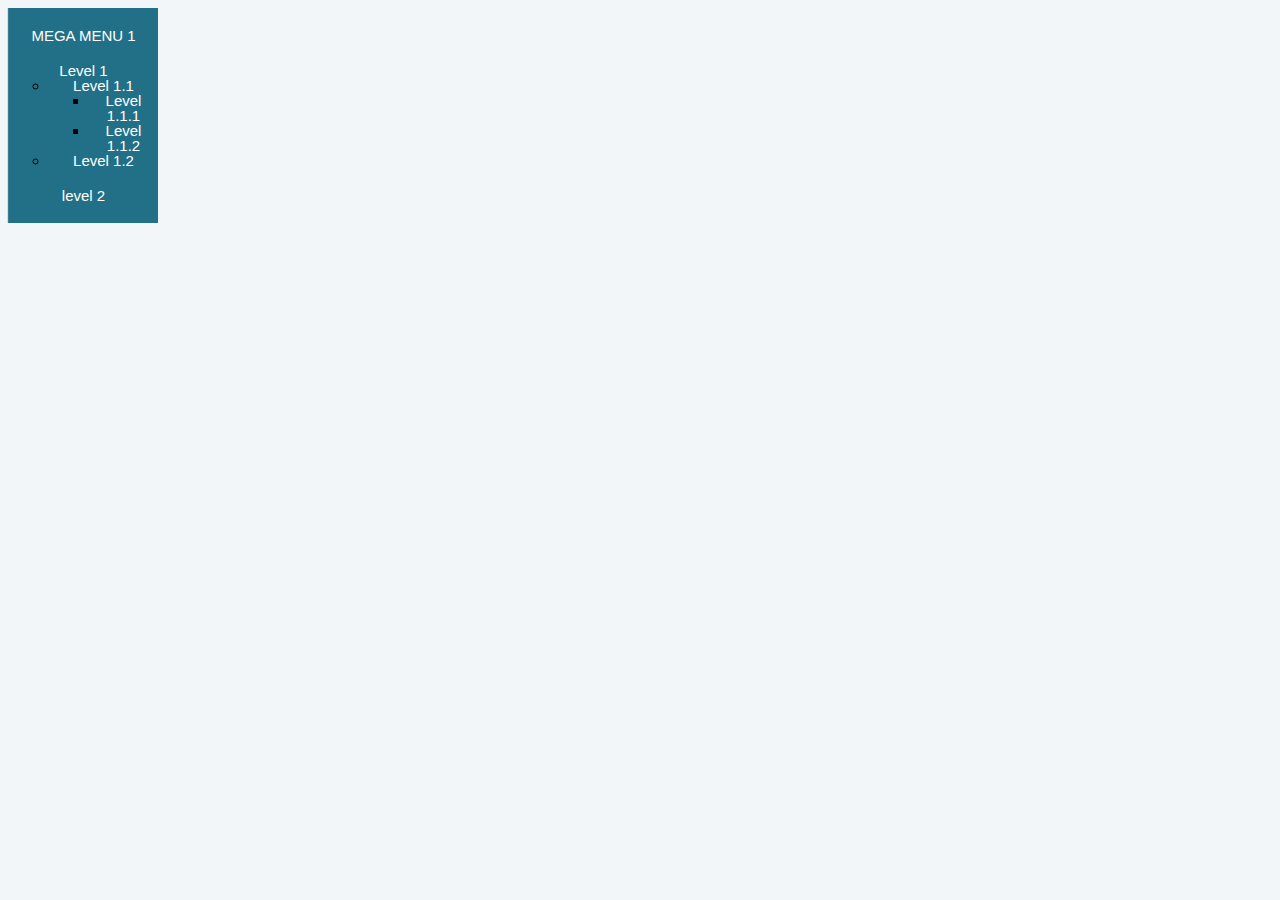
<file: RadioCheckbox/Tabbedmenu.html>
<!DOCTYPE html>
<html lang="en">

<head>
    <link rel="stylesheet" href="main2.css">
    <style>
        .menu-container {
            width: 100%;
            margin: 0 auto;
            padding: 20px 0;
        }

        .menu {
            width: 150px;
            font-family: Verdana, Geneva, sans-serif;
            font-weight: 400;
            font-size: 15px;
            line-height: 15px;
            position: relative;
            padding: 0 0 0 4px;
            margin: 0;
            background-color: #227087;
        }

        .menu a,
        .menu a:link,
        .menu a:visited,
        .menu a:focus,
        span {
            color: #fff;
            text-decoration: none;
        }

        .menu a:hover {
            color: #227087;
            text-decoration: none;
        }

        .menu>li {
            display: block;
            text-align: center;
            margin-left: -4px;
            border-left: 1px solid rgba(255, 255, 255, 0.11);
            box-shadow: -1px 0 0 rgba(0, 0, 0, 0.1);
        }

        .menu>li>a {
            padding: 20px 18px;
            display: block;
        }

        .menu>li:hover>a {
            color: #227087;
        }

        .menu>li:hover {
            background-color: #fff;
        }

        /* Megadrop width dropdown */
        .menu>li .megadrop {
            opacity: 0;
            visibility: hidden;
            position: absolute;
            list-style: none;
            top: 0px;
            left: 153px;
            width: 800px;
            min-height: 100%;
            text-align: left;
            margin-top: 30px;
            padding: 0;
            z-index: 99;
            border-bottom-left-radius: 5px;
            border-bottom-right-radius: 5px;
            overflow: hidden;
            border-top: 2px solid #227087;
            border-right: 2px solid #227087;
            border-bottom: 2px solid #227087;
        }

        .menu>li:hover .megadrop {
            opacity: 1;
            visibility: visible;
            margin-top: 0px;
        }

        .menu ul li:hover:after {
            color: #227087;
        }

        .menu .col {
            width: 14.1%;
            float: left;
            color: white;
            margin: 0 0 0 2.2%;
        }

        .menu .col ul {
            padding: 0;
            margin: 0;
        }

        .menu .col ul li {
            padding: 0;
            list-style: none;
            font-size: 11px;
        }

        .menu .col h3 {
            font-size: 16px;
            padding: 10px 0;
            font-weight: bold;
            margin: 5px 0 5px 0;
            color: #227087;
            background: #eee;
        }

        .menu .col ul li a {
            display: block;
            padding: 0 0 15px 0;
            color: #227087;
        }

        .menu .col ul li a:hover {
            color: #111;
            text-decoration: underline;
        }

        .menu>li>ul li ul,
        .menu li>ul li,
        .menu>li>.megadrop,
        .menu>li>ul,
        .menu>li {
            transition: all 0.2s ease-in-out;
            -moz-transition: all 0.2s ease-in-out;
            -webkit-transition: all 0.2s ease-in-out;
            -ms-transition: all 0.2s ease-in-out;
            -o-transition: all 0.2s ease-in-outs;
        }
    </style>
</head>

<body>

    <div>
        <ul class="menu">
            <li><a href="#">MEGA MENU 1</a>
                <ul class="megadrop">

                    <div class="col">
                        <h3>Title</h3>
                        <ul>
                            <li><a href="#">Sub-menu 1</a>
                            </li>
                            <li><a href="#">Sub-menu 2</a>
                            </li>
                            <li><a href="#">Sub-menu 3</a>
                            </li>
                        </ul>
                    </div>
                    <div class="col">
                        <h3>Title</h3>
                        <ul>
                            <li><a href="#">Sub-menu 1</a>
                            </li>
                            <li><a href="#">Sub-menu 2</a>
                            </li>
                            <li><a href="#">Sub-menu 3</a>
                            </li>
                        </ul>
                    </div>
                    <div class="col">
                        <h3>Title</h3>
                        <ul>
                            <li><a href="#">Sub-menu 1</a>
                            </li>
                            <li><a href="#">Sub-menu 2</a>
                            </li>
                            <li><a href="#">Sub-menu 3</a>
                            </li>
                        </ul>
                    </div>

                </ul>
            </li>


        </ul>
    </div>



    <!---->
    <ul role="menu" aria-labelledby="menu_TOP_title_1" class=" menu stack-horizontally-large clearfix" id="menu_TOP_1">
        <li role="presentation" class="has-children megadrop">
            <!---->
            <!---->
            <div role="presentation" class="group"><span role="presentation" id="menu_Level_1_title_2" class="title in-group">Level 1</span>
                <!---->
                <ul role="group" aria-labelledby="menu_Level_1_title_2" class="" id="menu_Level_1_2">
                    <li role="presentation" class="has-children ">
                        <!---->
                        <!---->
                        <div role="presentation" class="group"><span role="presentation" id="menu_Level_1_1_title_3" class="title in-group">Level 1.1</span>
                            <!---->
                            <ul role="group" aria-labelledby="menu_Level_1_1_title_3" class="" id="menu_Level_1_1_3">
                                <li role="presentation" class=""><a id="menu_Level_1_1_1_0_4" href="#" role="menuitem" tabindex="-1" data-label="Level 1.1.1" class="inline-block"><span class="menu-link">Level 1.1.1</span><span>
                                            <!---->
                                        </span></a>
                                    <!---->
                                    <!---->
                                </li>
                                <li role="presentation" class=""><a id="menu_Level_1_1_2_1_4" href="#" role="menuitem" tabindex="-1" data-label="Level 1.1.2" class="inline-block"><span class="menu-link">Level 1.1.2</span><span>
                                            <!---->
                                        </span></a>
                                    <!---->
                                    <!---->
                                </li>
                                <!---->
                            </ul>
                        </div>
                    </li>
                    <li role="presentation" class=""><a id="menu_Level_1_2_1_3" href="#" role="menuitem" tabindex="-1" data-label="Level 1.2" class="inline-block"><span class="menu-link">Level 1.2</span><span>
                                <!---->
                            </span></a>
                        <!---->
                        <!---->
                    </li>
                    <!---->
                </ul>
            </div>
        </li>
        <li role="presentation" class=""><a id="menu_level_2_1_2" href="#" role="menuitem" tabindex="-1" data-label="level 2" class="inline-block"><span class="menu-link">level 2</span><span>
                    <!---->
                </span></a>
            <!---->
            <!---->
        </li>
        <!---->
    </ul>


</body></html>
</file>
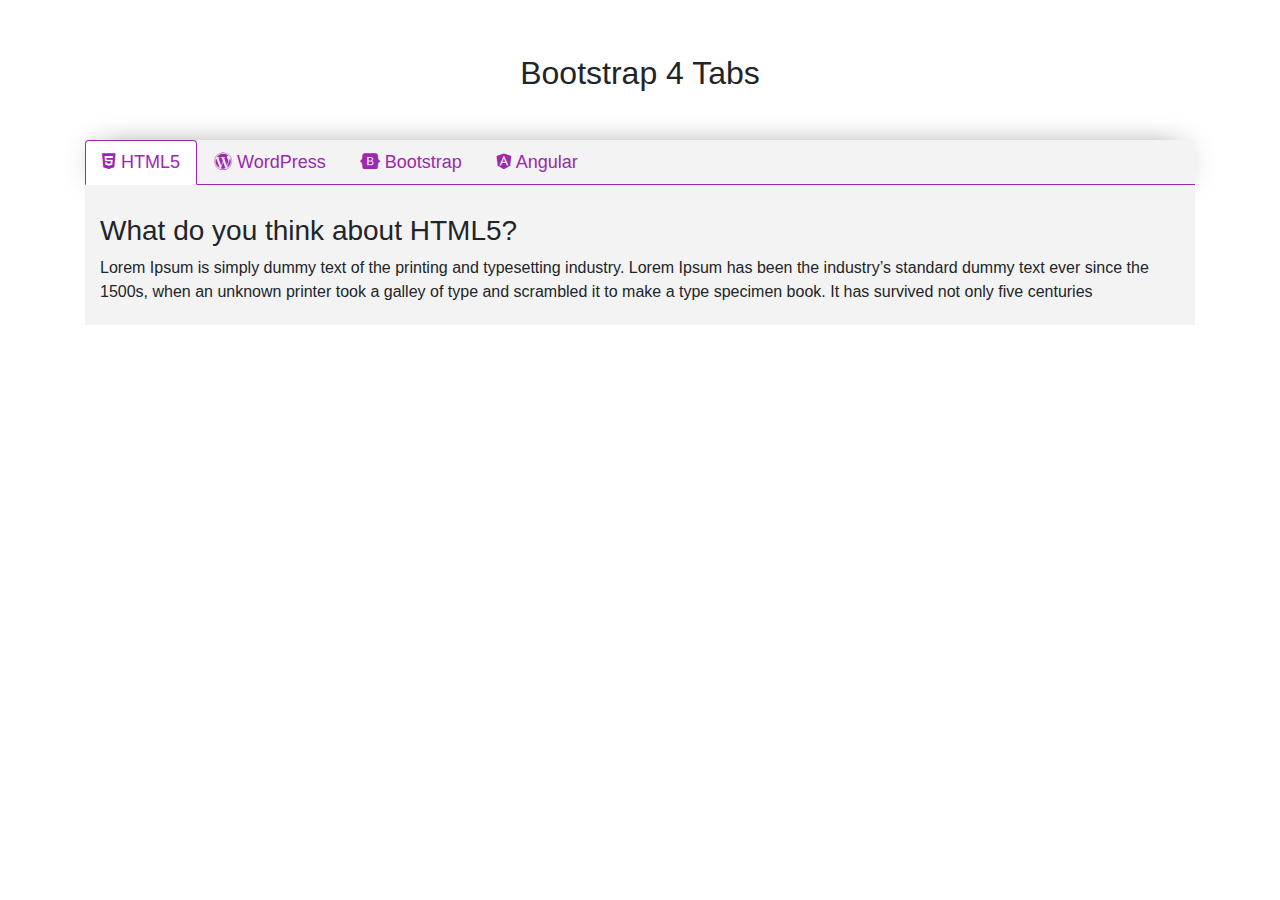
<file: RadioCheckbox/tabs.html>
<!DOCTYPE html>
<html lang="en">
<head>
    <title>How To create Bootstrap 4 Tabs Horizontal Example</title>
    <meta charset="utf-8">
    <meta name="viewport" content="width=device-width, initial-scale=1">
    <link rel="stylesheet" href="https://use.fontawesome.com/releases/v5.10.2/css/all.css">
    <link rel="stylesheet" href="https://stackpath.bootstrapcdn.com/bootstrap/4.4.1/css/bootstrap.min.css">
    <script src="https://code.jquery.com/jquery-3.4.1.slim.min.js"></script>
    <script src="https://cdn.jsdelivr.net/npm/popper.js@1.16.0/dist/umd/popper.min.js"></script>
    <script src="https://stackpath.bootstrapcdn.com/bootstrap/4.4.1/js/bootstrap.min.js"></script>
</head>
    <style>
#tab-menus {
    padding: 30px 0px;
}
#tab-menus .nav-tabs {
    background-color: #f3f3f3;
    box-shadow: 0px 0px 33px -15px #000;
}
#tab-menus .tab-content {
    background-color: #f3f3f3;
    padding: 5px 15px;
}
#tab-menus .nav-link {
    font-size: 18px;
    color: #9C27B0;
}
#tab-menus .nav-tabs {
    border-bottom: 1px solid #9C27B0;
}
#tab-menus .nav-tabs .nav-link.active {
    border-color: #9C27B0 #9C27B0 #fff;
}
</style>
<body>
    <!-- Horizontal Bootstrap 4 Tabs -->
    <section id="tab-menus">
        <div class="container">
            <div class="row">
                <div class="col-12">
                    <h2 class="text-center mt-4 mb-5">Bootstrap 4 Tabs</h2>
                    <!-- Tabs navs -->
                    <ul class="nav nav-tabs" role="tablist">
                        <li class="nav-item">
                            <a class="nav-link active" data-toggle="tab" href="#firstMenu"><i class="fab fa-html5"></i> HTML5</a>
                        </li>
                        <li class="nav-item">
                            <a class="nav-link" data-toggle="tab" href="#secondmenu"><i class="fab fa-wordpress"></i> WordPress</a>
                        </li>
                        <li class="nav-item">
                            <a class="nav-link" data-toggle="tab" href="#thirdmenu"><i class="fab fa-bootstrap"></i> Bootstrap</a>
                        </li>
                        <li class="nav-item">
                            <a class="nav-link" data-toggle="tab" href="#fourthmenu"><i class="fab fa-angular"></i> Angular</a>
                        </li>
                    </ul>
                     <!-- Tabs Content -->
                    <div class="tab-content">
                        <div id="firstMenu" class="tab-pane active">
                            <h3 class="mt-4">What do you think about HTML5?</h3>
                            <p>Lorem Ipsum is simply dummy text of the printing and typesetting industry. Lorem Ipsum has been the industry’s standard dummy text ever since the 1500s, when an unknown printer took a galley of type and scrambled it to make a type specimen book. It has survived not only five centuries</p>
                        </div>
                        <div id="secondmenu" class="tab-pane">
                            <h3 class="mt-4">What do you think about WordPress?</h3>
                            <p>It is a long established fact that a reader will be distracted by the readable content of a page when looking at its layout. The point of using Lorem Ipsum is that it has a more-or-less normal distribution of letters, as opposed to using ‘Content here, content here’, making it look like readable English.</p>
                        </div>
                        <div id="thirdmenu" class="tab-pane">
                            <h3 class="mt-4">What do you think about Bootstrap?</h3>
                            <p>Contrary to popular belief, Lorem Ipsum is not simply random text. It has roots in a piece of classical Latin literature from 45 BC, making it over 2000 years old. Richard McClintock, a Latin professor at Hampden-Sydney College in Virginia, looked up one of the more obscure Latin words, consectetur, from a Lorem Ipsum passage, and going through the cites</p>
                        </div>
                        <div id="fourthmenu" class="tab-pane">
                            <h3 class="mt-4">What do you think about Angular JS?</h3>
                            <p>Contrary to popular belief, Lorem Ipsum is not simply random text. It has roots in a piece of classical Latin literature from 45 BC, making it over 2000 years old. Richard McClintock, a Latin professor at Hampden-Sydney College in Virginia, looked up one of the more obscure Latin words, consectetur, from a Lorem Ipsum passage, and going through the cites</p>
                        </div>
                    </div>
                </div>
            </div>
        </div>
    </section>
</body>
</html>
</file>
<file: designsystem/main.css>
* {
      box-sizing: border-box
  }
h2{
    font-weight: 100;
    color:#3455DB
}
h3{
    color:#212B36;
    font-weight: 400;
    font-size: 1.4rem;
}
h1{
    font-weight: 400;
    font-size: 2rem;
    margin-bottom: 0px;
    text-align: center
}

  *:before,
  *:after {
      box-sizing: border-box
  }

    @import url('https://fonts.googleapis.com/css2?family=Open+Sans:wght@300;400;500;700;800&display=swap');

  body {
      font-family: "Open Sans", Arial, Helvetica, sans-serif;
      font-size: 14px;
      line-height: 1.428571429;
      background: #f3f6f8;
  }

  .text-left {
      text-align: left
  }
  .text-right {
      text-align: right
  }

  .text-center {
      text-align: center
  }

  .text-justify {
      text-align: justify
  }

  label {
      display: inline-block;

  }

  input[type="search"] {
      box-sizing: border-box
  }

  .btn-group-justified > .btn,
  .btn-group-justified > .btn-group {
      float: none;
      display: table-cell;
      width: 1%
  }

  .hidden {
      display: none !important;
      visibility: hidden !important
  }

  .btn-group-justified label {
      padding: 10px 10px 9px 10px;
      width: 100%;
      margin: 0;
      cursor: pointer
  }

  .btn-radio input[type=radio] {
     display: none;

  }


  .btn-radio input[type=radio] + label {
      background: none;
      color: #424242;
      border: 1px solid #d8d8d8;
      font-weight: 300;
      line-height: 1.2rem;
  } 
.btn-radio input[type=radio] + label:hover {
      background: #595a5b;
      color: #fff;
      border: 1px solid #595a5b;
      font-weight: 300;
      line-height: 1.2rem;
  }

.btn-radio input[type=radio] + label span{
    font-size: 12px;
    text-transform: uppercase
}

  .btn-radio input[type=radio]:checked + label {
      /*background: #3455DBxxx;*/
      background: #3455DB;
      color: #fff;
      border-color: #3455DB
  }

  .decision-tree .max-620 {
      max-width: 620px;
      margin: 0 auto
  }
.max-50 {
      max-width: 50%;
      margin: 0 auto
  }

  .decision-tree .question {
      font-size: 18px;
      line-height: 24px;
      position: relative;
      padding-top: 20px
  }

  .decision-tree .answer {
      padding: 20px 30px 20px;
      /*border: 1px dashed #d8d8d8;*/
      position: relative;
      box-shadow: rgba(17, 17, 26, 0.1) 0px 0px 16px;
  }

  .decision-tree .answer .answer-head {
      text-transform: uppercase;
      font-size: 12px;
      color: #7c7c7c;
      background: #f7f7f7;
      padding: 10px;
      margin: -20px -30px 20px
  }

  .decision-tree svg.connector + .question:before,
  .decision-tree svg.connector + .answer:before {
      content: '';
      display: block;
      width: 11px;
      height: 11px;
      left: 50%;
      margin-left: -6px;
      top: -14px;
      position: absolute;
      background: #3455DB;
      border-radius: 5px
  }

  .decision-tree svg.connector {
      width: 100%;
      height: 100px
  }

  .decision-tree svg.connector .marker-circle {
      fill: #3455DB;
      stroke: none
  }

  .decision-tree svg.connector .connector-line {
      stroke: #3455DB;
      stroke-width: 1
  }

  .decision-tree svg.connector .ending-line {
      marker-end: url(#markerCircle)
  }

.padding {
    padding: 10px;
}

.container {
    max-width:900px;
    margin: 0 auto;
 padding: 20px;   
}

section{
clear: both;
}

.image-pure {
    max-width: 100%;
}

h4 {
    font-weight: 300
}

.img-text-center {
    margin: 0 auto;
    display: block;
}
</file>
<file: RadioCheckbox/main.css>
* {
      box-sizing: border-box
  }
h2{
    font-weight: 100;
    color:#3455DB
}
h3{
    color:#212B36;
    font-weight: 400;
    font-size: 1.4rem;
}
h1{
    font-weight: 400;
    font-size: 2rem;
    margin-bottom: 0px;
    text-align: center
}

  *:before,
  *:after {
      box-sizing: border-box
  }

    @import url('https://fonts.googleapis.com/css2?family=Open+Sans:wght@300;400;500;700;800&display=swap');

  body {
      font-family: "Open Sans", Arial, Helvetica, sans-serif;
      font-size: 14px;
      line-height: 1.428571429;
      background: #f3f6f8;
  }

  .text-left {
      text-align: left
  }
  .text-right {
      text-align: right
  }

  .text-center {
      text-align: center
  }

  .text-justify {
      text-align: justify
  }

  label {
      display: inline-block;

  }

  input[type="search"] {
      box-sizing: border-box
  }

  .btn-group-justified > .btn,
  .btn-group-justified > .btn-group {
      float: none;
      display: table-cell;
      width: 1%
  }

  .hidden {
      display: none !important;
      visibility: hidden !important
  }

  .btn-group-justified label {
      padding: 10px 10px 9px 10px;
      width: 100%;
      margin: 0;
      cursor: pointer
  }

  .btn-radio input[type=radio] {
     display: none;

  }


  .btn-radio input[type=radio] + label {
      background: none;
      color: #424242;
      border: 1px solid #d8d8d8;
      font-weight: 300;
      line-height: 1.2rem;
  } 
.btn-radio input[type=radio] + label:hover {
      background: #595a5b;
      color: #fff;
      border: 1px solid #595a5b;
      font-weight: 300;
      line-height: 1.2rem;
  }

.btn-radio input[type=radio] + label span{
    font-size: 12px;
    text-transform: uppercase
}

  .btn-radio input[type=radio]:checked + label {
      /*background: #3455DBxxx;*/
      background: #3455DB;
      color: #fff;
      border-color: #3455DB
  }

  .decision-tree .max-620 {
      max-width: 620px;
      margin: 0 auto
  }
.max-50 {
      max-width: 50%;
      margin: 0 auto
  }

  .decision-tree .question {
      font-size: 18px;
      line-height: 24px;
      position: relative;
      padding-top: 20px
  }

  .decision-tree .answer {
      padding: 20px 30px 20px;
      /*border: 1px dashed #d8d8d8;*/
      position: relative;
      box-shadow: rgba(17, 17, 26, 0.1) 0px 0px 16px;
  }

  .decision-tree .answer .answer-head {
      text-transform: uppercase;
      font-size: 12px;
      color: #7c7c7c;
      background: #f7f7f7;
      padding: 10px;
      margin: -20px -30px 20px
  }

  .decision-tree svg.connector + .question:before,
  .decision-tree svg.connector + .answer:before {
      content: '';
      display: block;
      width: 11px;
      height: 11px;
      left: 50%;
      margin-left: -6px;
      top: -14px;
      position: absolute;
      background: #3455DB;
      border-radius: 5px
  }

  .decision-tree svg.connector {
      width: 100%;
      height: 100px
  }

  .decision-tree svg.connector .marker-circle {
      fill: #3455DB;
      stroke: none
  }

  .decision-tree svg.connector .connector-line {
      stroke: #3455DB;
      stroke-width: 1
  }

  .decision-tree svg.connector .ending-line {
      marker-end: url(#markerCircle)
  }

.padding {
    padding: 10px;
}

.container {
    max-width:900px;
    margin: 0 auto;
 padding: 20px;   
}

section{
clear: both;
}

.image-pure {
    max-width: 100%;
}

h4 {
    font-weight: 300
}

.img-text-center {
    margin: 0 auto;
    display: block;
}
</file>
<file: RadioCheckbox/main2.css>
* {
      box-sizing: border-box
  }

  h2 {
      font-weight: 100;
      color: #3455DB
  }

  h3 {
      color: #212B36;
      font-weight: 400;
      font-size: 1.4rem;
  }

  h1 {
      font-weight: 400;
      font-size: 2rem;
      margin-bottom: 0px;
      text-align: center
  }

  *:before,
  *:after {
      box-sizing: border-box
  }

  @import url('https://fonts.googleapis.com/css2?family=Open+Sans:wght@300;400;500;700;800&display=swap');

  body {
      font-family: "Open Sans", Arial, Helvetica, sans-serif;
      font-size: 14px;
      line-height: 1.428571429;
      background: #f3f6f8;
  }

  .text-left {
      text-align: left
  }

  .text-right {
      text-align: right
  }

  .text-center {
      text-align: center
  }

  .text-justify {
      text-align: justify
  }

  label {
      display: inline-block;

  }

  input[type="search"] {
      box-sizing: border-box
  }

  .btn-group-justified > .btn,
  .btn-group-justified > .btn-group {
      float: none;
      display: table-cell;
      width: 1%
  }

  .hidden {
      display: none !important;
      visibility: hidden !important
  }

  .btn-group-justified label {
      padding: 10px 10px 9px 10px;
      width: 100%;
      margin: 0;
      cursor: pointer
  }

  .btn-radio input[type=radio] {
      display: none;

  }

  .btn-radio input[type=radio] + label {
      background: none;
      color: #424242;
      border: 1px solid #d8d8d8;
      font-weight: 300;
      line-height: 1.2rem;
  }

  .btn-radio input[type=radio] + label:hover {
      background: #595a5b;
      color: #fff;
      border: 1px solid #595a5b;
      font-weight: 300;
      line-height: 1.2rem;
  }

  .btn-radio input[type=radio] + label span {
      font-size: 12px;
      text-transform: uppercase
  }

  .btn-radio input[type=radio]:checked + label {
      /*background: #3455DBxxx;*/
      background: #3455DB;
      color: #fff;
      border-color: #3455DB
  }

  .decision-tree .max-grid {
      max-width: 620px;
      margin: 0 auto
  }

  .max-50 {
      max-width: 50%;
      margin: 0 auto
  }

  .decision-tree .question {
      font-size: 18px;
      line-height: 24px;
      position: relative;
      padding-top: 20px
  }

  .decision-tree .answer {
      padding: 20px 30px 20px;
      /*border: 1px dashed #d8d8d8;*/
      position: relative;
      box-shadow: rgba(17, 17, 26, 0.1) 0px 0px 16px;
  }

  .decision-tree .answer .answer-head {
      text-transform: uppercase;
      font-size: 12px;
      color: #7c7c7c;
      background: #f7f7f7;
      padding: 10px;
      margin: -20px -30px 20px
  }

  .decision-tree svg.connector + .question:before,
  .decision-tree svg.connector + .answer:before {
      content: '';
      display: block;
      width: 11px;
      height: 11px;
      left: 50%;
      margin-left: -6px;
      top: -14px;
      position: absolute;
      background: #3455DB;
      border-radius: 5px
  }

  .decision-tree svg.connector {
      width: 100%;
      height: 100px
  }

  .decision-tree svg.connector .marker-circle {
      fill: #3455DB;
      stroke: none
  }

  .decision-tree svg.connector .connector-line {
      stroke: #3455DB;
      stroke-width: 1
  }

  .decision-tree svg.connector .ending-line {
      marker-end: url(#markerCircle)
  }

  .padding {
      padding: 10px;
  }

  .container {
      max-width: 900px;
      margin: 0 auto;
      padding: 20px;
  }

  section {
      clear: both;
  }

  .image-pure {
      max-width: 100%;
  }

  h4 {
      font-weight: 300
  }

  .img-text-center {
      margin: 0 auto;
      display: block;
  }
</file>
